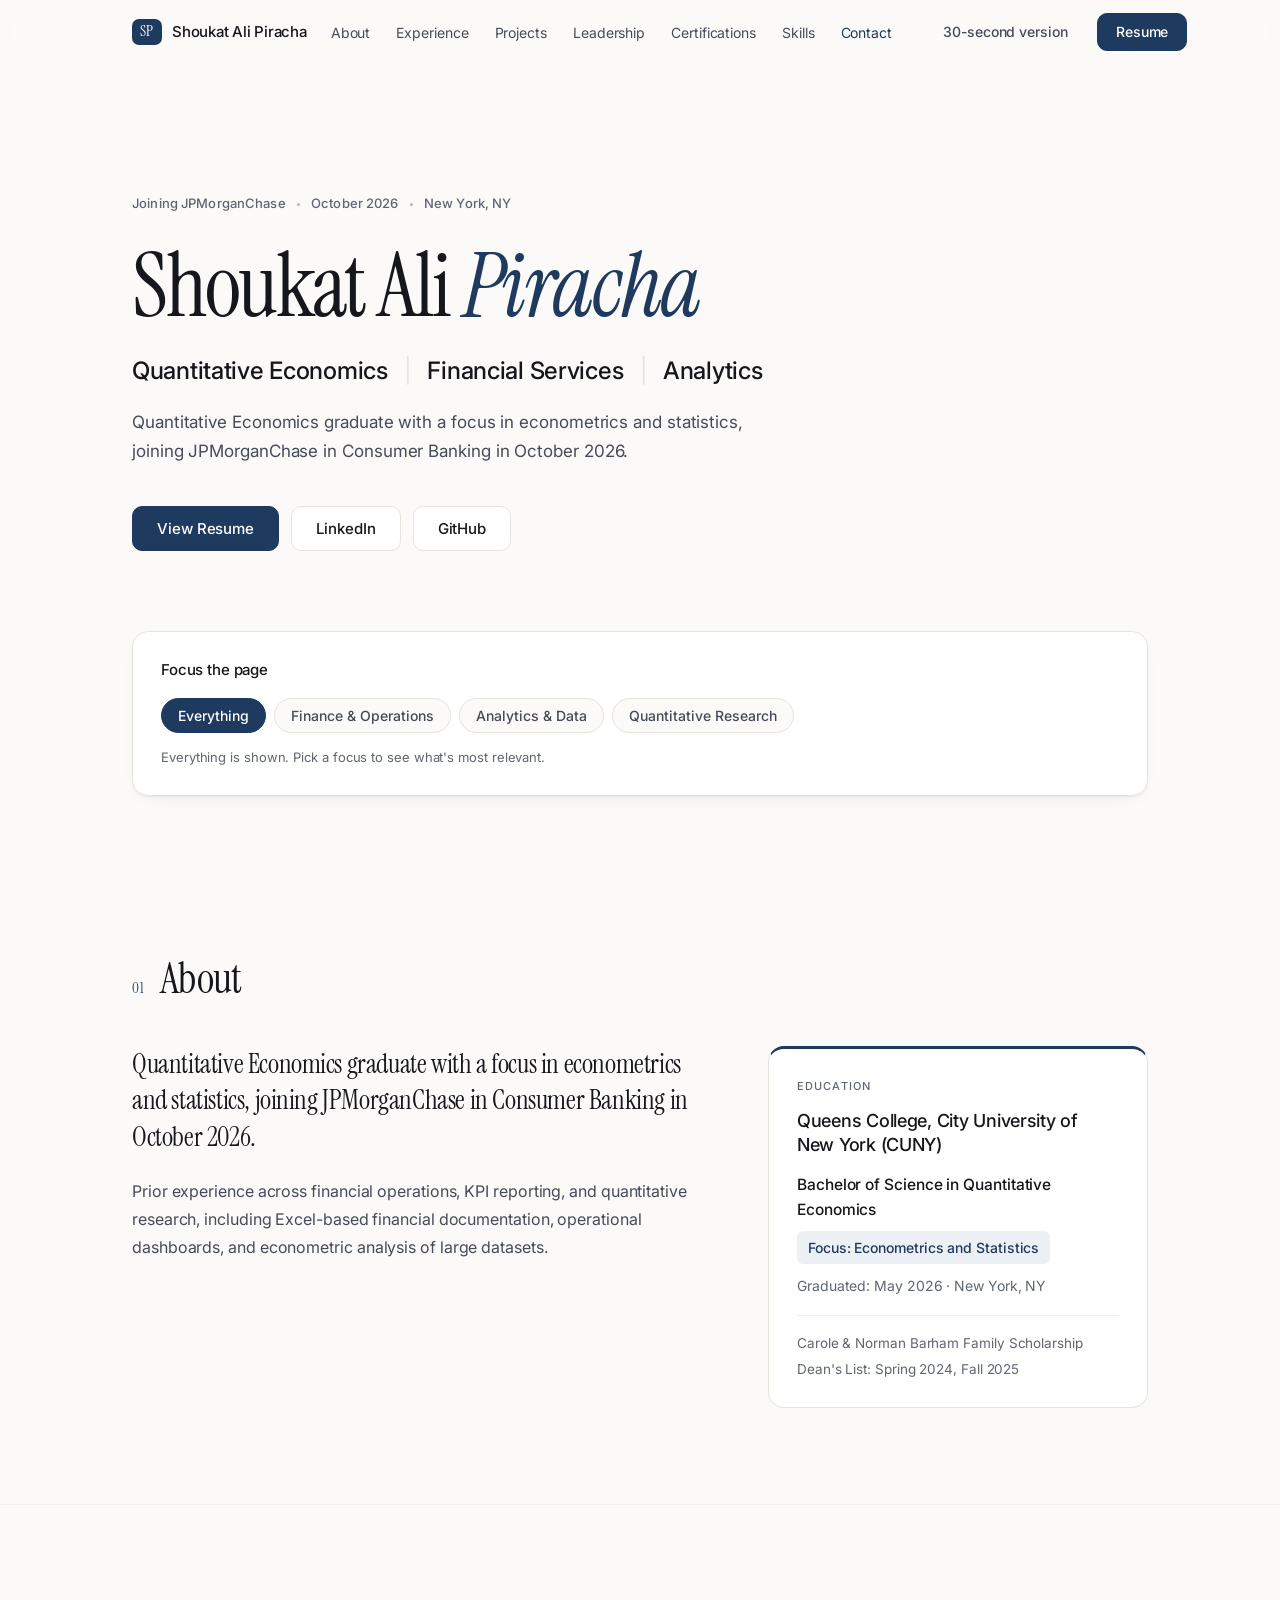
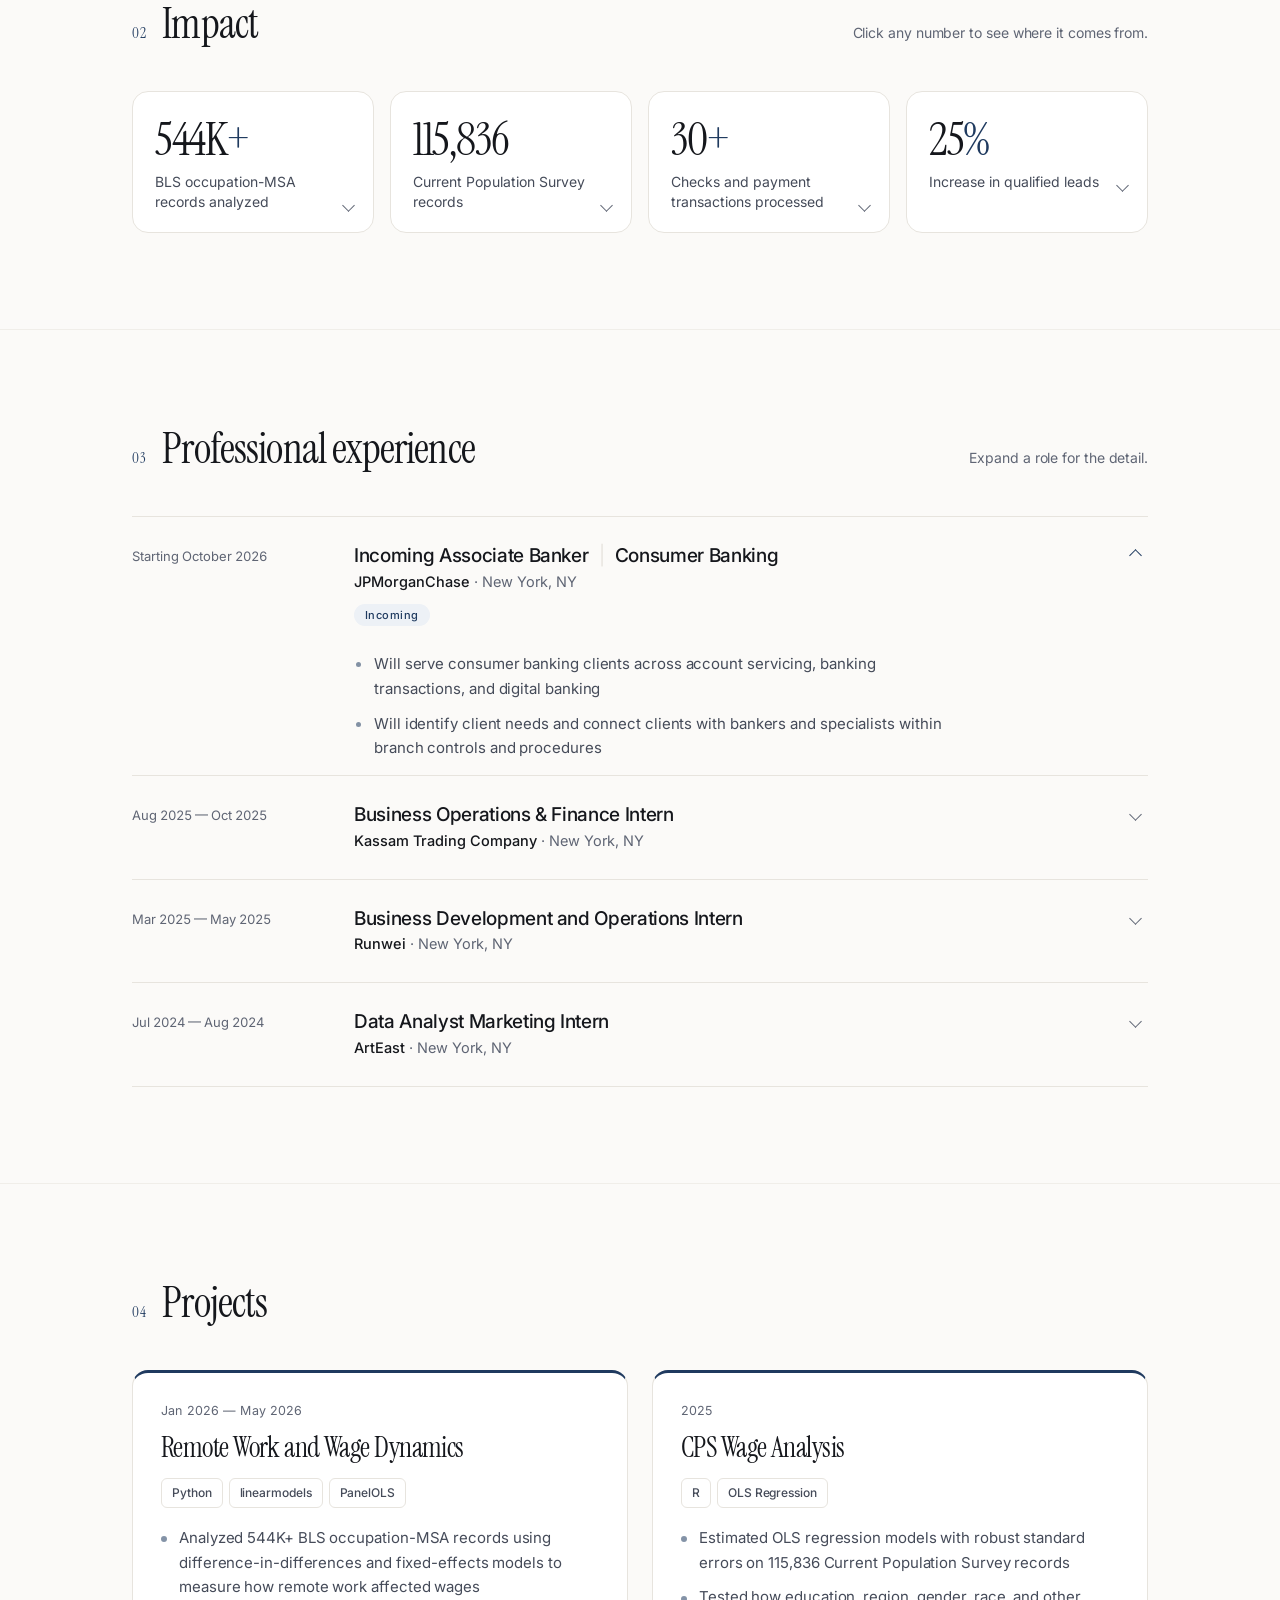
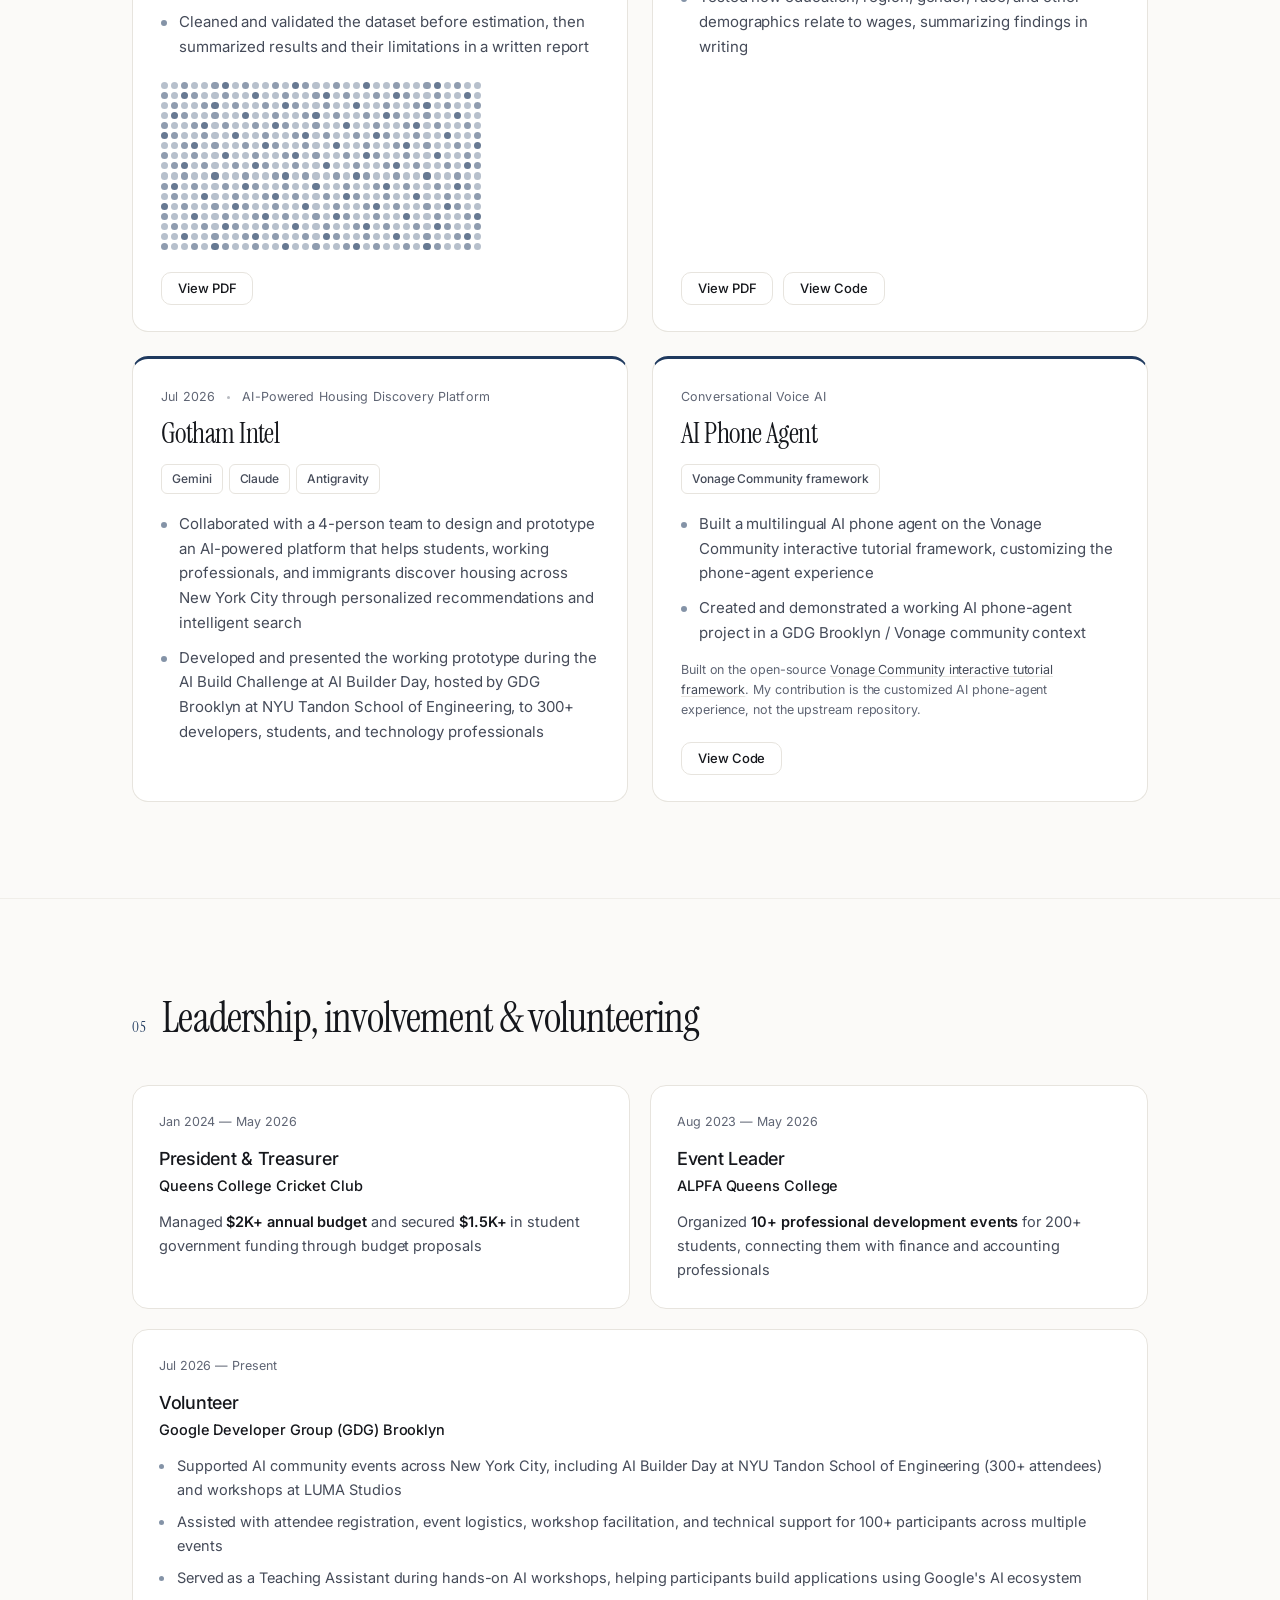
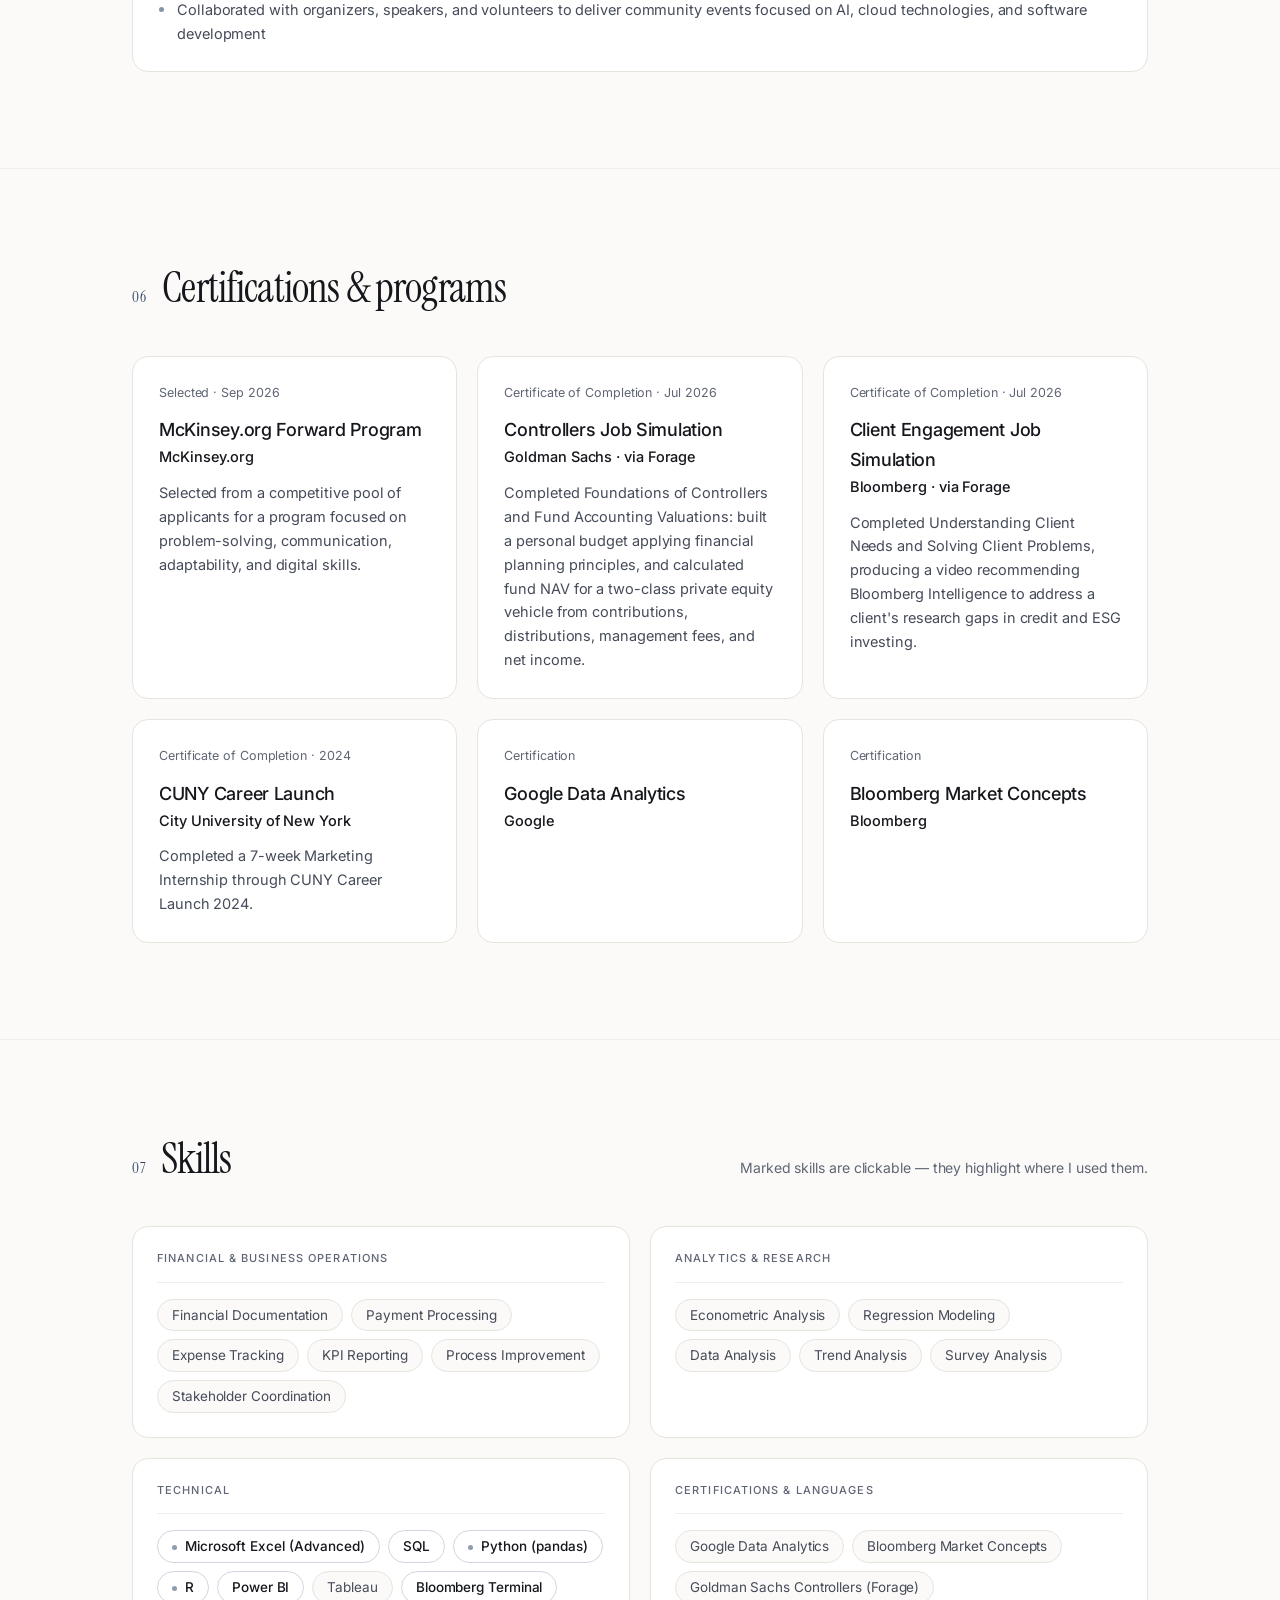
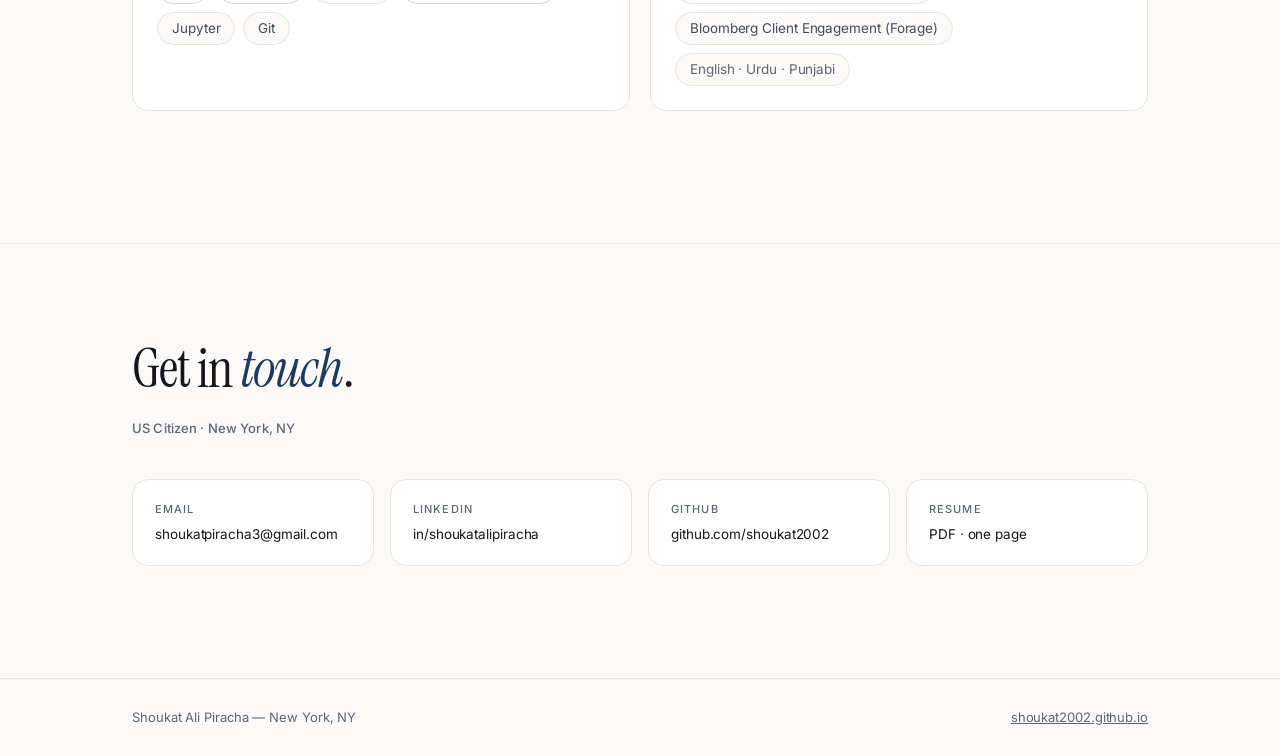
<file: index.html>
<!DOCTYPE html>
<html lang="en">
<head>
<meta charset="utf-8">
<meta name="viewport" content="width=device-width, initial-scale=1">

<title>Shoukat Ali Piracha | Quantitative Economics, Finance &amp; Analytics</title>
<meta name="description" content="Quantitative Economics graduate with a focus in econometrics and statistics, joining JPMorganChase in Consumer Banking in October 2026. Prior experience across financial operations, KPI reporting, and quantitative research.">
<meta name="author" content="Shoukat Ali Piracha">
<link rel="canonical" href="https://shoukat2002.github.io/">

<meta property="og:type" content="website">
<meta property="og:url" content="https://shoukat2002.github.io/">
<meta property="og:site_name" content="Shoukat Ali Piracha">
<meta property="og:title" content="Shoukat Ali Piracha | Quantitative Economics, Financial Services &amp; Analytics">
<meta property="og:description" content="Quantitative Economics graduate with a focus in econometrics and statistics, joining JPMorganChase in Consumer Banking in October 2026.">
<meta property="og:image" content="https://shoukat2002.github.io/og-image.png">
<meta property="og:image:width" content="1200">
<meta property="og:image:height" content="630">
<meta property="og:image:alt" content="Shoukat Ali Piracha — Quantitative Economics, Financial Services and Analytics">
<meta name="twitter:card" content="summary_large_image">
<meta name="twitter:title" content="Shoukat Ali Piracha | Quantitative Economics, Financial Services &amp; Analytics">
<meta name="twitter:description" content="Quantitative Economics graduate with a focus in econometrics and statistics, joining JPMorganChase in Consumer Banking in October 2026.">
<meta name="twitter:image" content="https://shoukat2002.github.io/og-image.png">

<meta name="theme-color" content="#FBFAF8">
<link rel="icon" href="data:image/svg+xml,%3Csvg xmlns='http://www.w3.org/2000/svg' viewBox='0 0 64 64'%3E%3Crect width='64' height='64' rx='14' fill='%231F3A5F'/%3E%3Ctext x='32' y='43' font-family='Georgia,serif' font-size='30' fill='white' text-anchor='middle'%3ESP%3C/text%3E%3C/svg%3E">

<link rel="preconnect" href="https://fonts.googleapis.com">
<link rel="preconnect" href="https://fonts.gstatic.com" crossorigin>
<link href="https://fonts.googleapis.com/css2?family=Instrument+Serif:ital@0;1&amp;family=Inter:wght@400;500;600&amp;display=swap" rel="stylesheet">
<link rel="stylesheet" href="styles.css">

<script type="application/ld+json">
{
  "@context": "https://schema.org",
  "@type": "Person",
  "name": "Shoukat Ali Piracha",
  "url": "https://shoukat2002.github.io/",
  "email": "mailto:shoukatpiracha3@gmail.com",
  "description": "Quantitative Economics graduate with a focus in econometrics and statistics, joining JPMorganChase in Consumer Banking in October 2026.",
  "alumniOf": { "@type": "CollegeOrUniversity", "name": "Queens College, City University of New York (CUNY)" },
  "address": { "@type": "PostalAddress", "addressLocality": "New York", "addressRegion": "NY", "addressCountry": "US" },
  "sameAs": [
    "https://www.linkedin.com/in/shoukatalipiracha",
    "https://github.com/shoukat2002"
  ]
}
</script>
</head>
<body>

<a class="skip-link" href="#main">Skip to content</a>

<header class="site-header" id="siteHeader">
  <div class="wrap header-inner">
    <a class="brand" href="#top">
      <span class="brand-mark" aria-hidden="true">SP</span>
      <span class="brand-name">Shoukat Ali Piracha</span>
    </a>

    <nav class="site-nav" id="siteNav" aria-label="Primary">
      <ul class="nav-list">
        <li><a href="#about">About</a></li>
        <li><a href="#experience">Experience</a></li>
        <li><a href="#projects">Projects</a></li>
        <li><a href="#leadership">Leadership</a></li>
        <li><a href="#certifications">Certifications</a></li>
        <li><a href="#skills">Skills</a></li>
        <li><a href="#contact">Contact</a></li>
      </ul>
      <div class="nav-actions">
        <button type="button" class="btn btn-quiet js-open-tldr">30-second version</button>
        <a class="btn btn-solid" href="Shoukat_Ali_Piracha_Resume.pdf" target="_blank" rel="noopener">Resume</a>
      </div>
    </nav>

    <button type="button" class="nav-toggle" id="navToggle" aria-expanded="false" aria-controls="siteNav" aria-label="Menu">
      <span class="nav-toggle-bars" aria-hidden="true"><i></i><i></i></span>
    </button>
  </div>
</header>

<main id="main">

<!-- ══ HERO ══════════════════════════════════════════════
     ON YOUR START DATE (October 12, 2026): change the eyebrow below to
     "JPMorganChase · Consumer Banking · New York City", then update the
     Experience entry and the resume PDF (see the comment in Experience). -->
<section class="hero" id="top">
  <div class="wrap">
    <p class="eyebrow reveal"><span class="nw">Joining JPMorganChase</span> <span class="dot" aria-hidden="true"></span> <span class="nw">October 2026</span> <span class="dot" aria-hidden="true"></span> <span class="nw">New York, NY</span></p>

    <h1 class="hero-name reveal">Shoukat Ali <em>Piracha</em></h1>

    <p class="hero-headline reveal">
      <span class="nw">Quantitative Economics</span> <span class="hero-sep" aria-hidden="true">|</span>
      <span class="nw">Financial Services</span> <span class="hero-sep" aria-hidden="true">|</span>
      <span class="nw">Analytics</span>
    </p>

    <p class="hero-sub reveal">
      Quantitative Economics graduate with a focus in econometrics and statistics, joining
      JPMorganChase in Consumer Banking in October 2026.
    </p>

    <div class="hero-ctas reveal">
      <a class="btn btn-solid btn-lg" href="Shoukat_Ali_Piracha_Resume.pdf" target="_blank" rel="noopener">View Resume</a>
      <a class="btn btn-outline btn-lg" href="https://www.linkedin.com/in/shoukatalipiracha" target="_blank" rel="noopener">LinkedIn</a>
      <a class="btn btn-outline btn-lg" href="https://github.com/shoukat2002" target="_blank" rel="noopener">GitHub</a>
    </div>
  </div>
</section>

<!-- ══ LENS ══════════════════════════════════════════════ -->
<section class="lens-section" id="lens" aria-labelledby="lens-title">
  <div class="wrap">
    <div class="lens-bar reveal">
      <h2 class="lens-title" id="lens-title">Focus the page</h2>
      <div class="lens-options" role="group" aria-label="Filter the page by focus area">
        <button type="button" class="lens-btn is-active" data-lens="all" aria-pressed="true">Everything</button>
        <button type="button" class="lens-btn" data-lens="finance" aria-pressed="false">Finance &amp; Operations</button>
        <button type="button" class="lens-btn" data-lens="analytics" aria-pressed="false">Analytics &amp; Data</button>
        <button type="button" class="lens-btn" data-lens="research" aria-pressed="false">Quantitative Research</button>
      </div>
      <p class="lens-hint" id="lensHint" role="status">Everything is shown. Pick a focus to see what's most relevant.</p>
    </div>
  </div>
</section>

<!-- ══ ABOUT + EDUCATION ═════════════════════════════════ -->
<section class="section" id="about" aria-labelledby="about-title">
  <div class="wrap">
    <div class="section-head reveal">
      <span class="section-num">01</span>
      <h2 class="section-title" id="about-title">About</h2>
    </div>

    <div class="about-grid">
      <div class="about-copy reveal">
        <p class="about-lede">
          Quantitative Economics graduate with a focus in econometrics and statistics,
          joining JPMorganChase in Consumer Banking in October 2026.
        </p>
        <p>
          Prior experience across financial operations, KPI reporting, and quantitative
          research, including Excel-based financial documentation, operational dashboards,
          and econometric analysis of large datasets.
        </p>
      </div>

      <div class="edu edu-feature reveal" data-tags="research analytics">
        <p class="edu-k">Education</p>
        <h3 class="edu-title">Queens College, City University of New York (CUNY)</h3>
        <p class="edu-degree">Bachelor of Science in Quantitative Economics</p>
        <p class="edu-focus">Focus: Econometrics and Statistics</p>
        <p class="edu-when">Graduated: May 2026 · New York, NY</p>
        <ul class="edu-honors">
          <li>Carole &amp; Norman Barham Family Scholarship</li>
          <li>Dean's List: Spring 2024, Fall 2025</li>
        </ul>
      </div>
    </div>
  </div>
</section>

<!-- ══ METRICS ═══════════════════════════════════════════ -->
<section class="section" id="impact" aria-labelledby="impact-title">
  <div class="wrap">
    <div class="section-head reveal">
      <span class="section-num">02</span>
      <h2 class="section-title" id="impact-title">Impact</h2>
      <p class="section-note">Click any number to see where it comes from.</p>
    </div>

    <div class="metrics">
      <article class="metric reveal" data-tags="research analytics">
        <button type="button" class="metric-btn" aria-expanded="false" aria-controls="m1">
          <span class="metric-num">544K<span class="metric-plus">+</span></span>
          <span class="metric-label">BLS occupation-MSA records analyzed</span>
          <span class="metric-cue" aria-hidden="true"></span>
        </button>
        <div class="metric-body" id="m1" hidden>
          <dl>
            <dt>Where</dt><dd>Remote Work and Wage Dynamics &mdash; Jan 2026 to May 2026</dd>
            <dt>What</dt><dd>Analyzed 544K+ BLS occupation-MSA records using difference-in-differences and fixed-effects models to measure how remote work affected wages.</dd>
          </dl>
        </div>
      </article>

      <article class="metric reveal" data-tags="research analytics">
        <button type="button" class="metric-btn" aria-expanded="false" aria-controls="m2">
          <span class="metric-num">115,836</span>
          <span class="metric-label">Current Population Survey records</span>
          <span class="metric-cue" aria-hidden="true"></span>
        </button>
        <div class="metric-body" id="m2" hidden>
          <dl>
            <dt>Where</dt><dd>CPS Wage Analysis &mdash; 2025</dd>
            <dt>What</dt><dd>Estimated OLS regression models with robust standard errors on 115,836 Current Population Survey records.</dd>
          </dl>
        </div>
      </article>

      <article class="metric reveal" data-tags="finance">
        <button type="button" class="metric-btn" aria-expanded="false" aria-controls="m3">
          <span class="metric-num">30<span class="metric-plus">+</span></span>
          <span class="metric-label">Checks and payment transactions processed</span>
          <span class="metric-cue" aria-hidden="true"></span>
        </button>
        <div class="metric-body" id="m3" hidden>
          <dl>
            <dt>Where</dt><dd>Kassam Trading Company &mdash; Business Operations &amp; Finance Intern</dd>
            <dt>What</dt><dd>Processed 30+ checks and payment transactions, maintaining Excel-based financial documentation and transaction records.</dd>
          </dl>
        </div>
      </article>

      <article class="metric reveal" data-tags="finance analytics">
        <button type="button" class="metric-btn" aria-expanded="false" aria-controls="m4">
          <span class="metric-num">25<span class="metric-plus">%</span></span>
          <span class="metric-label">Increase in qualified leads</span>
          <span class="metric-cue" aria-hidden="true"></span>
        </button>
        <div class="metric-body" id="m4" hidden>
          <dl>
            <dt>Where</dt><dd>Runwei &mdash; Business Development and Operations Intern</dd>
            <dt>What</dt><dd>Redesigned market research and outreach workflows using AI tooling, increasing qualified leads 25%.</dd>
          </dl>
        </div>
      </article>
    </div>
  </div>
</section>

<!-- ══ EXPERIENCE ════════════════════════════════════════ -->
<section class="section" id="experience" aria-labelledby="exp-title">
  <div class="wrap">
    <div class="section-head reveal">
      <span class="section-num">03</span>
      <h2 class="section-title" id="exp-title">Professional experience</h2>
      <p class="section-note">Expand a role for the detail.</p>
    </div>

    <div class="timeline">

      <!-- JPMorganChase — ON YOUR START DATE: change the title to
           "Associate Banker | Consumer Banking", the date to "Oct 2026 — Present",
           remove the "Incoming" tag, and change the bullets to past/present tense
           using only results you have actually achieved. Update the resume PDF too. -->
      <article class="role reveal is-open" data-tags="finance">
        <h3>
          <button type="button" class="role-btn" aria-expanded="true" aria-controls="r1">
            <span class="role-when">Starting October 2026</span>
            <span class="role-title">Incoming Associate Banker <span class="role-div" aria-hidden="true">|</span> Consumer Banking</span>
            <span class="role-co">JPMorganChase <span class="role-loc">· New York, NY</span></span>
            <span class="role-tags" aria-hidden="true"><span class="tag tag-status">Incoming</span></span>
            <span class="role-cue" aria-hidden="true"></span>
          </button>
        </h3>
        <div class="role-panel" id="r1">
          <div class="role-panel-inner">
            <ul>
              <li>Will serve consumer banking clients across account servicing, banking transactions, and digital banking</li>
              <li>Will identify client needs and connect clients with bankers and specialists within branch controls and procedures</li>
            </ul>
          </div>
        </div>
      </article>

      <article class="role reveal" data-tags="finance" data-skills="excel">
        <h3>
          <button type="button" class="role-btn" aria-expanded="false" aria-controls="r2">
            <span class="role-when">Aug 2025 — Oct 2025</span>
            <span class="role-title">Business Operations &amp; Finance Intern</span>
            <span class="role-co">Kassam Trading Company <span class="role-loc">· New York, NY</span></span>
            <span class="role-cue" aria-hidden="true"></span>
          </button>
        </h3>
        <div class="role-panel" id="r2">
          <div class="role-panel-inner">
            <ul>
              <li>Processed <strong>30+ checks and payment transactions</strong>, maintaining Excel-based financial documentation and transaction records</li>
              <li>Monitored company expenses and outstanding payments, flagging discrepancies and improving visibility into financial activity</li>
              <li>Coordinated requirements and follow-ups across 8+ client meetings with domestic and international buyers</li>
            </ul>
          </div>
        </div>
      </article>

      <article class="role reveal" data-tags="finance analytics" data-skills="excel">
        <h3>
          <button type="button" class="role-btn" aria-expanded="false" aria-controls="r3">
            <span class="role-when">Mar 2025 — May 2025</span>
            <span class="role-title">Business Development and Operations Intern</span>
            <span class="role-co">Runwei <span class="role-loc">· New York, NY</span></span>
            <span class="role-cue" aria-hidden="true"></span>
          </button>
        </h3>
        <div class="role-panel" id="r3">
          <div class="role-panel-inner">
            <ul>
              <li>Built Excel KPI dashboards used for operational reporting and pipeline monitoring across the team</li>
              <li>Redesigned market research and outreach workflows using AI tooling, increasing qualified leads <strong>25%</strong></li>
              <li>Evaluated partnership fit and supported outreach that generated engagement from 15+ organizations</li>
            </ul>
          </div>
        </div>
      </article>

      <article class="role reveal" data-tags="analytics" data-skills="excel">
        <h3>
          <button type="button" class="role-btn" aria-expanded="false" aria-controls="r4">
            <span class="role-when">Jul 2024 — Aug 2024</span>
            <span class="role-title">Data Analyst Marketing Intern</span>
            <span class="role-co">ArtEast <span class="role-loc">· New York, NY</span></span>
            <span class="role-cue" aria-hidden="true"></span>
          </button>
        </h3>
        <div class="role-panel" id="r4">
          <div class="role-panel-inner">
            <ul>
              <li>Consolidated 3 years of fragmented survey data into structured Excel datasets for trend and cohort analysis</li>
              <li>Analyzed <strong>1,000+ survey responses</strong> to identify engagement drivers and reported findings to stakeholders</li>
            </ul>
          </div>
        </div>
      </article>

    </div>
  </div>
</section>

<!-- ══ PROJECTS ══════════════════════════════════════════ -->
<section class="section" id="projects" aria-labelledby="proj-title">
  <div class="wrap">
    <div class="section-head reveal">
      <span class="section-num">04</span>
      <h2 class="section-title" id="proj-title">Projects</h2>
    </div>

    <div class="proj-grid">
      <article class="proj-card reveal" data-tags="research analytics" data-skills="python">
        <p class="project-meta">Jan 2026 — May 2026</p>
        <h3 class="project-title">Remote Work and Wage Dynamics</h3>
        <ul class="method-tags" aria-label="Tools">
          <li>Python</li>
          <li>linearmodels</li>
          <li>PanelOLS</li>
        </ul>
        <ul class="proj-points">
          <li>Analyzed 544K+ BLS occupation-MSA records using difference-in-differences and fixed-effects models to measure how remote work affected wages</li>
          <li>Cleaned and validated the dataset before estimation, then summarized results and their limitations in a written report</li>
        </ul>
        <div class="dotgrid proj-dots" id="dotgrid" aria-hidden="true"></div>
        <div class="project-links">
          <a class="btn btn-outline" href="Remote_Work_and_Wage_Dynamics_Piracha.pdf" target="_blank" rel="noopener">View PDF</a>
        </div>
      </article>

      <article class="proj-card reveal" data-tags="research analytics" data-skills="r">
        <p class="project-meta">2025</p>
        <h3 class="project-title">CPS Wage Analysis</h3>
        <ul class="method-tags" aria-label="Tools">
          <li>R</li>
          <li>OLS Regression</li>
        </ul>
        <ul class="proj-points">
          <li>Estimated OLS regression models with robust standard errors on 115,836 Current Population Survey records</li>
          <li>Tested how education, region, gender, race, and other demographics relate to wages, summarizing findings in writing</li>
        </ul>
        <div class="project-links">
          <a class="btn btn-outline" href="CPS_Wage_Analysis_Piracha.pdf" target="_blank" rel="noopener">View PDF</a>
          <a class="btn btn-outline" href="CPS_Wage_Analysis_Piracha.qmd" target="_blank" rel="noopener">View Code</a>
        </div>
      </article>

      <article class="proj-card reveal" data-tags="analytics">
        <p class="project-meta">Jul 2026 <span class="dot" aria-hidden="true"></span> AI-Powered Housing Discovery Platform</p>
        <h3 class="project-title">Gotham Intel</h3>
        <ul class="method-tags" aria-label="Built with">
          <li>Gemini</li>
          <li>Claude</li>
          <li>Antigravity</li>
        </ul>
        <ul class="proj-points">
          <li>Collaborated with a 4-person team to design and prototype an AI-powered platform that helps students, working professionals, and immigrants discover housing across New York City through personalized recommendations and intelligent search</li>
          <li>Developed and presented the working prototype during the AI Build Challenge at AI Builder Day, hosted by GDG Brooklyn at NYU Tandon School of Engineering, to 300+ developers, students, and technology professionals</li>
        </ul>
      </article>

      <article class="proj-card reveal" data-tags="analytics">
        <p class="project-meta">Conversational Voice AI</p>
        <h3 class="project-title">AI Phone Agent</h3>
        <ul class="method-tags" aria-label="Framework">
          <li>Vonage Community framework</li>
        </ul>
        <ul class="proj-points">
          <li>Built a multilingual AI phone agent on the Vonage Community interactive tutorial framework, customizing the phone-agent experience</li>
          <li>Created and demonstrated a working AI phone-agent project in a GDG Brooklyn / Vonage community context</li>
        </ul>
        <p class="project-attrib">Built on the open-source <a href="https://github.com/Vonage-Community/tutorial-interactive_tutorials" target="_blank" rel="noopener">Vonage Community interactive tutorial framework</a>. My contribution is the customized AI phone-agent experience, not the upstream repository.</p>
        <div class="project-links">
          <a class="btn btn-outline" href="https://github.com/shoukat2002/tutorial-interactive_tutorials" target="_blank" rel="noopener">View Code</a>
        </div>
      </article>
    </div>
  </div>
</section>

<!-- ══ LEADERSHIP ════════════════════════════════════════ -->
<section class="section" id="leadership" aria-labelledby="lead-title">
  <div class="wrap">
    <div class="section-head reveal">
      <span class="section-num">05</span>
      <h2 class="section-title" id="lead-title">Leadership, involvement &amp; volunteering</h2>
    </div>

    <div class="lead-grid">
      <article class="lead-card reveal" data-tags="finance">
        <p class="lead-when">Jan 2024 — May 2026</p>
        <h3>President &amp; Treasurer</h3>
        <p class="lead-org">Queens College Cricket Club</p>
        <p class="lead-desc">Managed <strong>$2K+ annual budget</strong> and secured <strong>$1.5K+</strong> in student government funding through budget proposals</p>
      </article>

      <article class="lead-card reveal" data-tags="finance">
        <p class="lead-when">Aug 2023 — May 2026</p>
        <h3>Event Leader</h3>
        <p class="lead-org">ALPFA Queens College</p>
        <p class="lead-desc">Organized <strong>10+ professional development events</strong> for 200+ students, connecting them with finance and accounting professionals</p>
      </article>

      <article class="lead-card lead-card-wide reveal" data-tags="analytics">
        <p class="lead-when">Jul 2026 — Present</p>
        <h3>Volunteer</h3>
        <p class="lead-org">Google Developer Group (GDG) Brooklyn</p>
        <ul class="lead-list">
          <li>Supported AI community events across New York City, including AI Builder Day at NYU Tandon School of Engineering (300+ attendees) and workshops at LUMA Studios</li>
          <li>Assisted with attendee registration, event logistics, workshop facilitation, and technical support for 100+ participants across multiple events</li>
          <li>Served as a Teaching Assistant during hands-on AI workshops, helping participants build applications using Google's AI ecosystem</li>
          <li>Collaborated with organizers, speakers, and volunteers to deliver community events focused on AI, cloud technologies, and software development</li>
        </ul>
      </article>
    </div>
  </div>
</section>

<!-- ══ CERTIFICATIONS & PROGRAMS ═════════════════════════ -->
<section class="section" id="certifications" aria-labelledby="cert-title">
  <div class="wrap">
    <div class="section-head reveal">
      <span class="section-num">06</span>
      <h2 class="section-title" id="cert-title">Certifications &amp; programs</h2>
    </div>

    <div class="cert-grid">
      <article class="lead-card reveal" data-tags="finance">
        <p class="lead-when">Selected · Sep 2026</p>
        <h3>McKinsey.org Forward Program</h3>
        <p class="lead-org">McKinsey.org</p>
        <p class="lead-desc">Selected from a competitive pool of applicants for a program focused on problem-solving, communication, adaptability, and digital skills.</p>
      </article>

      <article class="lead-card reveal" data-tags="finance">
        <p class="lead-when">Certificate of Completion · Jul 2026</p>
        <h3>Controllers Job Simulation</h3>
        <p class="lead-org">Goldman Sachs · via Forage</p>
        <p class="lead-desc">Completed Foundations of Controllers and Fund Accounting Valuations: built a personal budget applying financial planning principles, and calculated fund NAV for a two-class private equity vehicle from contributions, distributions, management fees, and net income.</p>
      </article>

      <article class="lead-card reveal" data-tags="finance">
        <p class="lead-when">Certificate of Completion · Jul 2026</p>
        <h3>Client Engagement Job Simulation</h3>
        <p class="lead-org">Bloomberg · via Forage</p>
        <p class="lead-desc">Completed Understanding Client Needs and Solving Client Problems, producing a video recommending Bloomberg Intelligence to address a client's research gaps in credit and ESG investing.</p>
      </article>

      <article class="lead-card reveal" data-tags="analytics">
        <p class="lead-when">Certificate of Completion · 2024</p>
        <h3>CUNY Career Launch</h3>
        <p class="lead-org">City University of New York</p>
        <p class="lead-desc">Completed a 7-week Marketing Internship through CUNY Career Launch 2024.</p>
      </article>

      <article class="lead-card reveal" data-tags="analytics">
        <p class="lead-when">Certification</p>
        <h3>Google Data Analytics</h3>
        <p class="lead-org">Google</p>
      </article>

      <article class="lead-card reveal" data-tags="finance">
        <p class="lead-when">Certification</p>
        <h3>Bloomberg Market Concepts</h3>
        <p class="lead-org">Bloomberg</p>
      </article>
    </div>
  </div>
</section>

<!-- ══ SKILLS ════════════════════════════════════════════ -->
<section class="section" id="skills" aria-labelledby="skills-title">
  <div class="wrap">
    <div class="section-head reveal">
      <span class="section-num">07</span>
      <h2 class="section-title" id="skills-title">Skills</h2>
      <p class="section-note">Marked skills are clickable — they highlight where I used them.</p>
    </div>

    <div class="skills reveal">
      <div class="skill-group">
        <h3>Financial &amp; Business Operations</h3>
        <div class="chips">
          <span class="chip" data-tags="finance">Financial Documentation</span>
          <span class="chip" data-tags="finance">Payment Processing</span>
          <span class="chip" data-tags="finance">Expense Tracking</span>
          <span class="chip" data-tags="finance analytics">KPI Reporting</span>
          <span class="chip" data-tags="finance">Process Improvement</span>
          <span class="chip" data-tags="finance">Stakeholder Coordination</span>
        </div>
      </div>

      <div class="skill-group">
        <h3>Analytics &amp; Research</h3>
        <div class="chips">
          <span class="chip" data-tags="research">Econometric Analysis</span>
          <span class="chip" data-tags="research">Regression Modeling</span>
          <span class="chip" data-tags="analytics">Data Analysis</span>
          <span class="chip" data-tags="analytics">Trend Analysis</span>
          <span class="chip" data-tags="analytics">Survey Analysis</span>
        </div>
      </div>

      <div class="skill-group">
        <h3>Technical</h3>
        <div class="chips">
          <button type="button" class="chip chip-core is-linked" data-skill="excel" data-tags="finance analytics" aria-pressed="false">Microsoft Excel (Advanced)</button>
          <span class="chip chip-core" data-tags="analytics">SQL</span>
          <button type="button" class="chip chip-core is-linked" data-skill="python" data-tags="analytics research" aria-pressed="false">Python (pandas)</button>
          <button type="button" class="chip chip-core is-linked" data-skill="r" data-tags="analytics research" aria-pressed="false">R</button>
          <span class="chip chip-core" data-tags="analytics">Power BI</span>
          <span class="chip" data-tags="analytics">Tableau</span>
          <span class="chip chip-core" data-tags="finance analytics">Bloomberg Terminal</span>
          <span class="chip" data-tags="analytics research">Jupyter</span>
          <span class="chip" data-tags="research">Git</span>
        </div>
      </div>

      <div class="skill-group">
        <h3>Certifications &amp; Languages</h3>
        <div class="chips">
          <span class="chip" data-tags="analytics">Google Data Analytics</span>
          <span class="chip" data-tags="finance">Bloomberg Market Concepts</span>
          <span class="chip" data-tags="finance">Goldman Sachs Controllers (Forage)</span>
          <span class="chip" data-tags="finance">Bloomberg Client Engagement (Forage)</span>
          <span class="chip chip-lang">English · Urdu · Punjabi</span>
        </div>
      </div>
    </div>

    <p class="skill-status" id="skillStatus" role="status"></p>
  </div>
</section>

<!-- ══ CONTACT ═══════════════════════════════════════════ -->
<section class="section section-contact" id="contact" aria-labelledby="contact-title">
  <div class="wrap">
    <h2 class="contact-head reveal" id="contact-title">Get in <em>touch</em>.</h2>
    <p class="contact-status reveal">US Citizen · New York, NY</p>

    <div class="contact-grid contact-grid-4 reveal">
      <a class="contact-card" href="mailto:shoukatpiracha3@gmail.com">
        <span class="contact-k">Email</span>
        <span class="contact-v">shoukatpiracha3@gmail.com</span>
      </a>
      <a class="contact-card" href="https://www.linkedin.com/in/shoukatalipiracha" target="_blank" rel="noopener">
        <span class="contact-k">LinkedIn</span>
        <span class="contact-v">in/shoukatalipiracha</span>
      </a>
      <a class="contact-card" href="https://github.com/shoukat2002" target="_blank" rel="noopener">
        <span class="contact-k">GitHub</span>
        <span class="contact-v">github.com/shoukat2002</span>
      </a>
      <a class="contact-card" href="Shoukat_Ali_Piracha_Resume.pdf" target="_blank" rel="noopener">
        <span class="contact-k">Resume</span>
        <span class="contact-v">PDF · one page</span>
      </a>
    </div>
  </div>
</section>

</main>

<footer class="site-footer">
  <div class="wrap footer-inner">
    <p>Shoukat Ali Piracha — New York, NY</p>
    <p><a href="https://shoukat2002.github.io/">shoukat2002.github.io</a></p>
  </div>
</footer>

<!-- ══ 30-SECOND VERSION ═════════════════════════════════ -->
<dialog class="tldr" id="tldr" aria-labelledby="tldr-title">
  <div class="tldr-inner">
    <div class="tldr-head">
      <h2 id="tldr-title">The 30-second version</h2>
      <button type="button" class="tldr-close" id="tldrClose" aria-label="Close">&times;</button>
    </div>
    <ul class="tldr-list">
      <li><strong>B.S. Quantitative Economics</strong>, Queens College (CUNY), May 2026 &mdash; Focus: Econometrics and Statistics.</li>
      <li><strong>Incoming Associate Banker</strong>, JPMorganChase, Consumer Banking &mdash; starting October 2026.</li>
      <li><strong>Financial operations</strong> &mdash; processed 30+ checks and payment transactions with Excel-based financial documentation.</li>
      <li><strong>Quantitative research</strong> &mdash; 544K+ BLS occupation-MSA records and 115,836 Current Population Survey records.</li>
      <li><strong>Programs</strong> &mdash; selected for the McKinsey.org Forward Program; Goldman Sachs and Bloomberg job simulations via Forage.</li>
      <li><strong>Technical</strong> &mdash; Microsoft Excel (Advanced), SQL, Python (pandas), R, Power BI, Tableau, Bloomberg Terminal.</li>
    </ul>
    <div class="tldr-actions">
      <a class="btn btn-solid" href="Shoukat_Ali_Piracha_Resume.pdf" target="_blank" rel="noopener">View Resume</a>
      <button type="button" class="btn btn-outline" id="tldrBack">Back to the full site</button>
    </div>
  </div>
</dialog>

<script src="script.js"></script>
</body>
</html>
</file>
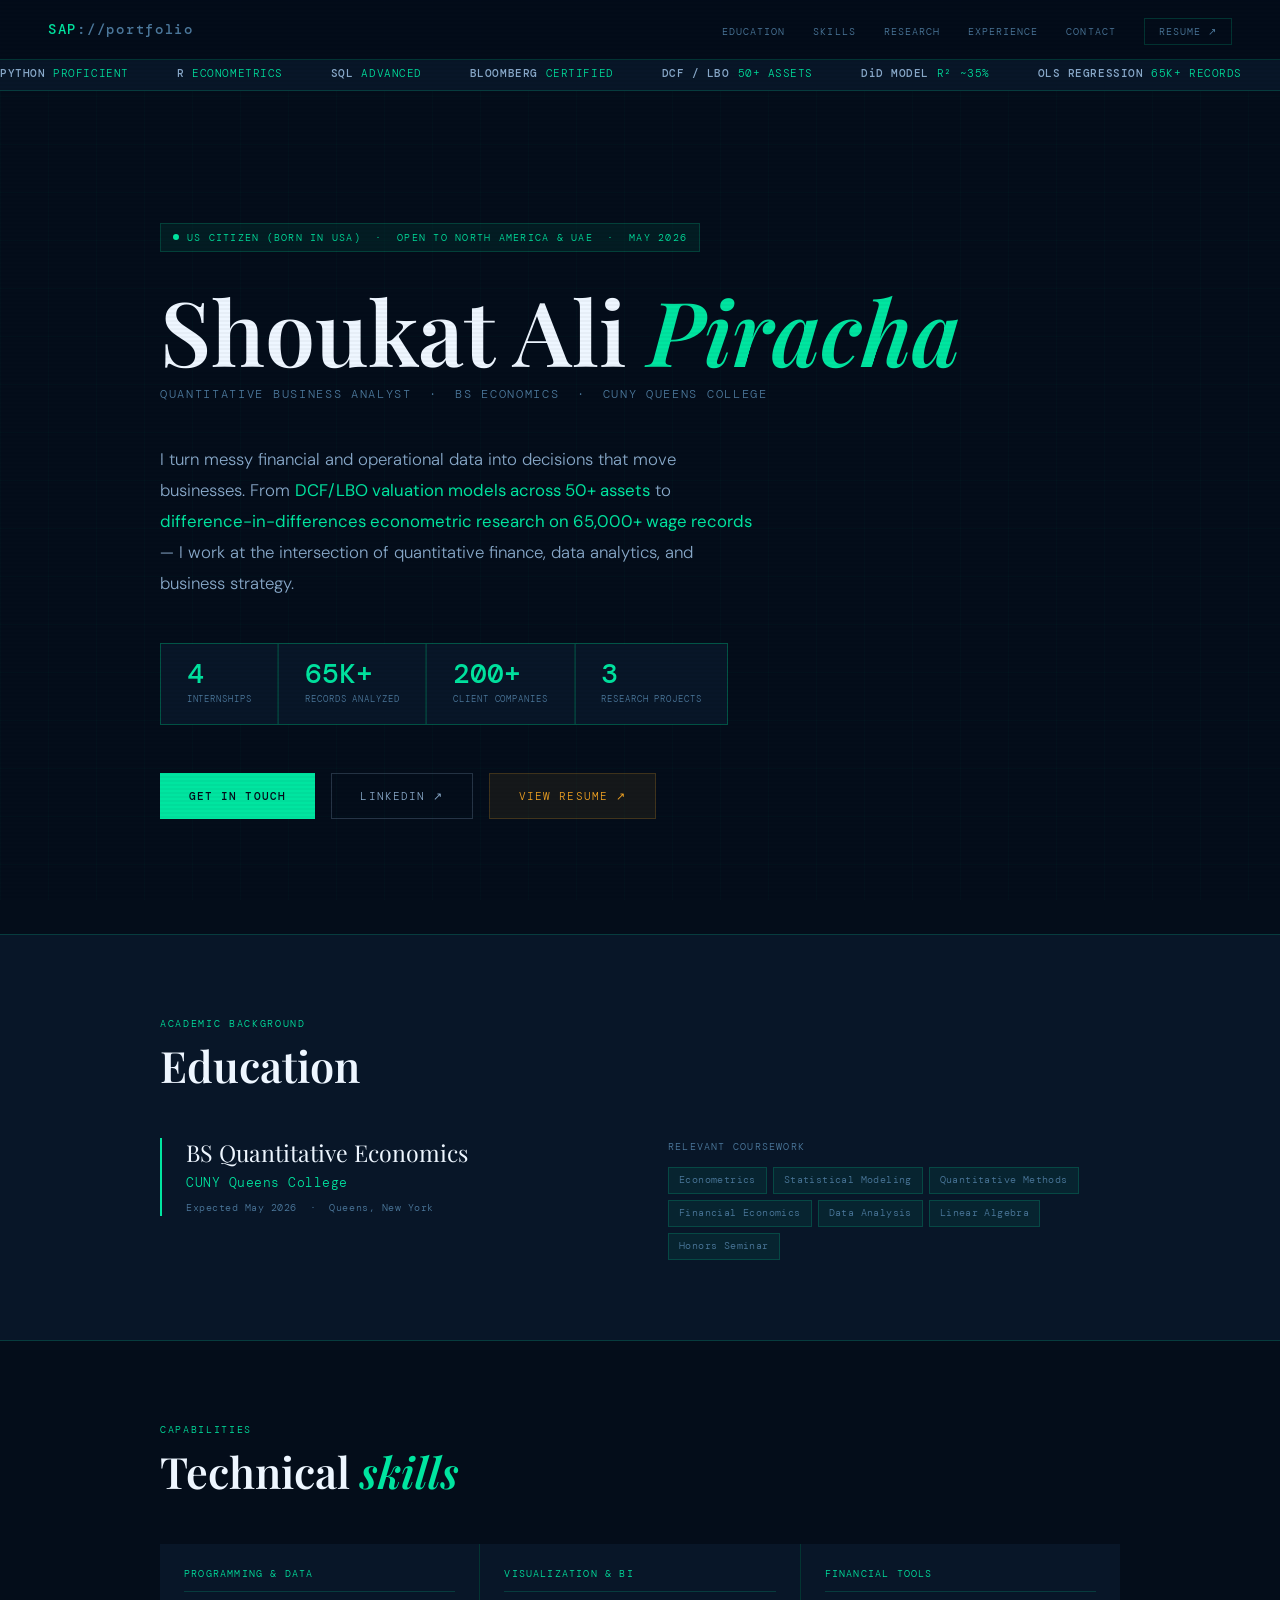
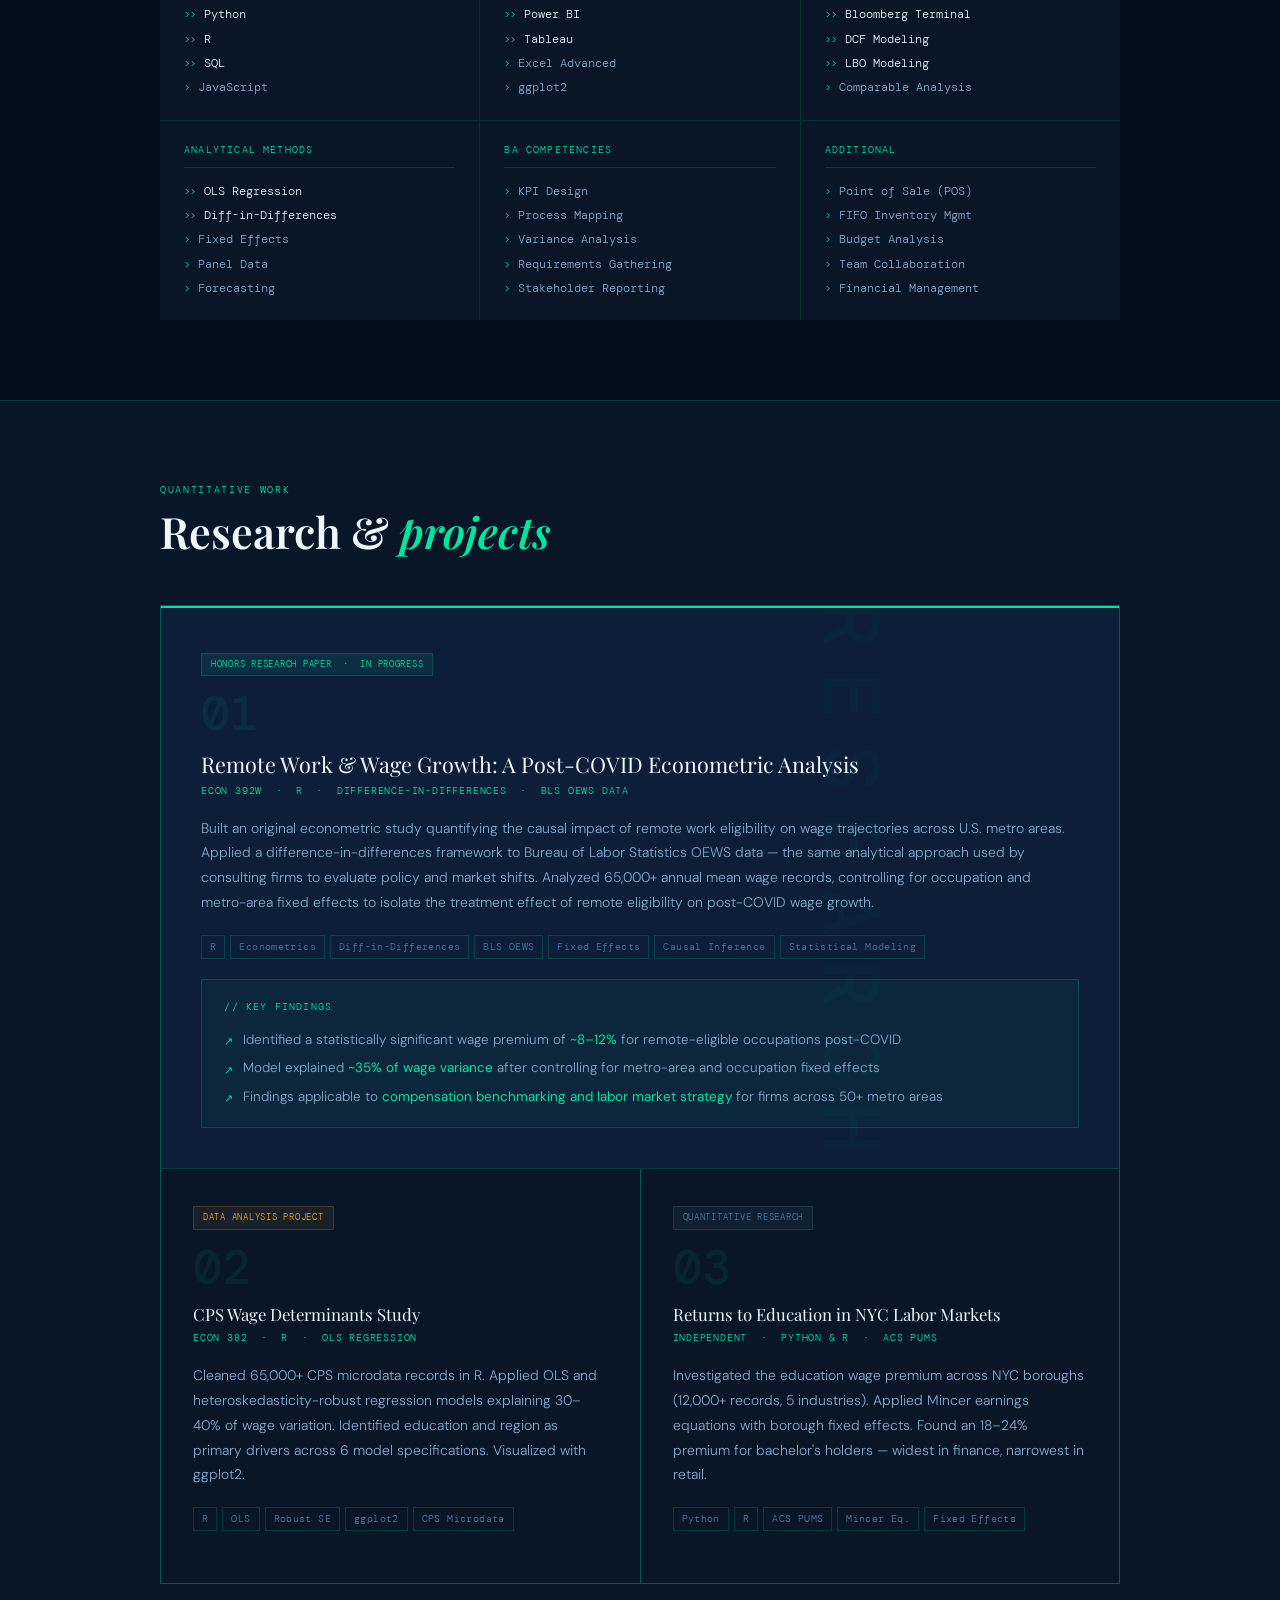
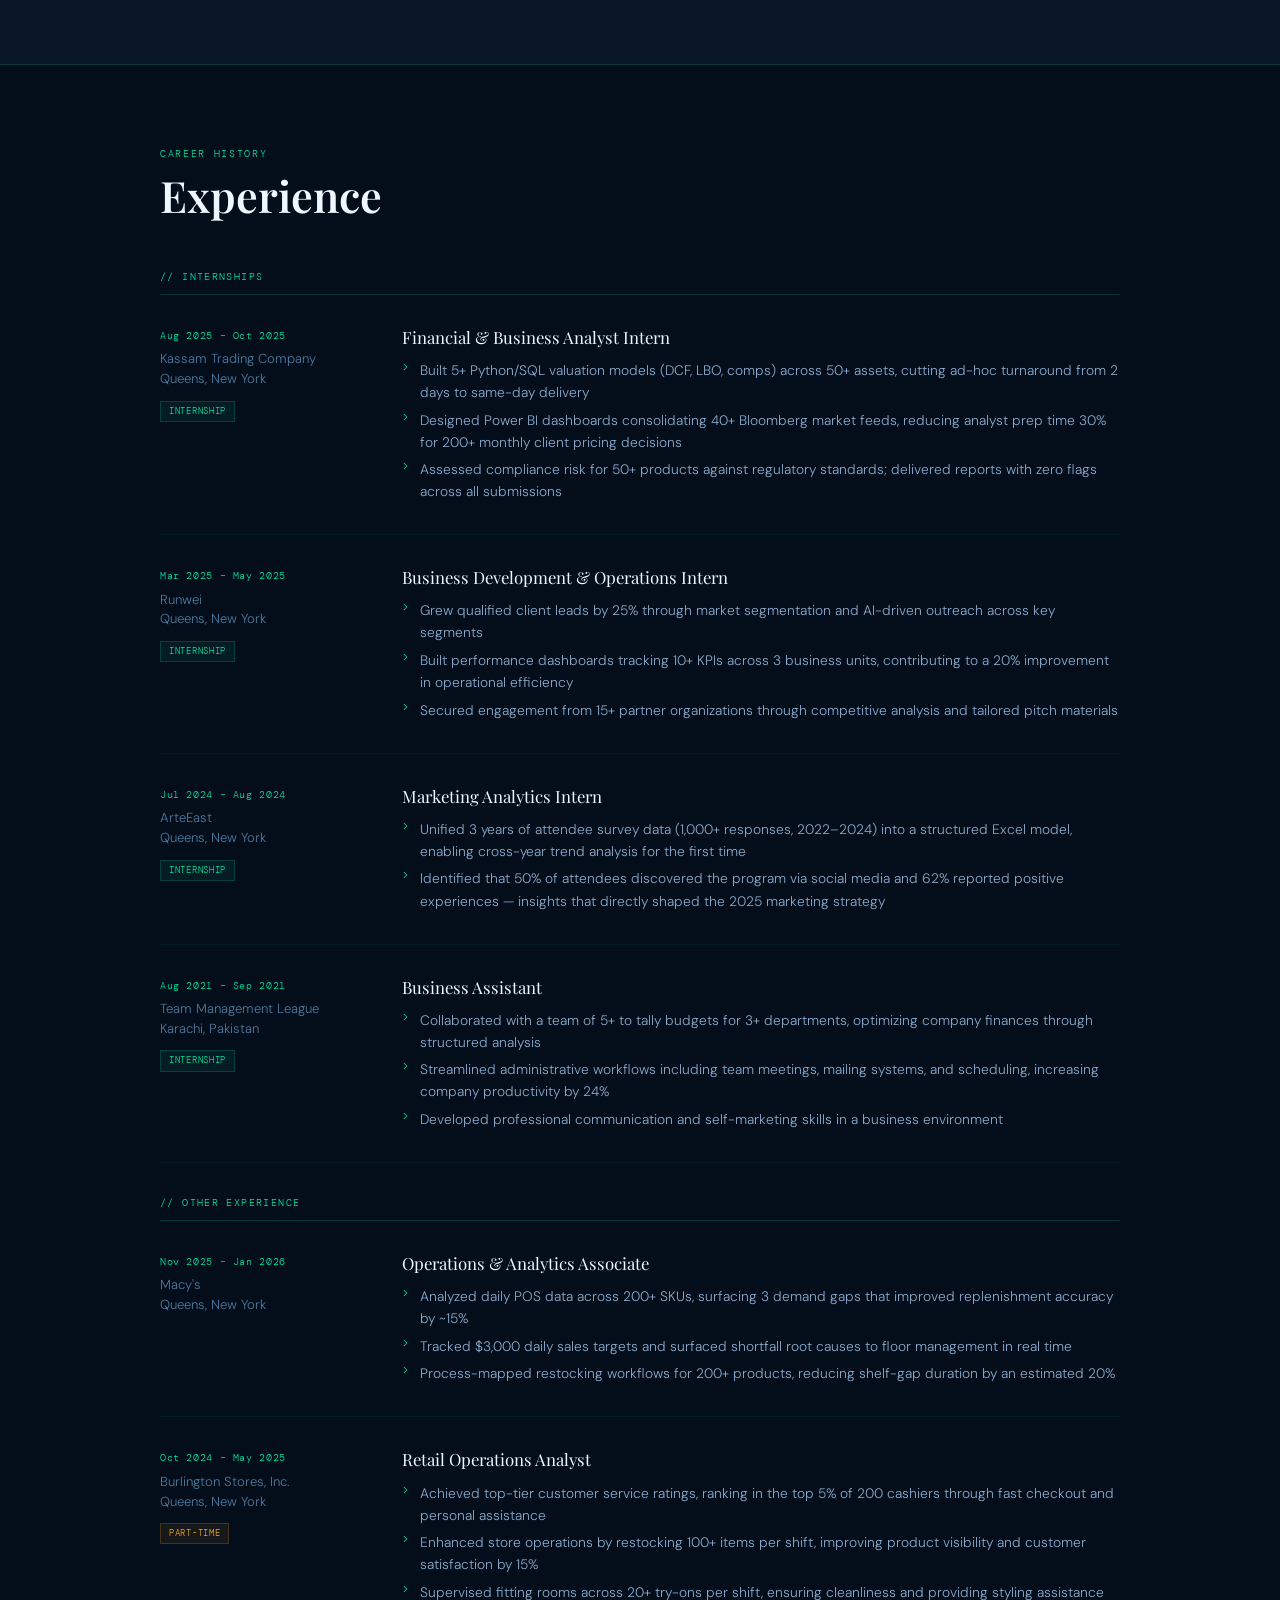
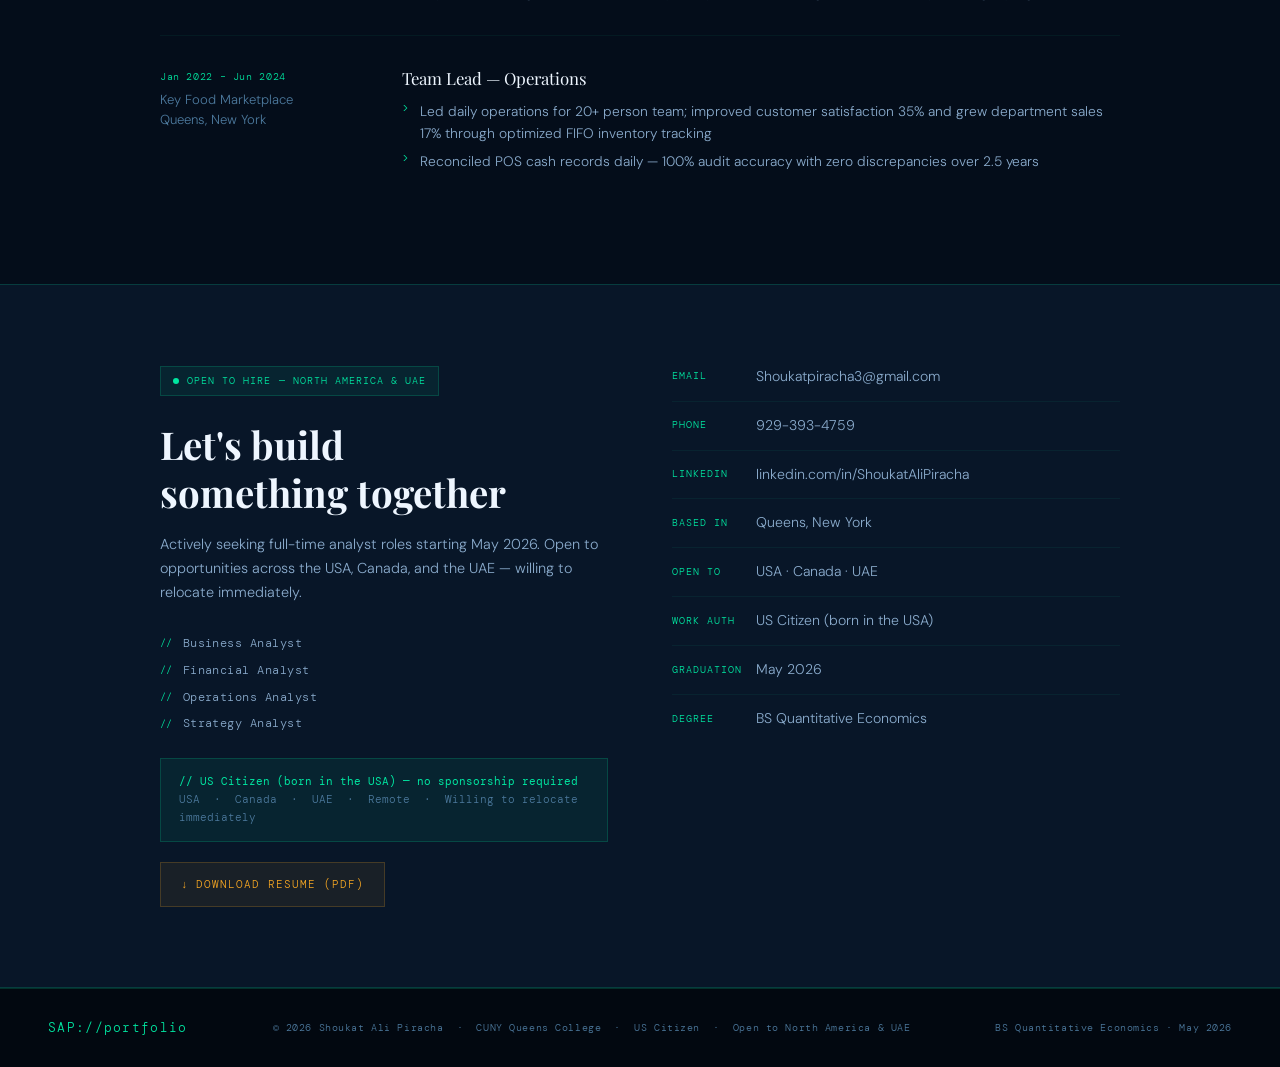
<file: index (1).html>
<!DOCTYPE html>
<html lang="en">
<head>
<meta charset="UTF-8">
<meta name="viewport" content="width=device-width, initial-scale=1.0">
<title>Shoukat Ali Piracha — Quantitative Business Analyst</title>
<meta property="og:title" content="Shoukat Ali Piracha — Quantitative Business Analyst">
<meta property="og:description" content="May 2026 graduate. US Citizen (born in the USA). Python · R · SQL · Bloomberg Terminal. Econometric research · DCF/LBO models · Open to North America & UAE.">
<meta property="og:type" content="website">
<meta name="description" content="Quantitative Business Analyst candidate, May 2026. US Citizen (born in the USA). CUNY Queens College. Python, R, SQL, Bloomberg. Open to roles across North America and UAE.">
<link rel="preconnect" href="https://fonts.googleapis.com">
<link rel="preconnect" href="https://fonts.gstatic.com" crossorigin>
<link href="https://fonts.googleapis.com/css2?family=Playfair+Display:ital,wght@0,400;0,600;1,400&family=DM+Mono:wght@300;400;500&family=DM+Sans:wght@300;400;500&display=swap" rel="stylesheet">
<style>
:root{
  --bg:#040d1a;
  --bg2:#081628;
  --bg3:#0c1e38;
  --bg4:#102548;
  --green:#00e5a0;
  --green-dim:#00b87d;
  --green-bg:rgba(0,229,160,0.07);
  --green-border:rgba(0,229,160,0.18);
  --amber:#f5a623;
  --amber-dim:#c88419;
  --amber-bg:rgba(245,166,35,0.07);
  --amber-border:rgba(245,166,35,0.2);
  --text:#cce0f5;
  --text2:#8aabcc;
  --text3:#4d7a9e;
  --white:#eef6ff;
  --red:#ff4d6d;
}
*,*::before,*::after{box-sizing:border-box;margin:0;padding:0}
html{scroll-behavior:smooth}
body{background:var(--bg);color:var(--text);font-family:'DM Sans',sans-serif;font-weight:300;line-height:1.7;overflow-x:hidden}

/* GRID BACKGROUND */
body::before{
  content:'';position:fixed;inset:0;z-index:0;pointer-events:none;
  background-image:
    linear-gradient(rgba(0,229,160,0.025) 1px,transparent 1px),
    linear-gradient(90deg,rgba(0,229,160,0.025) 1px,transparent 1px);
  background-size:48px 48px;
}

/* SCANLINE */
body::after{
  content:'';position:fixed;inset:0;z-index:998;pointer-events:none;
  background:repeating-linear-gradient(0deg,transparent,transparent 2px,rgba(0,0,0,0.03) 2px,rgba(0,0,0,0.03) 4px);
}

/* NAV */
nav{
  position:fixed;top:0;left:0;right:0;z-index:100;
  display:flex;align-items:center;justify-content:space-between;
  padding:1rem 3rem;
  background:rgba(4,13,26,0.97);
  border-bottom:1px solid var(--green-border);
}
.logo{
  font-family:'DM Mono',monospace;font-size:0.9rem;
  color:var(--green);text-decoration:none;letter-spacing:0.12em;font-weight:500;
}
.logo span{color:var(--text3)}
.nav-links{display:flex;gap:1.75rem;list-style:none;align-items:center}
.nav-links a{
  font-family:'DM Mono',monospace;font-size:0.65rem;color:var(--text3);
  text-decoration:none;letter-spacing:0.1em;text-transform:uppercase;transition:color 0.2s;
}
.nav-links a:hover{color:var(--green)}
.nav-resume{
  font-family:'DM Mono',monospace;font-size:0.65rem;
  padding:6px 14px;background:transparent;
  color:var(--green);border:1px solid var(--green-border);
  text-decoration:none;letter-spacing:0.1em;text-transform:uppercase;
  transition:background 0.2s;
}
.nav-resume:hover{background:var(--green-bg)}

/* TICKER */
.ticker{
  background:var(--bg2);border-bottom:1px solid var(--green-border);
  padding:0.45rem 0;overflow:hidden;position:relative;z-index:99;margin-top:57px;
}
.ticker-inner{
  display:flex;gap:3rem;white-space:nowrap;
  animation:ticker 28s linear infinite;
}
@keyframes ticker{0%{transform:translateX(0)}100%{transform:translateX(-50%)}}
.tick-item{
  font-family:'DM Mono',monospace;font-size:0.68rem;color:var(--text3);
  display:flex;align-items:center;gap:0.5rem;letter-spacing:0.05em;flex-shrink:0;
}
.tick-item .up{color:var(--green)}
.tick-item .down{color:var(--red)}
.tick-label{color:var(--text2);font-weight:500}

/* HERO */
.hero{
  min-height:calc(100vh - 57px);display:flex;align-items:center;
  padding:6rem 3rem 5rem;position:relative;overflow:hidden;z-index:1;
}
.hero-inner{max-width:960px;margin:0 auto;width:100%;position:relative}
.hero-badge{
  display:inline-flex;align-items:center;gap:8px;
  font-family:'DM Mono',monospace;font-size:0.65rem;letter-spacing:0.12em;
  color:var(--green);text-transform:uppercase;margin-bottom:2rem;
  border:1px solid var(--green-border);padding:5px 12px;background:var(--green-bg);
  opacity:0;animation:fu 0.7s 0.1s forwards;
}
.live-dot{
  width:6px;height:6px;border-radius:50%;background:var(--green);
  animation:blink 1.2s ease-in-out infinite;
}
@keyframes blink{0%,100%{opacity:1}50%{opacity:0.2}}
.hero-name{
  font-family:'Playfair Display',serif;
  font-size:clamp(3rem,7vw,5.8rem);font-weight:600;
  line-height:1.02;color:var(--white);margin-bottom:0.5rem;
  opacity:0;animation:fu 0.7s 0.2s forwards;
}
.hero-name em{font-style:italic;color:var(--green)}
.hero-tagline{
  font-family:'DM Mono',monospace;font-size:0.75rem;letter-spacing:0.14em;
  text-transform:uppercase;color:var(--text3);margin-bottom:2.5rem;margin-top:0.4rem;
  opacity:0;animation:fu 0.7s 0.3s forwards;
}
.hero-bio{
  font-size:1.05rem;color:var(--text2);max-width:600px;
  line-height:1.85;margin-bottom:2.75rem;
  opacity:0;animation:fu 0.7s 0.4s forwards;
}
.hero-bio strong{color:var(--green);font-weight:400}

/* DATA CARDS ROW */
.data-row{
  display:flex;gap:1px;margin-bottom:3rem;
  background:var(--green-border);border:1px solid var(--green-border);
  width:fit-content;
  opacity:0;animation:fu 0.7s 0.5s forwards;
}
.data-card{background:var(--bg2);padding:1rem 1.6rem}
.data-card+.data-card{border-left:1px solid var(--green-border)}
.dc-val{
  font-family:'DM Mono',monospace;font-size:1.75rem;
  color:var(--green);line-height:1;font-weight:500;
}
.dc-label{
  font-family:'DM Mono',monospace;font-size:0.58rem;
  color:var(--text3);letter-spacing:0.1em;text-transform:uppercase;margin-top:4px;
}

/* HERO BTNS */
.hero-btns{display:flex;gap:1rem;flex-wrap:wrap;opacity:0;animation:fu 0.7s 0.6s forwards}
.btn-primary{
  display:inline-flex;align-items:center;gap:8px;padding:0.8rem 1.8rem;
  background:var(--green);color:var(--bg);
  font-family:'DM Mono',monospace;font-size:0.68rem;letter-spacing:0.1em;
  text-transform:uppercase;text-decoration:none;font-weight:500;
  transition:background 0.2s,transform 0.15s;
}
.btn-primary:hover{background:#00c887;transform:translateY(-2px)}
.btn-sec{
  display:inline-flex;align-items:center;gap:8px;padding:0.8rem 1.8rem;
  background:transparent;color:var(--text2);
  font-family:'DM Mono',monospace;font-size:0.68rem;letter-spacing:0.1em;
  text-transform:uppercase;text-decoration:none;
  border:1px solid rgba(138,171,204,0.25);transition:border-color 0.2s,color 0.2s;
}
.btn-sec:hover{border-color:var(--green);color:var(--green)}
.btn-amber{
  display:inline-flex;align-items:center;gap:8px;padding:0.8rem 1.8rem;
  background:var(--amber-bg);color:var(--amber);
  font-family:'DM Mono',monospace;font-size:0.68rem;letter-spacing:0.1em;
  text-transform:uppercase;text-decoration:none;
  border:1px solid var(--amber-border);transition:background 0.2s;
}
.btn-amber:hover{background:rgba(245,166,35,0.14)}

/* SECTIONS */
.sec{padding:5rem 3rem;position:relative;z-index:1}
.sec-dark{background:var(--bg)}
.sec-mid{background:var(--bg2);border-top:1px solid var(--green-border);border-bottom:1px solid var(--green-border)}
.si{max-width:960px;margin:0 auto}
.sec-ey{
  font-family:'DM Mono',monospace;font-size:0.65rem;letter-spacing:0.16em;
  text-transform:uppercase;color:var(--green);margin-bottom:0.5rem;
}
.sec-heading{
  font-family:'Playfair Display',serif;font-size:clamp(1.8rem,3.5vw,2.7rem);
  font-weight:600;line-height:1.15;color:var(--white);margin-bottom:3rem;
}
.sec-heading span{font-style:italic;color:var(--green)}

/* EDUCATION */
.edu-wrap{display:grid;grid-template-columns:1fr 1fr;gap:3.5rem;align-items:start}
.edu-school-block{
  border-left:2px solid var(--green);padding-left:1.5rem;
}
.edu-deg{
  font-family:'Playfair Display',serif;font-size:1.45rem;
  color:var(--white);margin-bottom:0.3rem;line-height:1.25;
}
.edu-school{font-family:'DM Mono',monospace;font-size:0.8rem;color:var(--green);letter-spacing:0.04em;margin-bottom:0.3rem}
.edu-meta{font-family:'DM Mono',monospace;font-size:0.65rem;color:var(--text3);letter-spacing:0.05em}
.course-head{
  font-family:'DM Mono',monospace;font-size:0.63rem;letter-spacing:0.12em;
  text-transform:uppercase;color:var(--text3);margin-bottom:0.75rem;
}
.courses{display:flex;flex-wrap:wrap;gap:6px}
.course-tag{
  font-family:'DM Mono',monospace;font-size:0.62rem;padding:4px 10px;
  border:1px solid var(--green-border);color:var(--text3);
  background:var(--green-bg);letter-spacing:0.04em;
}

/* SKILLS - FIXED */
.skills-table{display:grid;grid-template-columns:repeat(3,1fr);gap:1px;background:var(--green-border)}
.sk-cell{
  background:var(--bg2);padding:1.35rem 1.5rem;
  transition:background 0.2s;
}
.sk-cell:hover{background:var(--bg3)}
.sk-cell-title{
  font-family:'DM Mono',monospace;font-size:0.62rem;letter-spacing:0.12em;
  text-transform:uppercase;color:var(--green);margin-bottom:0.85rem;
  padding-bottom:0.5rem;border-bottom:1px solid var(--green-border);
}
.sk-items{display:flex;flex-direction:column;gap:0.3rem}
.sk-item{
  font-family:'DM Mono',monospace;font-size:0.72rem;
  color:var(--text2);display:flex;align-items:center;gap:0.5rem;
}
.sk-item::before{content:'>';color:var(--green);font-size:0.65rem}
.sk-item.core{color:var(--white)}
.sk-item.core::before{color:var(--green);content:'>>'}

/* RESEARCH */
.research-grid{display:grid;grid-template-columns:1fr;gap:1px;background:var(--green-border);border:1px solid var(--green-border)}
.r-featured{
  background:var(--bg3);padding:2.5rem;
  border-top:2px solid var(--green);position:relative;overflow:hidden;
}
.r-featured::before{
  content:'RESEARCH';position:absolute;right:-20px;top:50%;transform:translateY(-50%) rotate(90deg);
  font-family:'DM Mono',monospace;font-size:5rem;color:rgba(0,229,160,0.03);
  font-weight:500;letter-spacing:0.3em;white-space:nowrap;
}
.r-small-grid{display:grid;grid-template-columns:1fr 1fr;gap:1px;background:var(--green-border)}
.r-card{background:var(--bg2);padding:2rem;position:relative;overflow:hidden;transition:background 0.2s}
.r-card:hover{background:var(--bg3)}
.r-card::before{content:'';position:absolute;top:0;left:0;width:0;height:2px;background:var(--green);transition:width 0.35s}
.r-card:hover::before{width:100%}
.r-badge{
  display:inline-block;font-family:'DM Mono',monospace;font-size:0.58rem;
  padding:3px 9px;letter-spacing:0.08em;text-transform:uppercase;margin-bottom:0.85rem;
}
.r-badge.live{background:rgba(0,229,160,0.08);color:var(--green);border:1px solid var(--green-border)}
.r-badge.proj{background:var(--amber-bg);color:var(--amber);border:1px solid var(--amber-border)}
.r-badge.ind{background:rgba(138,171,204,0.06);color:var(--text3);border:1px solid rgba(138,171,204,0.15)}
.r-num{
  font-family:'DM Mono',monospace;font-size:3rem;
  color:rgba(0,229,160,0.08);line-height:1;margin-bottom:0.75rem;font-weight:500;
}
.r-title{
  font-family:'Playfair Display',serif;font-size:1.35rem;
  color:var(--white);margin-bottom:0.3rem;line-height:1.3;
}
.r-card .r-title{font-size:1.05rem}
.r-ctx{
  font-family:'DM Mono',monospace;font-size:0.62rem;color:var(--green);
  letter-spacing:0.08em;text-transform:uppercase;margin-bottom:1rem;
}
.r-body{font-size:0.87rem;color:var(--text2);line-height:1.78;margin-bottom:1.25rem}
.r-tags{display:flex;flex-wrap:wrap;gap:5px;margin-bottom:1.25rem}
.r-tag{
  font-family:'DM Mono',monospace;font-size:0.6rem;padding:3px 8px;
  border:1px solid var(--green-border);color:var(--text3);letter-spacing:0.04em;
}
.insights-box{
  border:1px solid var(--green-border);background:rgba(0,229,160,0.04);
  padding:1.2rem 1.4rem;
}
.insights-head{
  font-family:'DM Mono',monospace;font-size:0.62rem;letter-spacing:0.12em;
  text-transform:uppercase;color:var(--green);margin-bottom:0.85rem;
}
.insight{display:flex;gap:0.6rem;margin-bottom:0.45rem}
.insight:last-child{margin-bottom:0}
.i-icon{color:var(--green);font-size:0.7rem;margin-top:0.15rem;flex-shrink:0;font-family:'DM Mono',monospace}
.i-txt{font-size:0.84rem;color:var(--text2);line-height:1.55}
.i-txt strong{color:var(--green);font-weight:400}

/* EXPERIENCE */
.exp-group-label{
  font-family:'DM Mono',monospace;font-size:0.62rem;letter-spacing:0.14em;
  text-transform:uppercase;color:var(--green);padding-bottom:0.5rem;
  border-bottom:1px solid var(--green-border);margin-bottom:0;margin-top:2rem;
}
.exp-group-label:first-child{margin-top:0}
.exp-item{
  display:grid;grid-template-columns:210px 1fr;gap:2rem;
  padding:2rem 0;border-bottom:1px solid rgba(0,229,160,0.06);
}
.exp-item:last-child{border-bottom:none}
.exp-meta-date{
  font-family:'DM Mono',monospace;font-size:0.65rem;
  color:var(--green);letter-spacing:0.06em;margin-bottom:0.3rem;
}
.exp-meta-co{
  font-size:0.82rem;color:var(--text3);line-height:1.5;margin-bottom:6px;
}
.exp-tag{
  display:inline-block;font-family:'DM Mono',monospace;font-size:0.56rem;
  padding:2px 8px;letter-spacing:0.08em;text-transform:uppercase;
}
.exp-tag.intern{background:var(--green-bg);color:var(--green);border:1px solid var(--green-border)}
.exp-tag.part{background:var(--amber-bg);color:var(--amber);border:1px solid var(--amber-border)}
.exp-role{
  font-family:'Playfair Display',serif;font-size:1.05rem;
  color:var(--white);margin-bottom:0.65rem;line-height:1.3;
}
.exp-bul{list-style:none;display:flex;flex-direction:column;gap:0.35rem}
.exp-bul li{
  font-size:0.86rem;color:var(--text2);line-height:1.6;
  padding-left:1.1rem;position:relative;
}
.exp-bul li::before{
  content:'>';position:absolute;left:0;
  color:var(--green);font-family:'DM Mono',monospace;font-size:0.7rem;
}

/* CONTACT */
.contact-grid{display:grid;grid-template-columns:1fr 1fr;gap:4rem;align-items:start}
.contact-status{
  display:inline-flex;align-items:center;gap:8px;
  font-family:'DM Mono',monospace;font-size:0.65rem;letter-spacing:0.1em;
  text-transform:uppercase;color:var(--green);
  border:1px solid var(--green-border);padding:5px 12px;background:var(--green-bg);
  margin-bottom:1.5rem;
}
.contact-headline{
  font-family:'Playfair Display',serif;
  font-size:clamp(1.6rem,3.5vw,2.4rem);color:var(--white);
  line-height:1.25;margin-bottom:1rem;
}
.contact-sub{font-size:0.9rem;color:var(--text2);margin-bottom:1.75rem;line-height:1.7}
.roles{display:flex;flex-direction:column;gap:0.4rem;margin-bottom:1.5rem}
.role-line{
  font-family:'DM Mono',monospace;font-size:0.75rem;color:var(--text2);
  display:flex;align-items:center;gap:0.6rem;letter-spacing:0.04em;
}
.role-line::before{content:'//';color:var(--green);font-size:0.65rem}
.na-box{
  font-family:'DM Mono',monospace;font-size:0.7rem;color:var(--text3);
  line-height:1.6;padding:0.9rem 1.1rem;
  border:1px solid var(--green-border);background:var(--green-bg);
}
.na-box strong{color:var(--green);font-weight:400}
.clinks{display:flex;flex-direction:column;gap:0.75rem}
.clink{
  display:flex;align-items:center;gap:0.75rem;
  text-decoration:none;color:var(--text2);font-size:0.88rem;
  transition:color 0.2s;border-bottom:1px solid rgba(0,229,160,0.06);
  padding-bottom:0.75rem;
}
.clink:last-child{border-bottom:none}
.clink:hover{color:var(--green)}
.cl{
  font-family:'DM Mono',monospace;font-size:0.6rem;color:var(--green);
  letter-spacing:0.1em;text-transform:uppercase;min-width:72px;
}
.resume-link{
  display:inline-flex;align-items:center;gap:8px;
  margin-top:1.25rem;padding:0.75rem 1.25rem;
  background:var(--amber-bg);color:var(--amber);
  font-family:'DM Mono',monospace;font-size:0.68rem;
  letter-spacing:0.09em;text-transform:uppercase;text-decoration:none;
  border:1px solid var(--amber-border);transition:background 0.2s;
}
.resume-link:hover{background:rgba(245,166,35,0.14)}

footer{
  background:#020810;padding:1.75rem 3rem;
  display:flex;justify-content:space-between;align-items:center;
  flex-wrap:wrap;gap:1rem;
  border-top:1px solid var(--green-border);
  position:relative;z-index:1;
}
.footer-logo{font-family:'DM Mono',monospace;color:var(--green);font-size:0.82rem;letter-spacing:0.1em}
.footer-text{font-family:'DM Mono',monospace;font-size:0.6rem;color:var(--text3);letter-spacing:0.06em}

@keyframes fu{from{opacity:0;transform:translateY(20px)}to{opacity:1;transform:translateY(0)}}
.rv{opacity:0;transform:translateY(20px);transition:opacity 0.65s ease,transform 0.65s ease}
.rv.on{opacity:1;transform:none}

@media(max-width:720px){
  nav{padding:1rem 1.5rem}.nav-links{display:none}
  .hero{padding:5rem 1.5rem 4rem}
  .sec{padding:4rem 1.5rem}
  .skills-table{grid-template-columns:1fr 1fr}
  .edu-wrap,.r-small-grid,.contact-grid{grid-template-columns:1fr}
  .exp-item{grid-template-columns:1fr;gap:0.4rem}
  .data-row{flex-wrap:wrap}
}
</style>
</head>
<body>

<!-- NAV -->
<nav>
  <a href="#" class="logo">SAP<span>://portfolio</span></a>
  <ul class="nav-links">
    <li><a href="#education">Education</a></li>
    <li><a href="#skills">Skills</a></li>
    <li><a href="#research">Research</a></li>
    <li><a href="#experience">Experience</a></li>
    <li><a href="#contact">Contact</a></li>
    <li><a href="Shoukat_Ali_Piracha_Resume.pdf" target="_blank" class="nav-resume">Resume ↗</a></li>
  </ul>
</nav>

<!-- TICKER -->
<div class="ticker">
  <div class="ticker-inner">
    <span class="tick-item"><span class="tick-label">PYTHON</span> <span class="up">PROFICIENT</span></span>
    <span class="tick-item"><span class="tick-label">R</span> <span class="up">ECONOMETRICS</span></span>
    <span class="tick-item"><span class="tick-label">SQL</span> <span class="up">ADVANCED</span></span>
    <span class="tick-item"><span class="tick-label">BLOOMBERG</span> <span class="up">CERTIFIED</span></span>
    <span class="tick-item"><span class="tick-label">DCF / LBO</span> <span class="up">50+ ASSETS</span></span>
    <span class="tick-item"><span class="tick-label">DiD MODEL</span> <span class="up">R² ~35%</span></span>
    <span class="tick-item"><span class="tick-label">OLS REGRESSION</span> <span class="up">65K+ RECORDS</span></span>
    <span class="tick-item"><span class="tick-label">POWER BI</span> <span class="up">30% EFFICIENCY GAIN</span></span>
    <span class="tick-item"><span class="tick-label">WAGE PREMIUM</span> <span class="up">~8–12% FINDING</span></span>
    <span class="tick-item"><span class="tick-label">WORK AUTH</span> <span class="up">US CITIZEN — BORN IN USA</span></span>
    <span class="tick-item"><span class="tick-label">OPEN TO</span> <span class="up">NORTH AMERICA &amp; UAE</span></span>
    <span class="tick-item"><span class="tick-label">START DATE</span> <span class="up">MAY 2026</span></span>
    <!-- duplicate for seamless loop -->
    <span class="tick-item"><span class="tick-label">PYTHON</span> <span class="up">PROFICIENT</span></span>
    <span class="tick-item"><span class="tick-label">R</span> <span class="up">ECONOMETRICS</span></span>
    <span class="tick-item"><span class="tick-label">SQL</span> <span class="up">ADVANCED</span></span>
    <span class="tick-item"><span class="tick-label">BLOOMBERG</span> <span class="up">CERTIFIED</span></span>
    <span class="tick-item"><span class="tick-label">DCF / LBO</span> <span class="up">50+ ASSETS</span></span>
    <span class="tick-item"><span class="tick-label">DiD MODEL</span> <span class="up">R² ~35%</span></span>
    <span class="tick-item"><span class="tick-label">OLS REGRESSION</span> <span class="up">65K+ RECORDS</span></span>
    <span class="tick-item"><span class="tick-label">POWER BI</span> <span class="up">30% EFFICIENCY GAIN</span></span>
    <span class="tick-item"><span class="tick-label">WAGE PREMIUM</span> <span class="up">~8–12% FINDING</span></span>
    <span class="tick-item"><span class="tick-label">WORK AUTH</span> <span class="up">US CITIZEN — BORN IN USA</span></span>
    <span class="tick-item"><span class="tick-label">OPEN TO</span> <span class="up">NORTH AMERICA &amp; UAE</span></span>
    <span class="tick-item"><span class="tick-label">START DATE</span> <span class="up">MAY 2026</span></span>
  </div>
</div>

<!-- HERO -->
<section class="hero" id="home">
  <div class="hero-inner">
    <div class="hero-badge"><span class="live-dot"></span>US Citizen (born in USA) &nbsp;·&nbsp; Open to North America & UAE &nbsp;·&nbsp; May 2026</div>
    <h1 class="hero-name">Shoukat Ali <em>Piracha</em></h1>
    <div class="hero-tagline">Quantitative Business Analyst &nbsp;·&nbsp; BS Economics &nbsp;·&nbsp; CUNY Queens College</div>
    <p class="hero-bio">I turn messy financial and operational data into decisions that move businesses. From <strong>DCF/LBO valuation models across 50+ assets</strong> to <strong>difference-in-differences econometric research on 65,000+ wage records</strong> — I work at the intersection of quantitative finance, data analytics, and business strategy.</p>
    <div class="data-row">
      <div class="data-card"><div class="dc-val">4</div><div class="dc-label">Internships</div></div>
      <div class="data-card"><div class="dc-val">65K+</div><div class="dc-label">Records Analyzed</div></div>
      <div class="data-card"><div class="dc-val">200+</div><div class="dc-label">Client Companies</div></div>
      <div class="data-card"><div class="dc-val">3</div><div class="dc-label">Research Projects</div></div>
    </div>
    <div class="hero-btns">
      <a href="mailto:Shoukatpiracha3@gmail.com" class="btn-primary">Get in touch</a>
      <a href="https://linkedin.com/in/ShoukatAliPiracha" target="_blank" class="btn-sec">LinkedIn ↗</a>
      <a href="Shoukat_Ali_Piracha_Resume.pdf" target="_blank" class="btn-amber">View Resume ↗</a>
    </div>
  </div>
</section>

<!-- EDUCATION -->
<section class="sec sec-mid" id="education">
  <div class="si">
    <div class="sec-ey rv">Academic Background</div>
    <h2 class="sec-heading rv">Education</h2>
    <div class="edu-wrap rv">
      <div class="edu-school-block">
        <div class="edu-deg">BS Quantitative Economics</div>
        <div class="edu-school">CUNY Queens College</div>
        <div class="edu-meta">Expected May 2026 &nbsp;·&nbsp; Queens, New York</div>
      </div>
      <div>
        <div class="course-head">Relevant Coursework</div>
        <div class="courses">
          <span class="course-tag">Econometrics</span>
          <span class="course-tag">Statistical Modeling</span>
          <span class="course-tag">Quantitative Methods</span>
          <span class="course-tag">Financial Economics</span>
          <span class="course-tag">Data Analysis</span>
          <span class="course-tag">Linear Algebra</span>
          <span class="course-tag">Honors Seminar</span>
        </div>
      </div>
    </div>
  </div>
</section>

<!-- SKILLS -->
<section class="sec sec-dark" id="skills">
  <div class="si">
    <div class="sec-ey rv">Capabilities</div>
    <h2 class="sec-heading rv">Technical <span>skills</span></h2>
    <div class="skills-table rv">

      <div class="sk-cell">
        <div class="sk-cell-title">Programming & Data</div>
        <div class="sk-items">
          <span class="sk-item core">Python</span>
          <span class="sk-item core">R</span>
          <span class="sk-item core">SQL</span>
          <span class="sk-item">JavaScript</span>
        </div>
      </div>

      <div class="sk-cell">
        <div class="sk-cell-title">Visualization & BI</div>
        <div class="sk-items">
          <span class="sk-item core">Power BI</span>
          <span class="sk-item core">Tableau</span>
          <span class="sk-item">Excel Advanced</span>
          <span class="sk-item">ggplot2</span>
        </div>
      </div>

      <div class="sk-cell">
        <div class="sk-cell-title">Financial Tools</div>
        <div class="sk-items">
          <span class="sk-item core">Bloomberg Terminal</span>
          <span class="sk-item core">DCF Modeling</span>
          <span class="sk-item core">LBO Modeling</span>
          <span class="sk-item">Comparable Analysis</span>
        </div>
      </div>

      <div class="sk-cell">
        <div class="sk-cell-title">Analytical Methods</div>
        <div class="sk-items">
          <span class="sk-item core">OLS Regression</span>
          <span class="sk-item core">Diff-in-Differences</span>
          <span class="sk-item">Fixed Effects</span>
          <span class="sk-item">Panel Data</span>
          <span class="sk-item">Forecasting</span>
        </div>
      </div>

      <div class="sk-cell">
        <div class="sk-cell-title">BA Competencies</div>
        <div class="sk-items">
          <span class="sk-item">KPI Design</span>
          <span class="sk-item">Process Mapping</span>
          <span class="sk-item">Variance Analysis</span>
          <span class="sk-item">Requirements Gathering</span>
          <span class="sk-item">Stakeholder Reporting</span>
        </div>
      </div>

      <div class="sk-cell">
        <div class="sk-cell-title">Additional</div>
        <div class="sk-items">
          <span class="sk-item">Point of Sale (POS)</span>
          <span class="sk-item">FIFO Inventory Mgmt</span>
          <span class="sk-item">Budget Analysis</span>
          <span class="sk-item">Team Collaboration</span>
          <span class="sk-item">Financial Management</span>
        </div>
      </div>

    </div>
  </div>
</section>

<!-- RESEARCH -->
<section class="sec sec-mid" id="research">
  <div class="si">
    <div class="sec-ey rv">Quantitative Work</div>
    <h2 class="sec-heading rv">Research & <span>projects</span></h2>
    <div class="research-grid rv">

      <!-- Flagship -->
      <div class="r-featured">
        <div class="r-badge live">Honors Research Paper &nbsp;·&nbsp; In Progress</div>
        <div class="r-num">01</div>
        <div class="r-title">Remote Work &amp; Wage Growth: A Post-COVID Econometric Analysis</div>
        <div class="r-ctx">ECON 392W &nbsp;·&nbsp; R &nbsp;·&nbsp; Difference-in-Differences &nbsp;·&nbsp; BLS OEWS Data</div>
        <div class="r-body">Built an original econometric study quantifying the causal impact of remote work eligibility on wage trajectories across U.S. metro areas. Applied a difference-in-differences framework to Bureau of Labor Statistics OEWS data — the same analytical approach used by consulting firms to evaluate policy and market shifts. Analyzed 65,000+ annual mean wage records, controlling for occupation and metro-area fixed effects to isolate the treatment effect of remote eligibility on post-COVID wage growth.</div>
        <div class="r-tags">
          <span class="r-tag">R</span><span class="r-tag">Econometrics</span><span class="r-tag">Diff-in-Differences</span><span class="r-tag">BLS OEWS</span><span class="r-tag">Fixed Effects</span><span class="r-tag">Causal Inference</span><span class="r-tag">Statistical Modeling</span>
        </div>
        <div class="insights-box">
          <div class="insights-head">// Key findings</div>
          <div class="insight"><span class="i-icon">&#8599;</span><span class="i-txt">Identified a statistically significant wage premium of <strong>~8–12%</strong> for remote-eligible occupations post-COVID</span></div>
          <div class="insight"><span class="i-icon">&#8599;</span><span class="i-txt">Model explained <strong>~35% of wage variance</strong> after controlling for metro-area and occupation fixed effects</span></div>
          <div class="insight"><span class="i-icon">&#8599;</span><span class="i-txt">Findings applicable to <strong>compensation benchmarking and labor market strategy</strong> for firms across 50+ metro areas</span></div>
        </div>
      </div>

      <div class="r-small-grid">
        <div class="r-card">
          <div class="r-badge proj">Data Analysis Project</div>
          <div class="r-num">02</div>
          <div class="r-title">CPS Wage Determinants Study</div>
          <div class="r-ctx">ECON 382 &nbsp;·&nbsp; R &nbsp;·&nbsp; OLS Regression</div>
          <div class="r-body">Cleaned 65,000+ CPS microdata records in R. Applied OLS and heteroskedasticity-robust regression models explaining 30–40% of wage variation. Identified education and region as primary drivers across 6 model specifications. Visualized with ggplot2.</div>
          <div class="r-tags"><span class="r-tag">R</span><span class="r-tag">OLS</span><span class="r-tag">Robust SE</span><span class="r-tag">ggplot2</span><span class="r-tag">CPS Microdata</span></div>
        </div>

        <div class="r-card">
          <div class="r-badge ind">Quantitative Research</div>
          <div class="r-num">03</div>
          <div class="r-title">Returns to Education in NYC Labor Markets</div>
          <div class="r-ctx">Independent &nbsp;·&nbsp; Python & R &nbsp;·&nbsp; ACS PUMS</div>
          <div class="r-body">Investigated the education wage premium across NYC boroughs (12,000+ records, 5 industries). Applied Mincer earnings equations with borough fixed effects. Found an 18–24% premium for bachelor's holders — widest in finance, narrowest in retail.</div>
          <div class="r-tags"><span class="r-tag">Python</span><span class="r-tag">R</span><span class="r-tag">ACS PUMS</span><span class="r-tag">Mincer Eq.</span><span class="r-tag">Fixed Effects</span></div>
        </div>
      </div>

    </div>
  </div>
</section>

<!-- EXPERIENCE -->
<section class="sec sec-dark" id="experience">
  <div class="si">
    <div class="sec-ey rv">Career History</div>
    <h2 class="sec-heading rv">Experience</h2>
    <div class="rv">

      <div class="exp-group-label">// Internships</div>

      <div class="exp-item">
        <div>
          <div class="exp-meta-date">Aug 2025 – Oct 2025</div>
          <div class="exp-meta-co">Kassam Trading Company<br>Queens, New York</div>
          <span class="exp-tag intern">Internship</span>
        </div>
        <div>
          <div class="exp-role">Financial &amp; Business Analyst Intern</div>
          <ul class="exp-bul">
            <li>Built 5+ Python/SQL valuation models (DCF, LBO, comps) across 50+ assets, cutting ad-hoc turnaround from 2 days to same-day delivery</li>
            <li>Designed Power BI dashboards consolidating 40+ Bloomberg market feeds, reducing analyst prep time 30% for 200+ monthly client pricing decisions</li>
            <li>Assessed compliance risk for 50+ products against regulatory standards; delivered reports with zero flags across all submissions</li>
          </ul>
        </div>
      </div>

      <div class="exp-item">
        <div>
          <div class="exp-meta-date">Mar 2025 – May 2025</div>
          <div class="exp-meta-co">Runwei<br>Queens, New York</div>
          <span class="exp-tag intern">Internship</span>
        </div>
        <div>
          <div class="exp-role">Business Development &amp; Operations Intern</div>
          <ul class="exp-bul">
            <li>Grew qualified client leads by 25% through market segmentation and AI-driven outreach across key segments</li>
            <li>Built performance dashboards tracking 10+ KPIs across 3 business units, contributing to a 20% improvement in operational efficiency</li>
            <li>Secured engagement from 15+ partner organizations through competitive analysis and tailored pitch materials</li>
          </ul>
        </div>
      </div>

      <div class="exp-item">
        <div>
          <div class="exp-meta-date">Jul 2024 – Aug 2024</div>
          <div class="exp-meta-co">ArteEast<br>Queens, New York</div>
          <span class="exp-tag intern">Internship</span>
        </div>
        <div>
          <div class="exp-role">Marketing Analytics Intern</div>
          <ul class="exp-bul">
            <li>Unified 3 years of attendee survey data (1,000+ responses, 2022–2024) into a structured Excel model, enabling cross-year trend analysis for the first time</li>
            <li>Identified that 50% of attendees discovered the program via social media and 62% reported positive experiences — insights that directly shaped the 2025 marketing strategy</li>
          </ul>
        </div>
      </div>

      <div class="exp-item">
        <div>
          <div class="exp-meta-date">Aug 2021 – Sep 2021</div>
          <div class="exp-meta-co">Team Management League<br>Karachi, Pakistan</div>
          <span class="exp-tag intern">Internship</span>
        </div>
        <div>
          <div class="exp-role">Business Assistant</div>
          <ul class="exp-bul">
            <li>Collaborated with a team of 5+ to tally budgets for 3+ departments, optimizing company finances through structured analysis</li>
            <li>Streamlined administrative workflows including team meetings, mailing systems, and scheduling, increasing company productivity by 24%</li>
            <li>Developed professional communication and self-marketing skills in a business environment</li>
          </ul>
        </div>
      </div>

      <div class="exp-group-label">// Other Experience</div>

      <div class="exp-item">
        <div>
          <div class="exp-meta-date">Nov 2025 – Jan 2026</div>
          <div class="exp-meta-co">Macy's<br>Queens, New York</div>
        </div>
        <div>
          <div class="exp-role">Operations &amp; Analytics Associate</div>
          <ul class="exp-bul">
            <li>Analyzed daily POS data across 200+ SKUs, surfacing 3 demand gaps that improved replenishment accuracy by ~15%</li>
            <li>Tracked $3,000 daily sales targets and surfaced shortfall root causes to floor management in real time</li>
            <li>Process-mapped restocking workflows for 200+ products, reducing shelf-gap duration by an estimated 20%</li>
          </ul>
        </div>
      </div>

      <div class="exp-item">
        <div>
          <div class="exp-meta-date">Oct 2024 – May 2025</div>
          <div class="exp-meta-co">Burlington Stores, Inc.<br>Queens, New York</div>
          <span class="exp-tag part">Part-time</span>
        </div>
        <div>
          <div class="exp-role">Retail Operations Analyst</div>
          <ul class="exp-bul">
            <li>Achieved top-tier customer service ratings, ranking in the top 5% of 200 cashiers through fast checkout and personal assistance</li>
            <li>Enhanced store operations by restocking 100+ items per shift, improving product visibility and customer satisfaction by 15%</li>
            <li>Supervised fitting rooms across 20+ try-ons per shift, ensuring cleanliness and providing styling assistance</li>
          </ul>
        </div>
      </div>

      <div class="exp-item">
        <div>
          <div class="exp-meta-date">Jan 2022 – Jun 2024</div>
          <div class="exp-meta-co">Key Food Marketplace<br>Queens, New York</div>
        </div>
        <div>
          <div class="exp-role">Team Lead — Operations</div>
          <ul class="exp-bul">
            <li>Led daily operations for 20+ person team; improved customer satisfaction 35% and grew department sales 17% through optimized FIFO inventory tracking</li>
            <li>Reconciled POS cash records daily — 100% audit accuracy with zero discrepancies over 2.5 years</li>
          </ul>
        </div>
      </div>

    </div>
  </div>
</section>

<!-- CONTACT -->
<section class="sec sec-mid" id="contact">
  <div class="si">
    <div class="contact-grid">
      <div>
        <div class="contact-status rv"><span class="live-dot"></span>Open to hire — North America & UAE</div>
        <h2 class="contact-headline rv">Let's build<br>something together</h2>
        <p class="contact-sub rv">Actively seeking full-time analyst roles starting May 2026. Open to opportunities across the USA, Canada, and the UAE — willing to relocate immediately.</p>
        <div class="roles rv">
          <div class="role-line">Business Analyst</div>
          <div class="role-line">Financial Analyst</div>
          <div class="role-line">Operations Analyst</div>
          <div class="role-line">Strategy Analyst</div>
        </div>
        <div class="na-box rv"><strong>// US Citizen (born in the USA) — no sponsorship required</strong><br>USA &nbsp;·&nbsp; Canada &nbsp;·&nbsp; UAE &nbsp;·&nbsp; Remote &nbsp;·&nbsp; Willing to relocate immediately</div>
        <a href="Shoukat_Ali_Piracha_Resume.pdf" target="_blank" class="resume-link rv">&#8595; Download Resume (PDF)</a>
      </div>
      <div class="clinks rv">
        <a href="mailto:Shoukatpiracha3@gmail.com" class="clink"><span class="cl">Email</span>Shoukatpiracha3@gmail.com</a>
        <a href="tel:9293934759" class="clink"><span class="cl">Phone</span>929-393-4759</a>
        <a href="https://linkedin.com/in/ShoukatAliPiracha" target="_blank" class="clink"><span class="cl">LinkedIn</span>linkedin.com/in/ShoukatAliPiracha</a>
        <div class="clink"><span class="cl">Based In</span>Queens, New York</div>
        <div class="clink"><span class="cl">Open To</span>USA · Canada · UAE</div>
        <div class="clink"><span class="cl">Work Auth</span>US Citizen (born in the USA)</div>
        <div class="clink"><span class="cl">Graduation</span>May 2026</div>
        <div class="clink"><span class="cl">Degree</span>BS Quantitative Economics</div>
      </div>
    </div>
  </div>
</section>

<footer>
  <span class="footer-logo">SAP://portfolio</span>
  <span class="footer-text">&copy; 2026 Shoukat Ali Piracha &nbsp;·&nbsp; CUNY Queens College &nbsp;·&nbsp; US Citizen &nbsp;·&nbsp; Open to North America & UAE</span>
  <span class="footer-text">BS Quantitative Economics · May 2026</span>
</footer>

<script>
const obs=new IntersectionObserver(entries=>{
  entries.forEach(e=>{if(e.isIntersecting){e.target.classList.add('on');obs.unobserve(e.target)}});
},{threshold:0.07,rootMargin:'0px 0px -28px 0px'});
document.querySelectorAll('.rv').forEach((el,i)=>{
  el.style.transitionDelay=(i%4)*0.08+'s';
  obs.observe(el);
});
</script>
</body>
</html>
</file>
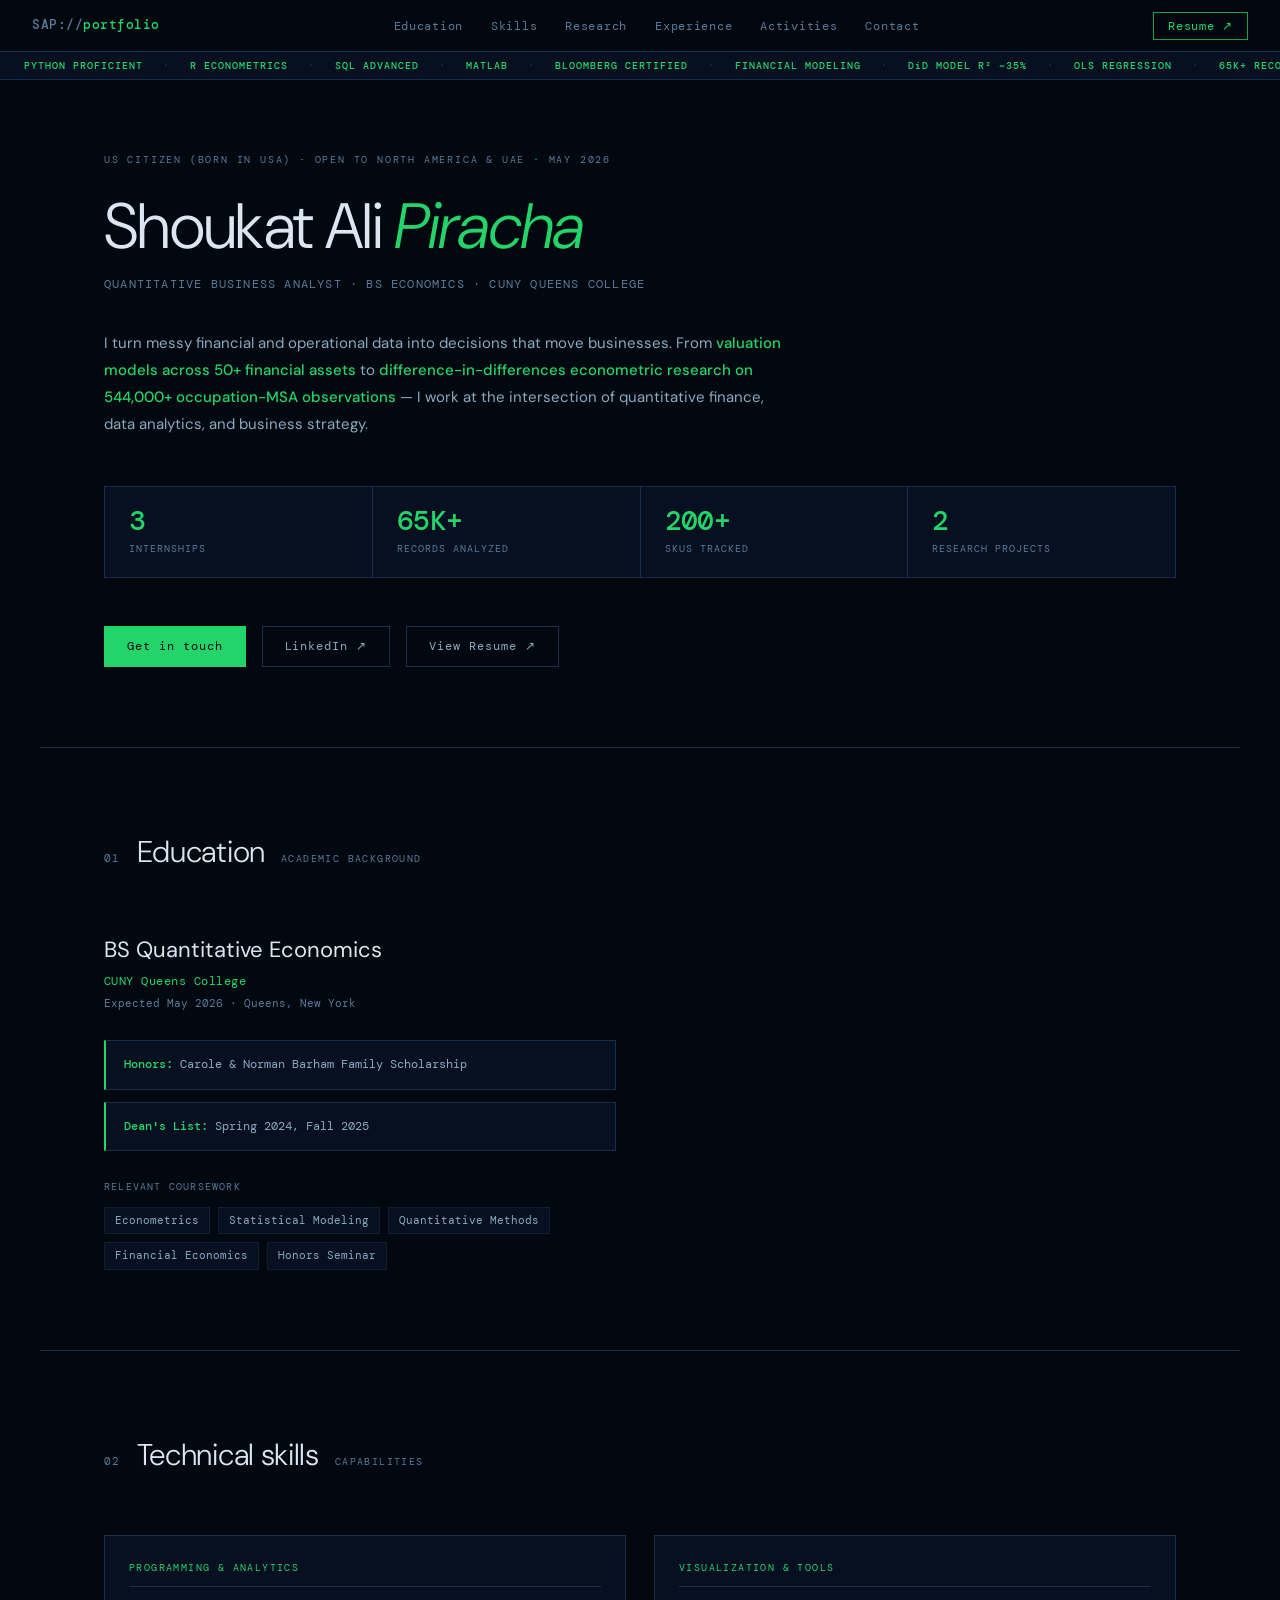
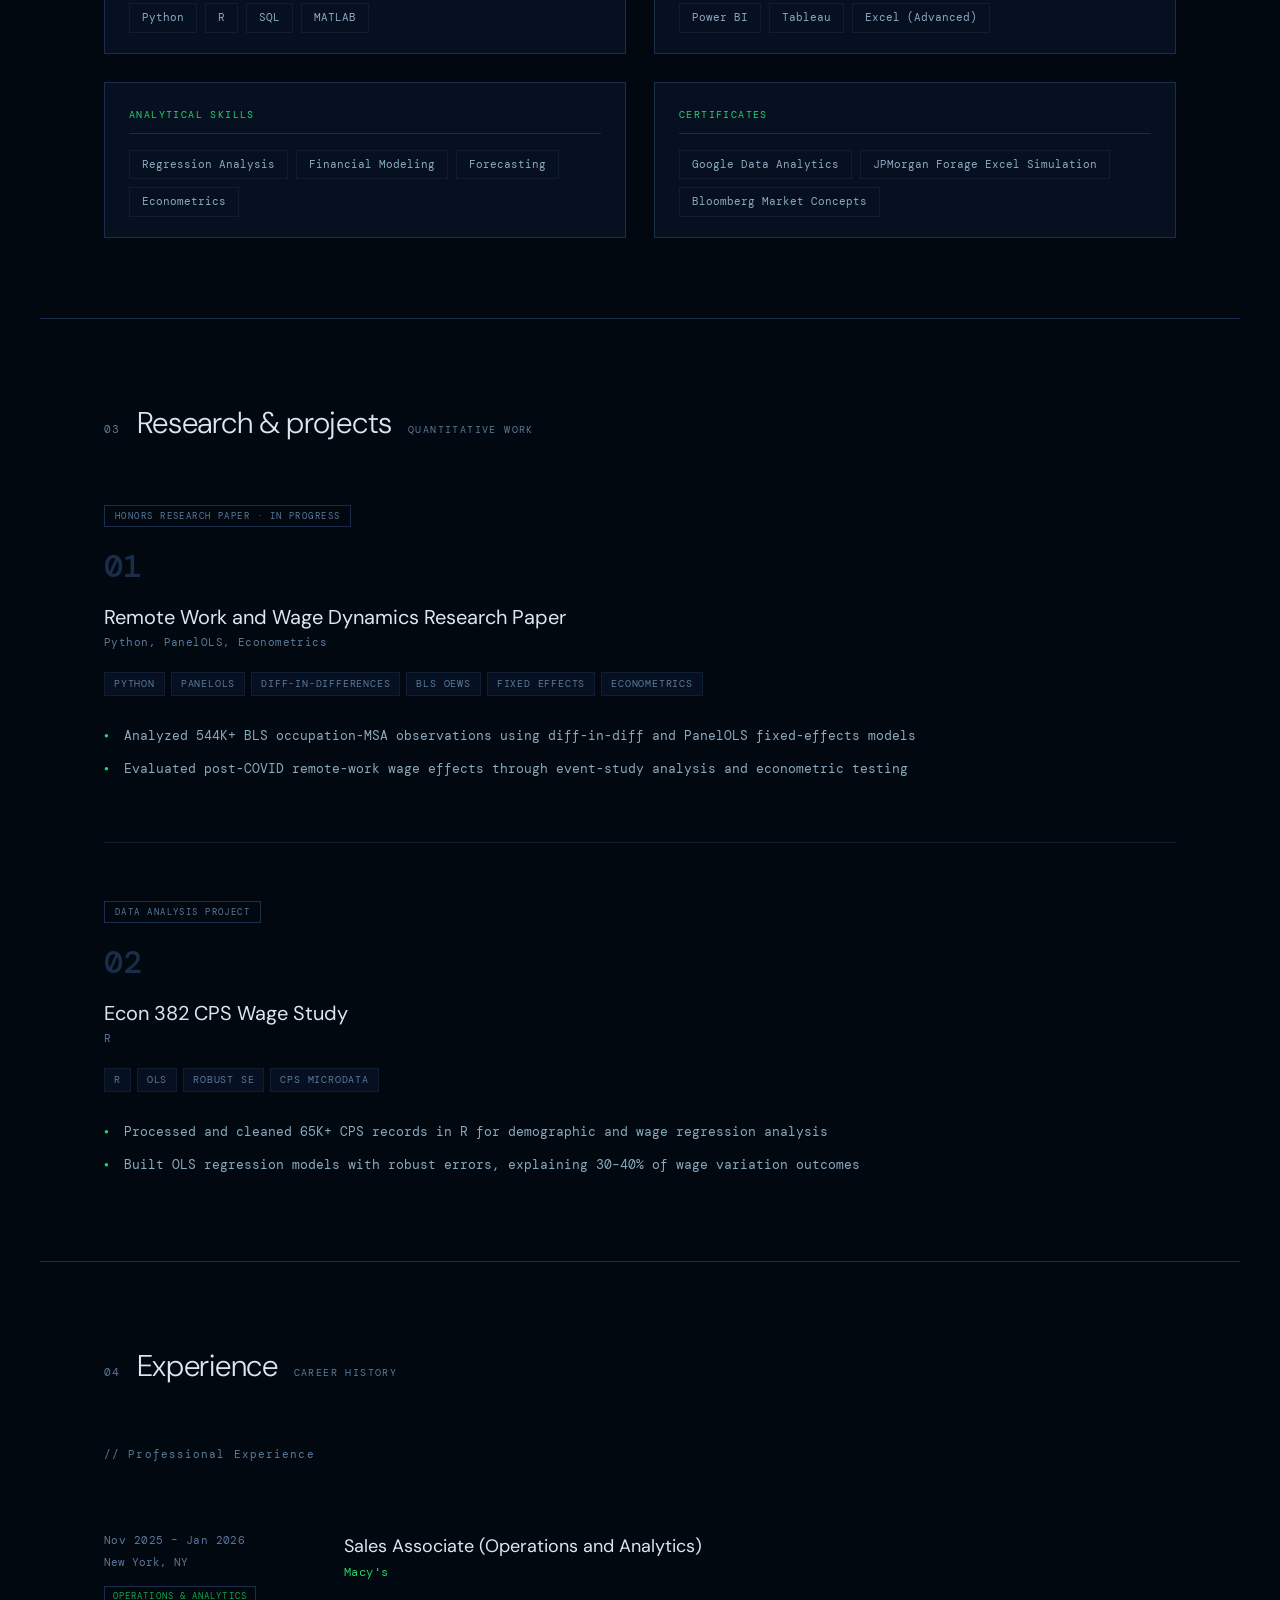
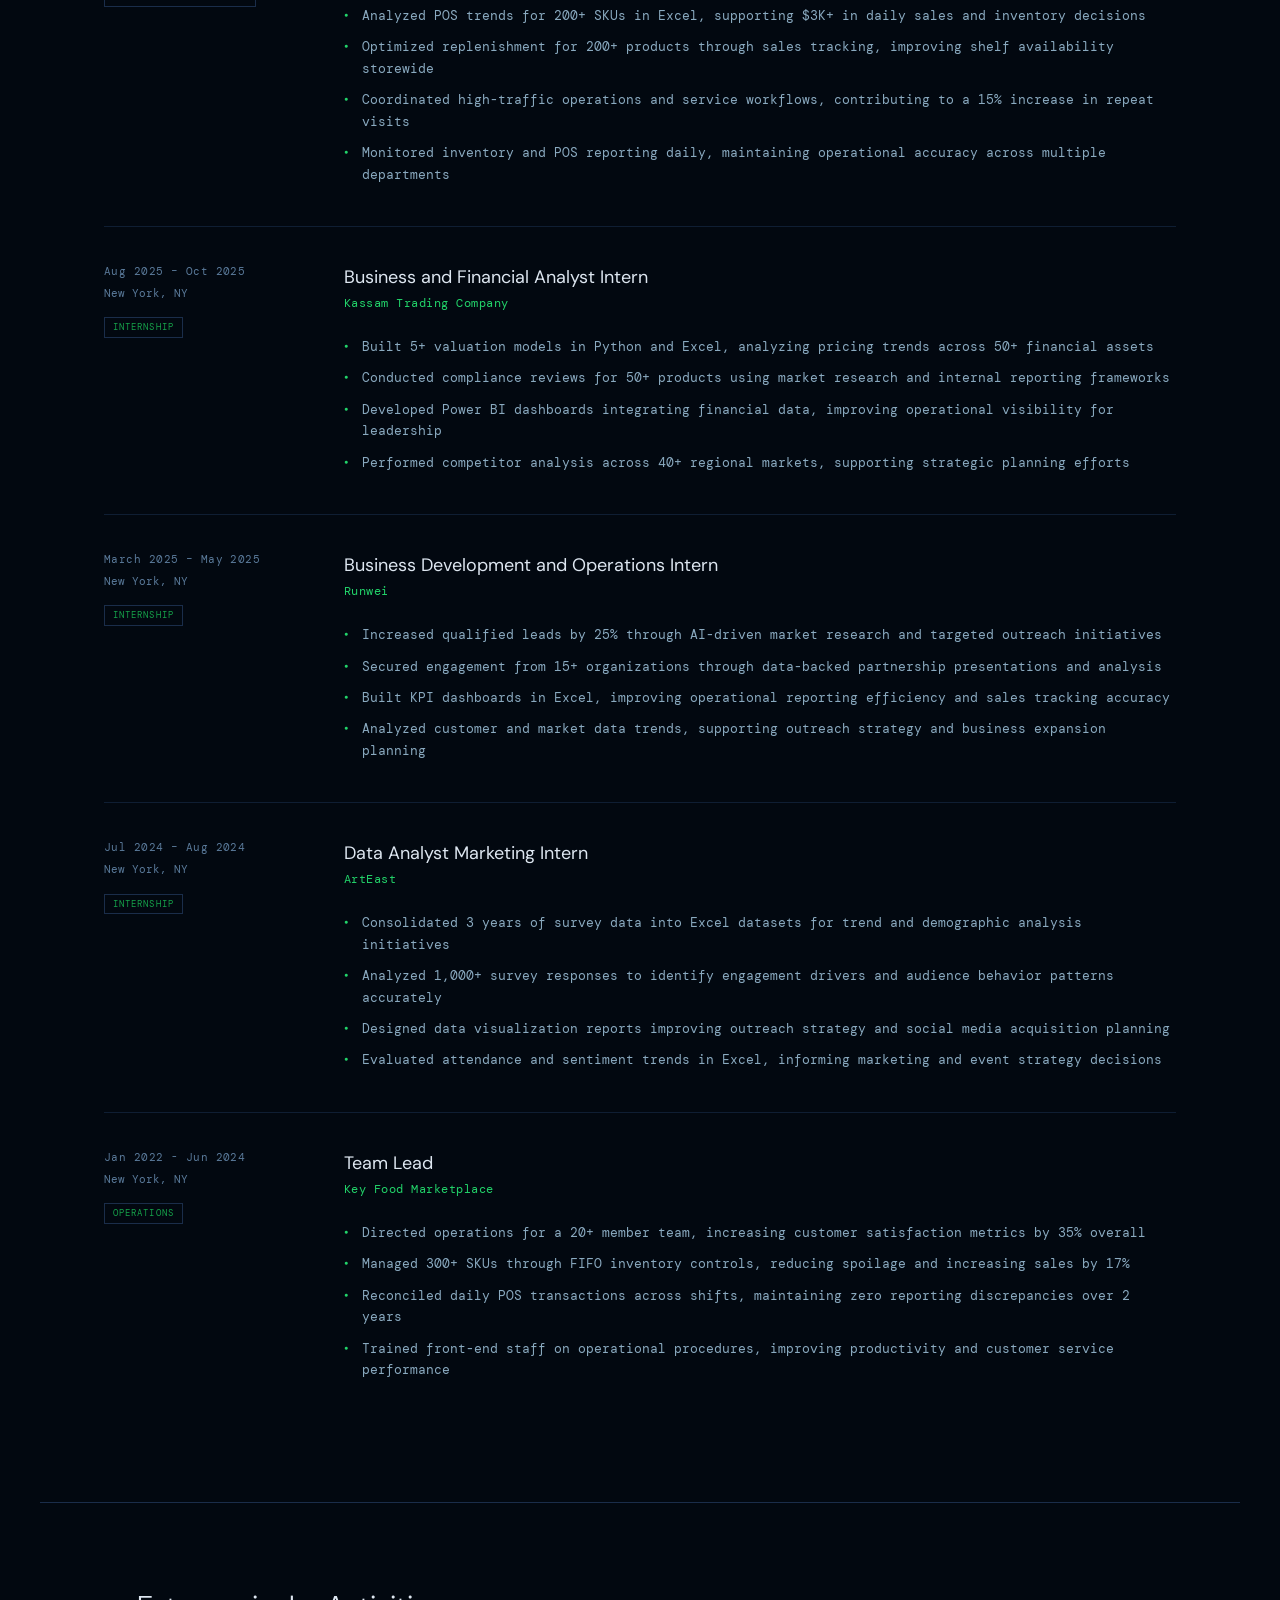
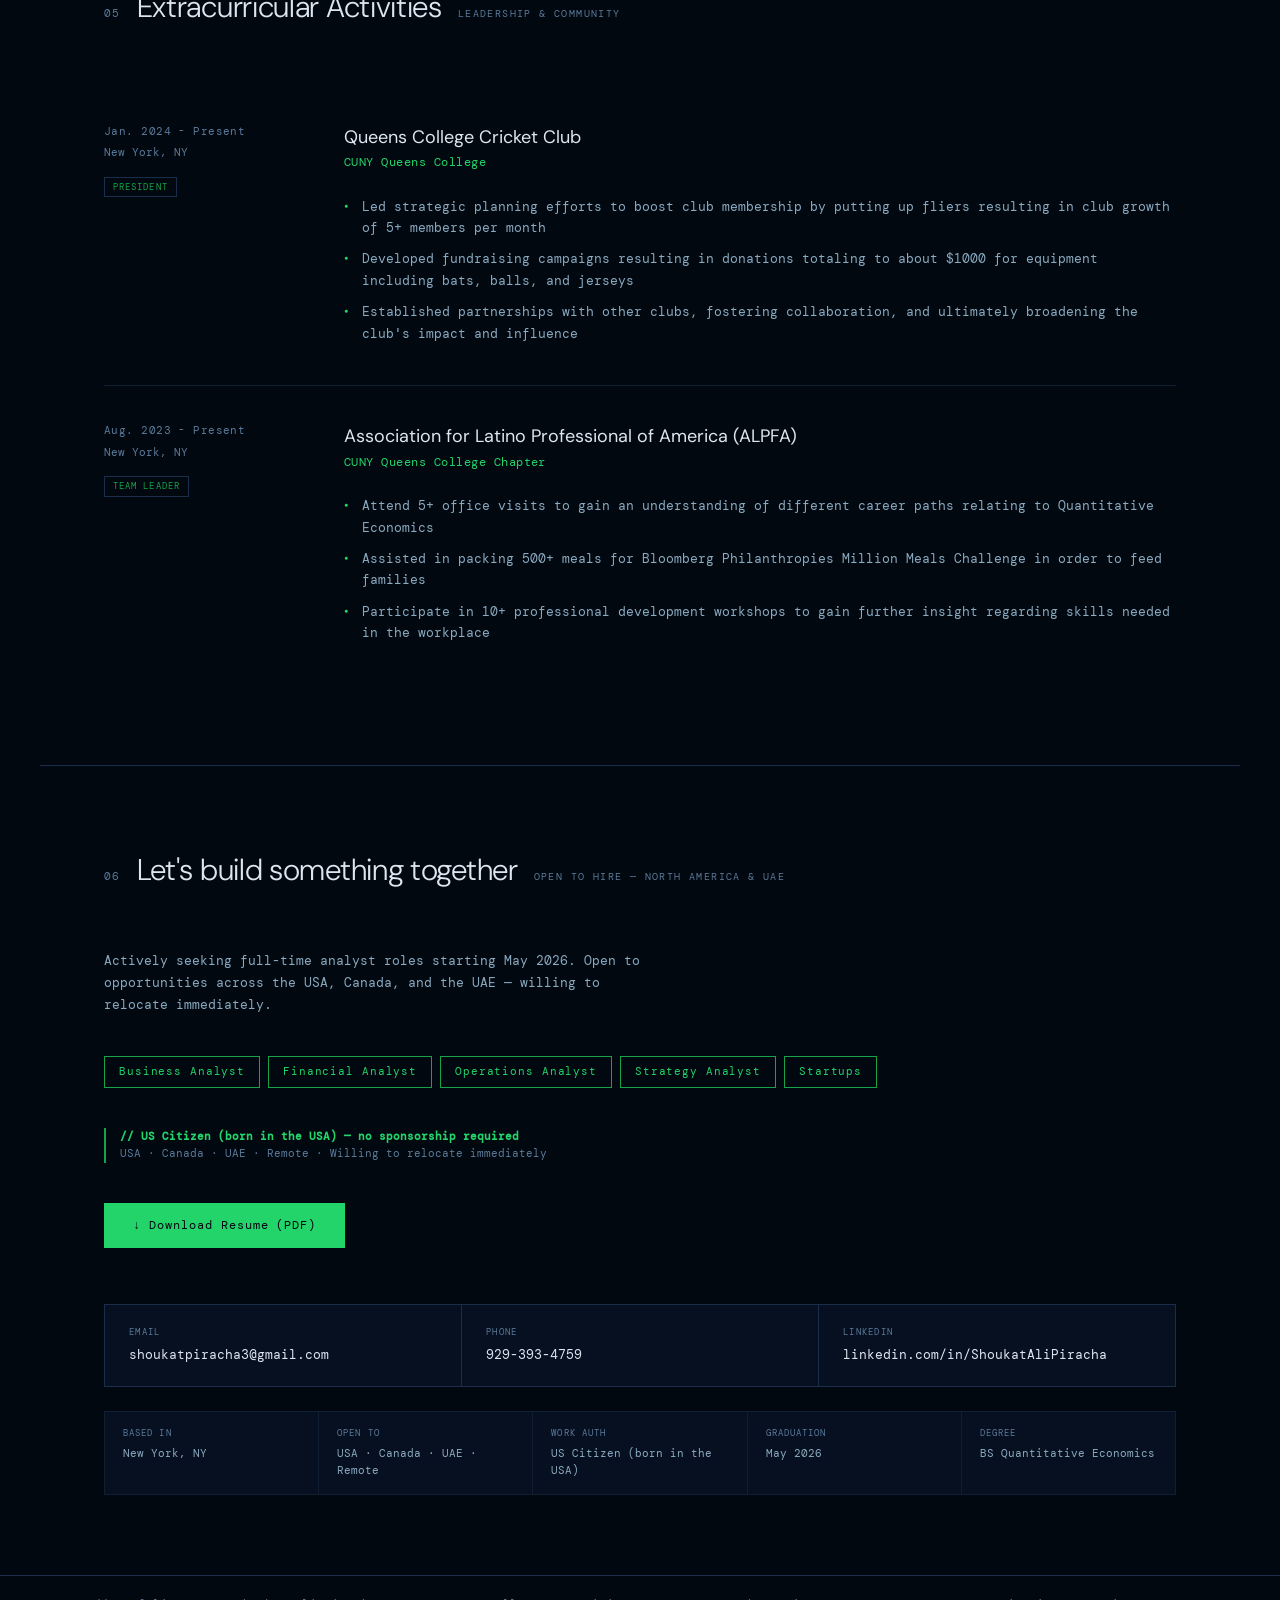
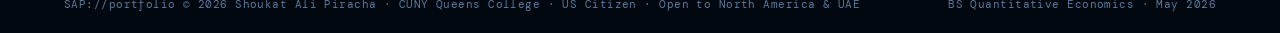
<file: index (2).html>
<!DOCTYPE html>
<html lang="en">
<head>
  <meta charset="UTF-8">
  <meta name="viewport" content="width=device-width, initial-scale=1.0">
  <meta name="description" content="Quantitative Business Analyst candidate, May 2026. US Citizen (born in the USA). CUNY Queens College. Python, R, SQL, MATLAB. Open to roles across North America.">
  <meta property="og:title" content="Shoukat Ali Piracha — Quantitative Business Analyst">
  <meta property="og:description" content="May 2026 graduate. US Citizen (born in the USA). Python · R · SQL · MATLAB · Bloomberg Terminal. Econometric research · Financial Modeling · Open to North America.">
  <meta property="og:type" content="website">
  <title>Shoukat Ali Piracha — Quantitative Business Analyst</title>
  <link rel="preconnect" href="https://fonts.googleapis.com">
  <link rel="preconnect" href="https://fonts.gstatic.com" crossorigin>
  <link href="https://fonts.googleapis.com/css2?family=DM+Mono:ital,wght@0,300;0,400;0,500;1,300;1,400&family=DM+Sans:opsz,wght@9..40,300;9..40,400;9..40,500&display=swap" rel="stylesheet">
  <style>
    :root {
      --bg:          #020810;
      --surface:     #071020;
      --surface2:    #0c1a2e;
      --border:      #1a2d4a;
      --border2:     #0f1e33;
      --green:       #22d46a;
      --green-dim:   #16a34a;
      --green-glow:  rgba(34,212,106,0.12);
      --text:        #dde6f0;
      --text-muted:  #5a7a9a;
      --text-dim:    #8aaac0;
      --red:         #f87171;
      --mono: "DM Mono", "Courier New", monospace;
      --sans: "DM Sans", sans-serif;
    }
    *, *::before, *::after { box-sizing: border-box; margin: 0; padding: 0; }
    html { scroll-behavior: smooth; }
    body {
      background: var(--bg);
      color: var(--text);
      font-family: var(--mono);
      font-size: 14px;
      line-height: 1.6;
      -webkit-font-smoothing: antialiased;
      overflow-x: hidden;
    }

    /* ── SCROLLBAR ─────────────────────────── */
    ::-webkit-scrollbar { width: 4px; }
    ::-webkit-scrollbar-track { background: var(--bg); }
    ::-webkit-scrollbar-thumb { background: var(--border); border-radius: 2px; }

    /* ── NAV ───────────────────────────────── */
    nav {
      position: fixed; top: 0; left: 0; right: 0; z-index: 200;
      background: rgba(2,8,16,0.96);
      border-bottom: 1px solid var(--border);
      backdrop-filter: blur(12px);
      display: flex; align-items: center;
      justify-content: space-between;
      padding: 0 32px; height: 52px;
    }
    .nav-logo {
      font-family: var(--mono); font-weight: 500; font-size: 13px;
      color: var(--green); letter-spacing: .04em; text-decoration: none;
    }
    .nav-logo span { color: var(--text-muted); }
    .nav-links { display: flex; gap: 28px; list-style: none; }
    .nav-links a {
      font-size: 12px; color: var(--text-muted); text-decoration: none;
      letter-spacing: .06em; transition: color .18s; font-weight: 400;
    }
    .nav-links a:hover { color: var(--green); }
    .nav-resume a {
      font-size: 12px; color: var(--green); text-decoration: none;
      border: 1px solid var(--green-dim); padding: 5px 14px;
      letter-spacing: .06em; transition: background .18s;
    }
    .nav-resume a:hover { background: var(--green-glow); }

    /* ── TICKER ────────────────────────────── */
    .ticker-wrap {
      position: fixed; top: 52px; left: 0; right: 0; z-index: 190;
      background: var(--surface); border-bottom: 1px solid var(--border);
      overflow: hidden; height: 28px; display: flex; align-items: center;
    }
    .ticker-track {
      display: flex; gap: 0; white-space: nowrap;
      animation: ticker 60s linear infinite;
    }
    .ticker-track:hover { animation-play-state: paused; }
    @keyframes ticker { from { transform: translateX(0); } to { transform: translateX(-50%); } }
    .ticker-item {
      display: inline-flex; align-items: center; gap: 20px;
      padding: 0 24px; font-size: 10px; letter-spacing: .1em;
      color: var(--green); font-weight: 500;
    }
    .ticker-item .sep { color: var(--border); }

    /* ── MAIN ──────────────────────────────── */
    main { padding-top: 80px; }

    /* ── HERO ──────────────────────────────── */
    .hero {
      padding: 72px 64px 80px;
      border-bottom: 1px solid var(--border);
      max-width: 1200px; margin: 0 auto;
    }
    .hero-label {
      font-size: 10px; letter-spacing: .18em; color: var(--text-muted);
      margin-bottom: 24px; text-transform: uppercase;
    }
    .hero-label span { color: var(--green); }
    .hero-name {
      font-family: var(--sans); font-size: clamp(40px, 5vw, 64px);
      font-weight: 300; line-height: 1.08; letter-spacing: -.01em;
      color: var(--text); margin-bottom: 14px;
    }
    .hero-name em { font-style: italic; color: var(--green); }
    .hero-sub {
      font-size: 12px; letter-spacing: .1em; color: var(--text-muted);
      margin-bottom: 36px; text-transform: uppercase;
    }
    .hero-desc {
      font-family: var(--sans); font-size: 15px; line-height: 1.8;
      color: var(--text-dim); max-width: 680px; margin-bottom: 48px;
    }
    .hero-desc strong { color: var(--green); font-weight: 500; }

    /* STATS */
    .stats-grid {
      display: grid; grid-template-columns: repeat(4, 1fr);
      gap: 1px; background: var(--border);
      border: 1px solid var(--border); margin-bottom: 48px;
    }
    .stat-cell {
      background: var(--surface); padding: 20px 24px;
    }
    .stat-num {
      font-family: var(--mono); font-size: 28px; font-weight: 500;
      color: var(--green); line-height: 1; margin-bottom: 6px;
      letter-spacing: -.02em;
    }
    .stat-label { font-size: 10px; color: var(--text-muted); letter-spacing: .1em; text-transform: uppercase; }

    /* CTA BUTTONS */
    .hero-ctas { display: flex; gap: 16px; flex-wrap: wrap; }
    .btn {
      font-family: var(--mono); font-size: 12px; letter-spacing: .08em;
      padding: 10px 22px; text-decoration: none; cursor: pointer;
      transition: all .18s; border: 1px solid; display: inline-block;
    }
    .btn-primary { color: var(--bg); background: var(--green); border-color: var(--green); }
    .btn-primary:hover { background: transparent; color: var(--green); }
    .btn-ghost { color: var(--text-dim); background: transparent; border-color: var(--border); }
    .btn-ghost:hover { border-color: var(--green); color: var(--green); }

    /* ── SECTIONS ──────────────────────────── */
    section {
      max-width: 1200px; margin: 0 auto;
      padding: 80px 64px; border-bottom: 1px solid var(--border);
    }
    section:last-of-type { border-bottom: none; }

    .section-header {
      display: flex; align-items: baseline; gap: 16px; margin-bottom: 56px;
    }
    .section-num { font-size: 11px; color: var(--text-muted); letter-spacing: .12em; }
    .section-title {
      font-family: var(--sans); font-size: clamp(22px, 3vw, 30px);
      font-weight: 300; color: var(--text); letter-spacing: -.01em;
    }
    .section-label {
      font-size: 10px; letter-spacing: .14em; color: var(--text-muted);
      text-transform: uppercase; margin-bottom: 8px;
    }

    /* ── EDUCATION ─────────────────────────── */
    .edu-grid { display: grid; grid-template-columns: 1fr 1fr; gap: 48px; }
    .edu-main {}
    .edu-degree {
      font-family: var(--sans); font-size: 22px; font-weight: 400;
      color: var(--text); margin-bottom: 4px;
    }
    .edu-school { font-size: 12px; color: var(--green); margin-bottom: 4px; letter-spacing: .04em; }
    .edu-meta { font-size: 11px; color: var(--text-muted); margin-bottom: 28px; }
    .edu-honors {
      background: var(--surface); border: 1px solid var(--border);
      border-left: 2px solid var(--green); padding: 14px 18px;
      font-size: 12px; color: var(--text-dim); margin-bottom: 12px;
    }
    .edu-honors strong { color: var(--green); font-weight: 500; }
    .coursework-label { font-size: 10px; letter-spacing: .12em; color: var(--text-muted); text-transform: uppercase; margin-bottom: 12px; margin-top: 28px; }
    .course-tags { display: flex; flex-wrap: wrap; gap: 8px; }
    .course-tag {
      font-size: 11px; color: var(--text-dim); border: 1px solid var(--border2);
      padding: 4px 10px; background: var(--surface);
    }

    /* ── SKILLS ────────────────────────────── */
    .skills-grid { display: grid; grid-template-columns: repeat(2, 1fr); gap: 28px; }
    .skill-block {
      background: var(--surface); border: 1px solid var(--border);
      padding: 24px 24px 20px;
    }
    .skill-block-title {
      font-size: 10px; letter-spacing: .14em; color: var(--green);
      text-transform: uppercase; margin-bottom: 16px; padding-bottom: 10px;
      border-bottom: 1px solid var(--border);
    }
    .skill-tags { display: flex; flex-wrap: wrap; gap: 8px; }
    .skill-tag {
      font-size: 11px; color: var(--text-dim);
      border: 1px solid var(--border2); padding: 5px 12px;
      transition: all .18s;
    }
    .skill-tag:hover { border-color: var(--green-dim); color: var(--green); }

    /* ── RESEARCH ──────────────────────────── */
    .research-item {
      margin-bottom: 56px; padding-bottom: 56px;
      border-bottom: 1px solid var(--border2);
    }
    .research-item:last-child { border-bottom: none; margin-bottom: 0; padding-bottom: 0; }
    .research-badge {
      font-size: 9px; letter-spacing: .16em; text-transform: uppercase;
      color: var(--text-muted); border: 1px solid var(--border);
      padding: 3px 10px; display: inline-block; margin-bottom: 14px;
    }
    .research-num { font-size: 32px; color: var(--border); font-weight: 500; margin-bottom: 12px; }
    .research-title {
      font-family: var(--sans); font-size: 20px; font-weight: 400;
      color: var(--text); margin-bottom: 4px; line-height: 1.3;
    }
    .research-meta { font-size: 11px; color: var(--text-muted); margin-bottom: 20px; letter-spacing: .04em; }
    .research-desc { font-size: 13px; line-height: 1.8; color: var(--text-dim); max-width: 700px; margin-bottom: 20px; }
    .research-tags { display: flex; flex-wrap: wrap; gap: 6px; margin-bottom: 24px; }
    .research-tag {
      font-size: 10px; letter-spacing: .08em; text-transform: uppercase;
      color: var(--text-muted); background: var(--surface);
      border: 1px solid var(--border2); padding: 3px 9px;
    }
    .research-bullets { list-style: none; }
    .research-bullets li {
      font-size: 13px; color: var(--text-dim); padding: 6px 0;
      padding-left: 20px; position: relative; line-height: 1.6;
    }
    .research-bullets li::before { content: "●"; position: absolute; left: 0; color: var(--green); font-size: 8px; top: 9px; }

    /* ── EXPERIENCE ────────────────────────── */
    .exp-group-label {
      font-size: 11px; letter-spacing: .1em; color: var(--text-muted);
      margin-bottom: 32px; margin-top: 48px;
    }
    .exp-group-label:first-of-type { margin-top: 0; }
    .exp-item {
      padding: 36px 0; border-bottom: 1px solid var(--border2);
      display: grid; grid-template-columns: 200px 1fr; gap: 40px;
    }
    .exp-item:last-child { border-bottom: none; }
    .exp-left { }
    .exp-date { font-size: 11px; color: var(--text-muted); margin-bottom: 4px; letter-spacing: .04em; }
    .exp-loc { font-size: 11px; color: var(--text-muted); margin-bottom: 12px; }
    .exp-badge-small {
      font-size: 9px; letter-spacing: .12em; text-transform: uppercase;
      color: var(--green-dim); border: 1px solid var(--border);
      padding: 2px 8px; display: inline-block;
    }
    .exp-right { }
    .exp-title {
      font-family: var(--sans); font-size: 18px; font-weight: 400;
      color: var(--text); margin-bottom: 2px;
    }
    .exp-co { font-size: 12px; color: var(--green); margin-bottom: 18px; letter-spacing: .04em; }
    .exp-bullets { list-style: none; }
    .exp-bullets li {
      font-size: 13px; color: var(--text-dim); padding: 5px 0;
      padding-left: 18px; position: relative; line-height: 1.65;
    }
    .exp-bullets li::before { content: "●"; position: absolute; left: 0; color: var(--green); font-size: 7px; top: 9px; }

    /* ── CONTACT ───────────────────────────── */
    .contact-header {
      font-family: var(--sans); font-size: clamp(28px, 4vw, 44px);
      font-weight: 300; color: var(--text); line-height: 1.15;
      margin-bottom: 16px; letter-spacing: -.01em;
    }
    .contact-header em { font-style: italic; color: var(--green); }
    .contact-sub { font-size: 13px; color: var(--text-dim); max-width: 560px; margin-bottom: 40px; line-height: 1.7; }
    .role-tags { display: flex; flex-wrap: wrap; gap: 8px; margin-bottom: 40px; }
    .role-tag {
      font-size: 11px; letter-spacing: .08em; color: var(--green);
      border: 1px solid var(--green-dim); padding: 6px 14px;
    }
    .contact-note {
      font-size: 11px; color: var(--text-muted); margin-bottom: 40px;
      border-left: 2px solid var(--green-dim); padding-left: 14px;
    }
    .contact-note strong { color: var(--green); }
    .resume-cta {
      display: inline-block; font-size: 12px; color: var(--bg);
      background: var(--green); border: 1px solid var(--green);
      padding: 12px 28px; text-decoration: none; letter-spacing: .08em;
      margin-bottom: 56px; transition: all .18s;
    }
    .resume-cta:hover { background: transparent; color: var(--green); }
    .contact-grid {
      display: grid; grid-template-columns: repeat(3, 1fr);
      gap: 1px; background: var(--border); border: 1px solid var(--border);
      margin-bottom: 24px;
    }
    .contact-cell { background: var(--surface); padding: 20px 24px; }
    .contact-cell-label { font-size: 9px; letter-spacing: .14em; text-transform: uppercase; color: var(--text-muted); margin-bottom: 6px; }
    .contact-cell-val { font-size: 13px; color: var(--text); }
    .contact-cell-val a { color: var(--text); text-decoration: none; transition: color .18s; }
    .contact-cell-val a:hover { color: var(--green); }
    .contact-meta-grid {
      display: grid; grid-template-columns: repeat(5, 1fr);
      gap: 1px; background: var(--border2); border: 1px solid var(--border2);
    }
    .contact-meta-cell { background: var(--surface); padding: 14px 18px; }
    .contact-meta-label { font-size: 9px; letter-spacing: .12em; text-transform: uppercase; color: var(--text-muted); margin-bottom: 4px; }
    .contact-meta-val { font-size: 11px; color: var(--text-dim); }

    /* ── FOOTER ────────────────────────────── */
    footer {
      border-top: 1px solid var(--border);
      padding: 20px 64px;
      display: flex; justify-content: space-between; align-items: center;
      font-size: 11px; color: var(--text-muted); letter-spacing: .04em;
    }
    footer a { color: var(--text-muted); text-decoration: none; transition: color .18s; }
    footer a:hover { color: var(--green); }

    /* ── RESPONSIVE ────────────────────────── */
    @media (max-width: 900px) {
      nav { padding: 0 20px; }
      .nav-links { gap: 16px; display: none; }
      .hero, section { padding: 48px 24px; }
      .stats-grid { grid-template-columns: repeat(2, 1fr); }
      .edu-grid { grid-template-columns: 1fr; }
      .skills-grid { grid-template-columns: 1fr; }
      .exp-item { grid-template-columns: 1fr; gap: 8px; }
      .contact-grid { grid-template-columns: 1fr; }
      .contact-meta-grid { grid-template-columns: repeat(2, 1fr); }
      footer { flex-direction: column; gap: 8px; padding: 20px 24px; text-align: center; }
    }
  </style>
</head>
<body>

<!-- NAV -->
<nav>
  <a class="nav-logo" href="#"><span>SAP://</span>portfolio</a>
  <ul class="nav-links">
    <li><a href="#education">Education</a></li>
    <li><a href="#skills">Skills</a></li>
    <li><a href="#research">Research</a></li>
    <li><a href="#experience">Experience</a></li>
    <li><a href="#activities">Activities</a></li>
    <li><a href="#contact">Contact</a></li>
  </ul>
  <div class="nav-resume"><a href="Shoukat_Ali_Piracha_Resume.pdf" target="_blank">Resume ↗</a></div>
</nav>

<!-- TICKER -->
<div class="ticker-wrap">
  <div class="ticker-track">
    <span class="ticker-item">PYTHON PROFICIENT <span class="sep">·</span> R ECONOMETRICS <span class="sep">·</span> SQL ADVANCED <span class="sep">·</span> MATLAB <span class="sep">·</span> BLOOMBERG CERTIFIED <span class="sep">·</span> FINANCIAL MODELING <span class="sep">·</span> DiD MODEL R² ~35% <span class="sep">·</span> OLS REGRESSION <span class="sep">·</span> 65K+ RECORDS <span class="sep">·</span> POWER BI <span class="sep">·</span> REGRESSION ANALYSIS <span class="sep">·</span> FORECASTING <span class="sep">·</span> WORK AUTH US CITIZEN — BORN IN USA <span class="sep">·</span> OPEN TO NORTH AMERICA &amp; UAE <span class="sep">·</span> START DATE MAY 2026</span>
    <span class="ticker-item">PYTHON PROFICIENT <span class="sep">·</span> R ECONOMETRICS <span class="sep">·</span> SQL ADVANCED <span class="sep">·</span> MATLAB <span class="sep">·</span> BLOOMBERG CERTIFIED <span class="sep">·</span> FINANCIAL MODELING <span class="sep">·</span> DiD MODEL R² ~35% <span class="sep">·</span> OLS REGRESSION <span class="sep">·</span> 65K+ RECORDS <span class="sep">·</span> POWER BI <span class="sep">·</span> REGRESSION ANALYSIS <span class="sep">·</span> FORECASTING <span class="sep">·</span> WORK AUTH US CITIZEN — BORN IN USA <span class="sep">·</span> OPEN TO NORTH AMERICA &amp; UAE <span class="sep">·</span> START DATE MAY 2026</span>
  </div>
</div>

<!-- MAIN -->
<main>

<!-- HERO -->
<div class="hero">
  <p class="hero-label">US Citizen (born in USA) <span>·</span> Open to North America &amp; UAE <span>·</span> May 2026</p>
  <h1 class="hero-name">Shoukat Ali <em>Piracha</em></h1>
  <p class="hero-sub">Quantitative Business Analyst · BS Economics · CUNY Queens College</p>
  <p class="hero-desc">
    I turn messy financial and operational data into decisions that move businesses. From <strong>valuation models across 50+ financial assets</strong> to <strong>difference-in-differences econometric research on 544,000+ occupation-MSA observations</strong> — I work at the intersection of quantitative finance, data analytics, and business strategy.
  </p>
  <div class="stats-grid">
    <div class="stat-cell">
      <div class="stat-num">3</div>
      <div class="stat-label">Internships</div>
    </div>
    <div class="stat-cell">
      <div class="stat-num">65K+</div>
      <div class="stat-label">Records Analyzed</div>
    </div>
    <div class="stat-cell">
      <div class="stat-num">200+</div>
      <div class="stat-label">SKUs Tracked</div>
    </div>
    <div class="stat-cell">
      <div class="stat-num">2</div>
      <div class="stat-label">Research Projects</div>
    </div>
  </div>
  <div class="hero-ctas">
    <a href="mailto:shoukatpiracha3@gmail.com" class="btn btn-primary">Get in touch</a>
    <a href="https://linkedin.com/in/ShoukatAliPiracha" target="_blank" class="btn btn-ghost">LinkedIn ↗</a>
    <a href="Shoukat_Ali_Piracha_Resume.pdf" target="_blank" class="btn btn-ghost">View Resume ↗</a>
  </div>
</div>

<!-- EDUCATION -->
<section id="education">
  <div class="section-header">
    <span class="section-num">01</span>
    <h2 class="section-title">Education</h2>
    <span class="section-label">Academic Background</span>
  </div>
  <div class="edu-grid">
    <div class="edu-main">
      <div class="edu-degree">BS Quantitative Economics</div>
      <div class="edu-school">CUNY Queens College</div>
      <div class="edu-meta">Expected May 2026 · Queens, New York</div>
      <div class="edu-honors"><strong>Honors:</strong> Carole &amp; Norman Barham Family Scholarship</div>
      <div class="edu-honors"><strong>Dean's List:</strong> Spring 2024, Fall 2025</div>
      <div class="coursework-label">Relevant Coursework</div>
      <div class="course-tags">
        <span class="course-tag">Econometrics</span>
        <span class="course-tag">Statistical Modeling</span>
        <span class="course-tag">Quantitative Methods</span>
        <span class="course-tag">Financial Economics</span>
        <span class="course-tag">Honors Seminar</span>
      </div>
    </div>
  </div>
</section>

<!-- SKILLS -->
<section id="skills">
  <div class="section-header">
    <span class="section-num">02</span>
    <h2 class="section-title">Technical skills</h2>
    <span class="section-label">Capabilities</span>
  </div>
  <div class="skills-grid">
    <div class="skill-block">
      <div class="skill-block-title">Programming &amp; Analytics</div>
      <div class="skill-tags">
        <span class="skill-tag">Python</span>
        <span class="skill-tag">R</span>
        <span class="skill-tag">SQL</span>
        <span class="skill-tag">MATLAB</span>
      </div>
    </div>
    <div class="skill-block">
      <div class="skill-block-title">Visualization &amp; Tools</div>
      <div class="skill-tags">
        <span class="skill-tag">Power BI</span>
        <span class="skill-tag">Tableau</span>
        <span class="skill-tag">Excel (Advanced)</span>
      </div>
    </div>
    <div class="skill-block">
      <div class="skill-block-title">Analytical Skills</div>
      <div class="skill-tags">
        <span class="skill-tag">Regression Analysis</span>
        <span class="skill-tag">Financial Modeling</span>
        <span class="skill-tag">Forecasting</span>
        <span class="skill-tag">Econometrics</span>
      </div>
    </div>
    <div class="skill-block">
      <div class="skill-block-title">Certificates</div>
      <div class="skill-tags">
        <span class="skill-tag">Google Data Analytics</span>
        <span class="skill-tag">JPMorgan Forage Excel Simulation</span>
        <span class="skill-tag">Bloomberg Market Concepts</span>
      </div>
    </div>
  </div>
</section>

<!-- RESEARCH -->
<section id="research">
  <div class="section-header">
    <span class="section-num">03</span>
    <h2 class="section-title">Research &amp; projects</h2>
    <span class="section-label">Quantitative Work</span>
  </div>

  <div class="research-item">
    <div class="research-badge">Honors Research Paper · In Progress</div>
    <div class="research-num">01</div>
    <div class="research-title">Remote Work and Wage Dynamics Research Paper</div>
    <div class="research-meta">Python, PanelOLS, Econometrics</div>
    <div class="research-tags">
      <span class="research-tag">Python</span>
      <span class="research-tag">PanelOLS</span>
      <span class="research-tag">Diff-in-Differences</span>
      <span class="research-tag">BLS OEWS</span>
      <span class="research-tag">Fixed Effects</span>
      <span class="research-tag">Econometrics</span>
    </div>
    <ul class="research-bullets">
      <li>Analyzed 544K+ BLS occupation-MSA observations using diff-in-diff and PanelOLS fixed-effects models</li>
      <li>Evaluated post-COVID remote-work wage effects through event-study analysis and econometric testing</li>
    </ul>
  </div>

  <div class="research-item">
    <div class="research-badge">Data Analysis Project</div>
    <div class="research-num">02</div>
    <div class="research-title">Econ 382 CPS Wage Study</div>
    <div class="research-meta">R</div>
    <div class="research-tags">
      <span class="research-tag">R</span>
      <span class="research-tag">OLS</span>
      <span class="research-tag">Robust SE</span>
      <span class="research-tag">CPS Microdata</span>
    </div>
    <ul class="research-bullets">
      <li>Processed and cleaned 65K+ CPS records in R for demographic and wage regression analysis</li>
      <li>Built OLS regression models with robust errors, explaining 30–40% of wage variation outcomes</li>
    </ul>
  </div>
</section>

<!-- EXPERIENCE -->
<section id="experience">
  <div class="section-header">
    <span class="section-num">04</span>
    <h2 class="section-title">Experience</h2>
    <span class="section-label">Career History</span>
  </div>

  <div class="exp-group-label">// Professional Experience</div>

  <!-- Macy's -->
  <div class="exp-item">
    <div class="exp-left">
      <div class="exp-date">Nov 2025 – Jan 2026</div>
      <div class="exp-loc">New York, NY</div>
      <div class="exp-badge-small">Operations &amp; Analytics</div>
    </div>
    <div class="exp-right">
      <div class="exp-title">Sales Associate (Operations and Analytics)</div>
      <div class="exp-co">Macy's</div>
      <ul class="exp-bullets">
        <li>Analyzed POS trends for 200+ SKUs in Excel, supporting $3K+ in daily sales and inventory decisions</li>
        <li>Optimized replenishment for 200+ products through sales tracking, improving shelf availability storewide</li>
        <li>Coordinated high-traffic operations and service workflows, contributing to a 15% increase in repeat visits</li>
        <li>Monitored inventory and POS reporting daily, maintaining operational accuracy across multiple departments</li>
      </ul>
    </div>
  </div>

  <!-- Kassam -->
  <div class="exp-item">
    <div class="exp-left">
      <div class="exp-date">Aug 2025 – Oct 2025</div>
      <div class="exp-loc">New York, NY</div>
      <div class="exp-badge-small">Internship</div>
    </div>
    <div class="exp-right">
      <div class="exp-title">Business and Financial Analyst Intern</div>
      <div class="exp-co">Kassam Trading Company</div>
      <ul class="exp-bullets">
        <li>Built 5+ valuation models in Python and Excel, analyzing pricing trends across 50+ financial assets</li>
        <li>Conducted compliance reviews for 50+ products using market research and internal reporting frameworks</li>
        <li>Developed Power BI dashboards integrating financial data, improving operational visibility for leadership</li>
        <li>Performed competitor analysis across 40+ regional markets, supporting strategic planning efforts</li>
      </ul>
    </div>
  </div>

  <!-- Runwei -->
  <div class="exp-item">
    <div class="exp-left">
      <div class="exp-date">March 2025 – May 2025</div>
      <div class="exp-loc">New York, NY</div>
      <div class="exp-badge-small">Internship</div>
    </div>
    <div class="exp-right">
      <div class="exp-title">Business Development and Operations Intern</div>
      <div class="exp-co">Runwei</div>
      <ul class="exp-bullets">
        <li>Increased qualified leads by 25% through AI-driven market research and targeted outreach initiatives</li>
        <li>Secured engagement from 15+ organizations through data-backed partnership presentations and analysis</li>
        <li>Built KPI dashboards in Excel, improving operational reporting efficiency and sales tracking accuracy</li>
        <li>Analyzed customer and market data trends, supporting outreach strategy and business expansion planning</li>
      </ul>
    </div>
  </div>

  <!-- ArtEast -->
  <div class="exp-item">
    <div class="exp-left">
      <div class="exp-date">Jul 2024 – Aug 2024</div>
      <div class="exp-loc">New York, NY</div>
      <div class="exp-badge-small">Internship</div>
    </div>
    <div class="exp-right">
      <div class="exp-title">Data Analyst Marketing Intern</div>
      <div class="exp-co">ArtEast</div>
      <ul class="exp-bullets">
        <li>Consolidated 3 years of survey data into Excel datasets for trend and demographic analysis initiatives</li>
        <li>Analyzed 1,000+ survey responses to identify engagement drivers and audience behavior patterns accurately</li>
        <li>Designed data visualization reports improving outreach strategy and social media acquisition planning</li>
        <li>Evaluated attendance and sentiment trends in Excel, informing marketing and event strategy decisions</li>
      </ul>
    </div>
  </div>

  <!-- Key Food -->
  <div class="exp-item">
    <div class="exp-left">
      <div class="exp-date">Jan 2022 - Jun 2024</div>
      <div class="exp-loc">New York, NY</div>
      <div class="exp-badge-small">Operations</div>
    </div>
    <div class="exp-right">
      <div class="exp-title">Team Lead</div>
      <div class="exp-co">Key Food Marketplace</div>
      <ul class="exp-bullets">
        <li>Directed operations for a 20+ member team, increasing customer satisfaction metrics by 35% overall</li>
        <li>Managed 300+ SKUs through FIFO inventory controls, reducing spoilage and increasing sales by 17%</li>
        <li>Reconciled daily POS transactions across shifts, maintaining zero reporting discrepancies over 2 years</li>
        <li>Trained front-end staff on operational procedures, improving productivity and customer service performance</li>
      </ul>
    </div>
  </div>

</section>


<!-- EXTRACURRICULAR -->
<section id="activities">
  <div class="section-header">
    <span class="section-num">05</span>
    <h2 class="section-title">Extracurricular Activities</h2>
    <span class="section-label">Leadership &amp; Community</span>
  </div>

  <!-- Cricket Club -->
  <div class="exp-item">
    <div class="exp-left">
      <div class="exp-date">Jan. 2024 - Present</div>
      <div class="exp-loc">New York, NY</div>
      <div class="exp-badge-small">President</div>
    </div>
    <div class="exp-right">
      <div class="exp-title">Queens College Cricket Club</div>
      <div class="exp-co">CUNY Queens College</div>
      <ul class="exp-bullets">
        <li>Led strategic planning efforts to boost club membership by putting up fliers resulting in club growth of 5+ members per month</li>
        <li>Developed fundraising campaigns resulting in donations totaling to about $1000 for equipment including bats, balls, and jerseys</li>
        <li>Established partnerships with other clubs, fostering collaboration, and ultimately broadening the club's impact and influence</li>
      </ul>
    </div>
  </div>

  <!-- ALPFA -->
  <div class="exp-item">
    <div class="exp-left">
      <div class="exp-date">Aug. 2023 - Present</div>
      <div class="exp-loc">New York, NY</div>
      <div class="exp-badge-small">Team Leader</div>
    </div>
    <div class="exp-right">
      <div class="exp-title">Association for Latino Professional of America (ALPFA)</div>
      <div class="exp-co">CUNY Queens College Chapter</div>
      <ul class="exp-bullets">
        <li>Attend 5+ office visits to gain an understanding of different career paths relating to Quantitative Economics</li>
        <li>Assisted in packing 500+ meals for Bloomberg Philanthropies Million Meals Challenge in order to feed families</li>
        <li>Participate in 10+ professional development workshops to gain further insight regarding skills needed in the workplace</li>
      </ul>
    </div>
  </div>

</section>

<!-- CONTACT -->
<section id="contact">
  <div class="section-header">
    <span class="section-num">06</span>
    <h2 class="section-title">Let's build something together</h2>
    <span class="section-label">Open to hire — North America &amp; UAE</span>
  </div>
  <p class="contact-sub">Actively seeking full-time analyst roles starting May 2026. Open to opportunities across the USA, Canada, and the UAE — willing to relocate immediately.</p>
  <div class="role-tags">
    <span class="role-tag">Business Analyst</span>
    <span class="role-tag">Financial Analyst</span>
    <span class="role-tag">Operations Analyst</span>
    <span class="role-tag">Strategy Analyst</span>
    <span class="role-tag">Startups</span>
  </div>
  <p class="contact-note"><strong>// US Citizen (born in the USA) — no sponsorship required</strong><br>USA · Canada · UAE · Remote · Willing to relocate immediately</p>
  <a href="Shoukat_Ali_Piracha_Resume.pdf" target="_blank" class="resume-cta">↓ Download Resume (PDF)</a>
  <div class="contact-grid">
    <div class="contact-cell">
      <div class="contact-cell-label">Email</div>
      <div class="contact-cell-val"><a href="mailto:shoukatpiracha3@gmail.com">shoukatpiracha3@gmail.com</a></div>
    </div>
    <div class="contact-cell">
      <div class="contact-cell-label">Phone</div>
      <div class="contact-cell-val"><a href="tel:9293934759">929-393-4759</a></div>
    </div>
    <div class="contact-cell">
      <div class="contact-cell-label">LinkedIn</div>
      <div class="contact-cell-val"><a href="https://linkedin.com/in/ShoukatAliPiracha" target="_blank">linkedin.com/in/ShoukatAliPiracha</a></div>
    </div>
  </div>
  <div class="contact-meta-grid">
    <div class="contact-meta-cell">
      <div class="contact-meta-label">Based In</div>
      <div class="contact-meta-val">New York, NY</div>
    </div>
    <div class="contact-meta-cell">
      <div class="contact-meta-label">Open To</div>
      <div class="contact-meta-val">USA · Canada · UAE · Remote</div>
    </div>
    <div class="contact-meta-cell">
      <div class="contact-meta-label">Work Auth</div>
      <div class="contact-meta-val">US Citizen (born in the USA)</div>
    </div>
    <div class="contact-meta-cell">
      <div class="contact-meta-label">Graduation</div>
      <div class="contact-meta-val">May 2026</div>
    </div>
    <div class="contact-meta-cell">
      <div class="contact-meta-label">Degree</div>
      <div class="contact-meta-val">BS Quantitative Economics</div>
    </div>
  </div>
</section>

</main>

<footer>
  <span>SAP://portfolio © 2026 Shoukat Ali Piracha · CUNY Queens College · US Citizen · Open to North America &amp; UAE</span>
  <span>BS Quantitative Economics · May 2026</span>
</footer>

</body>
</html>
</file>
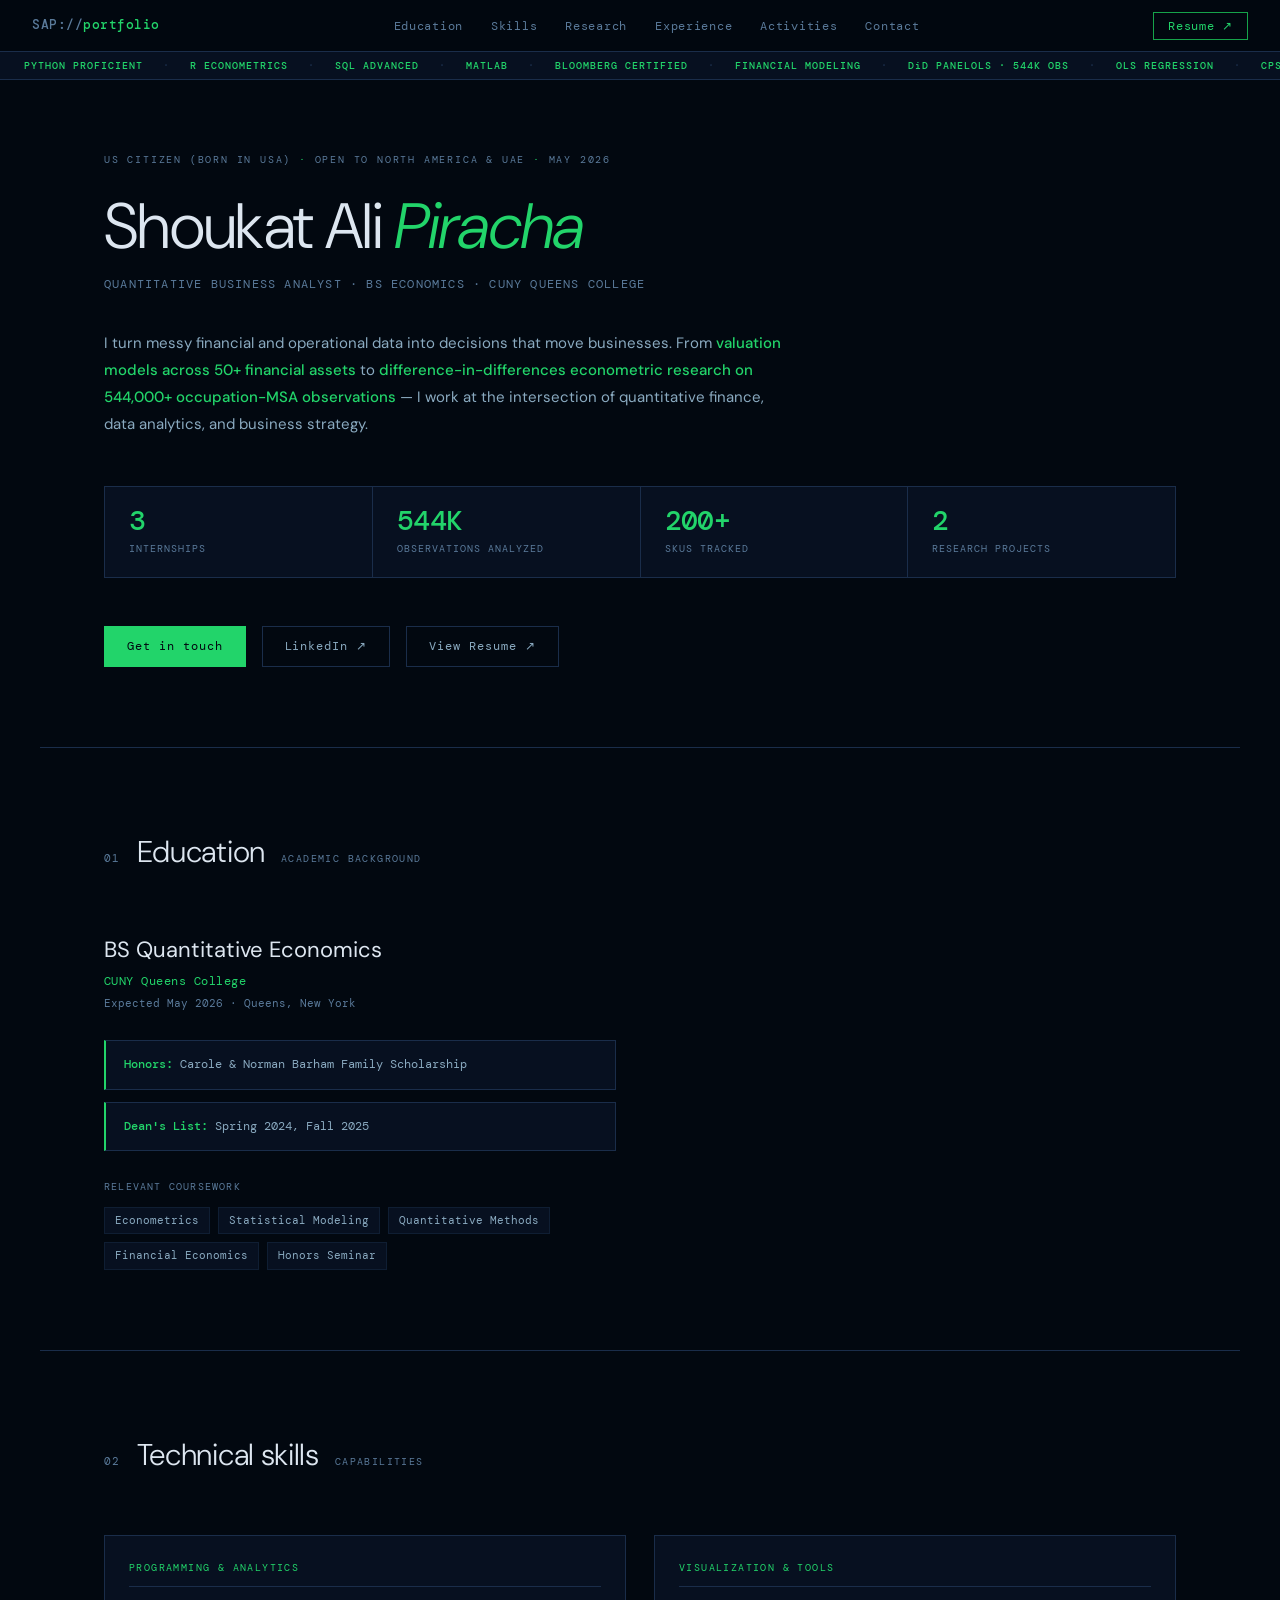
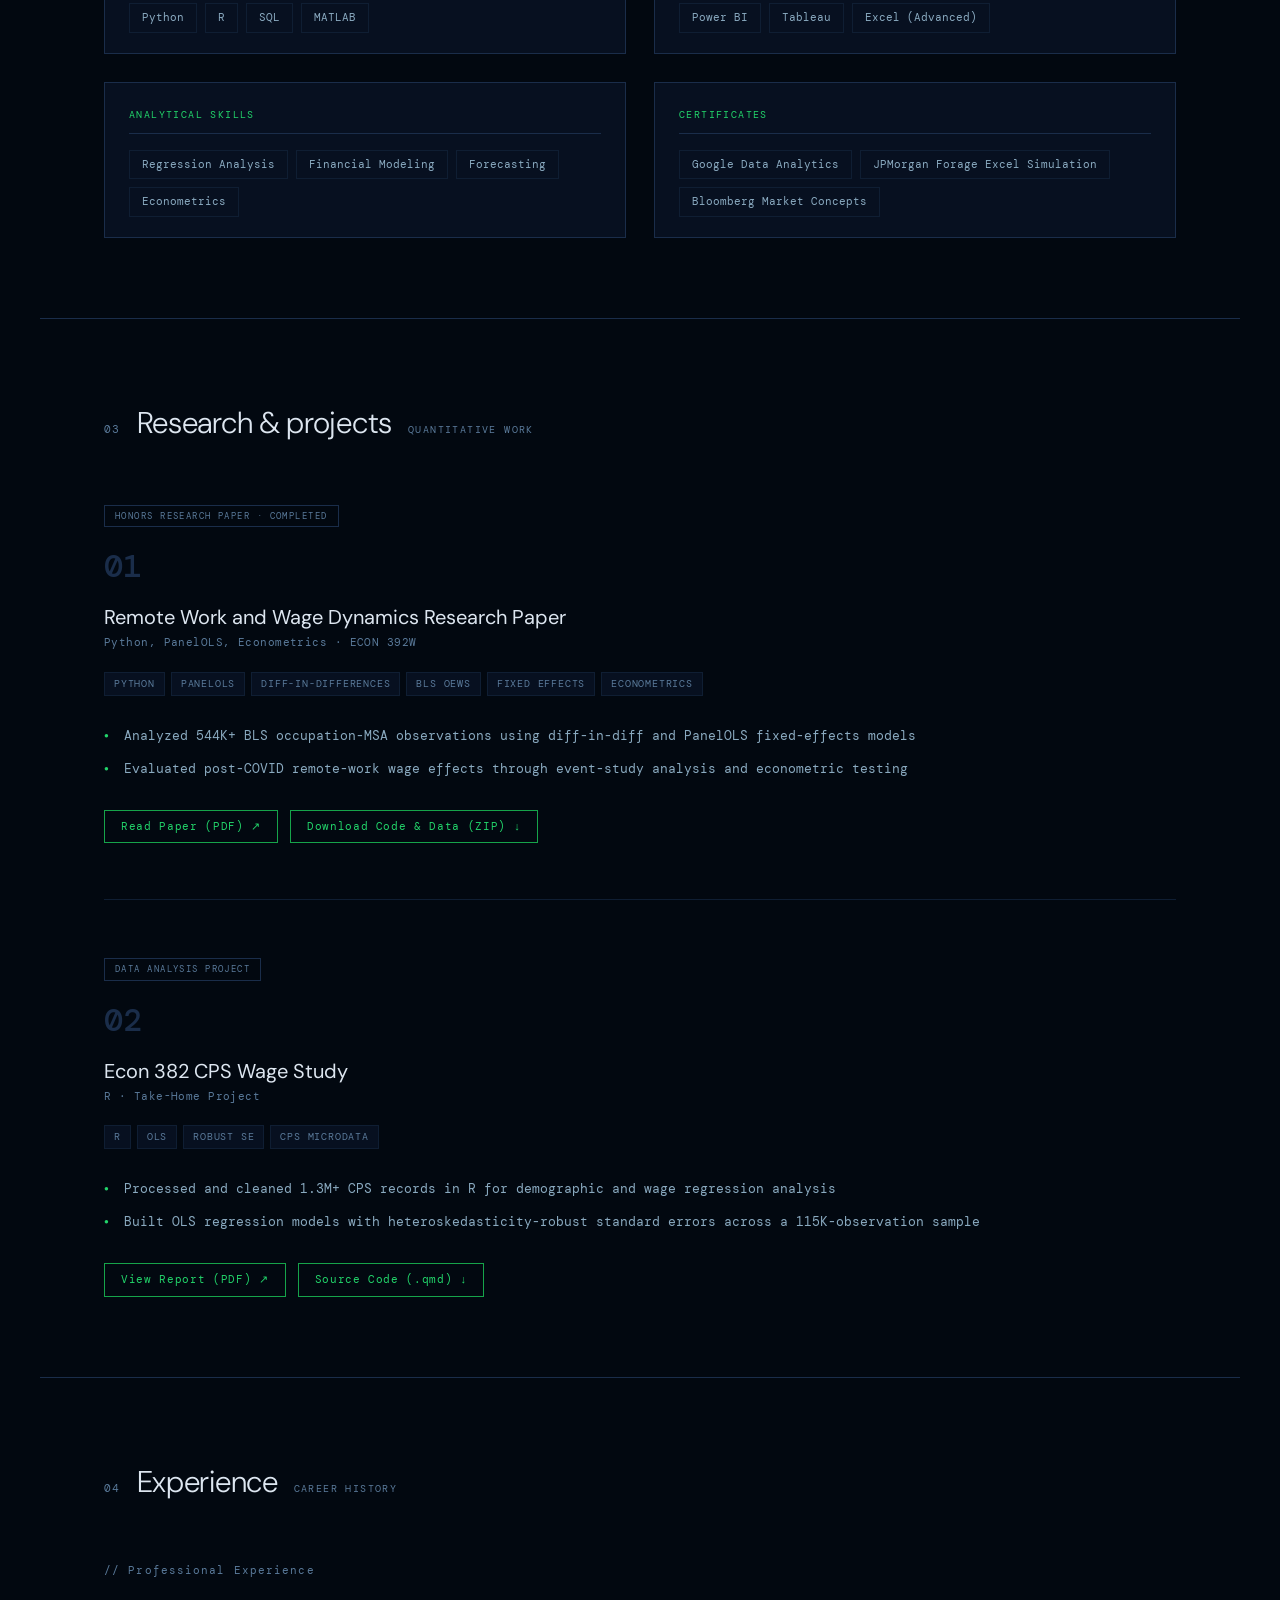
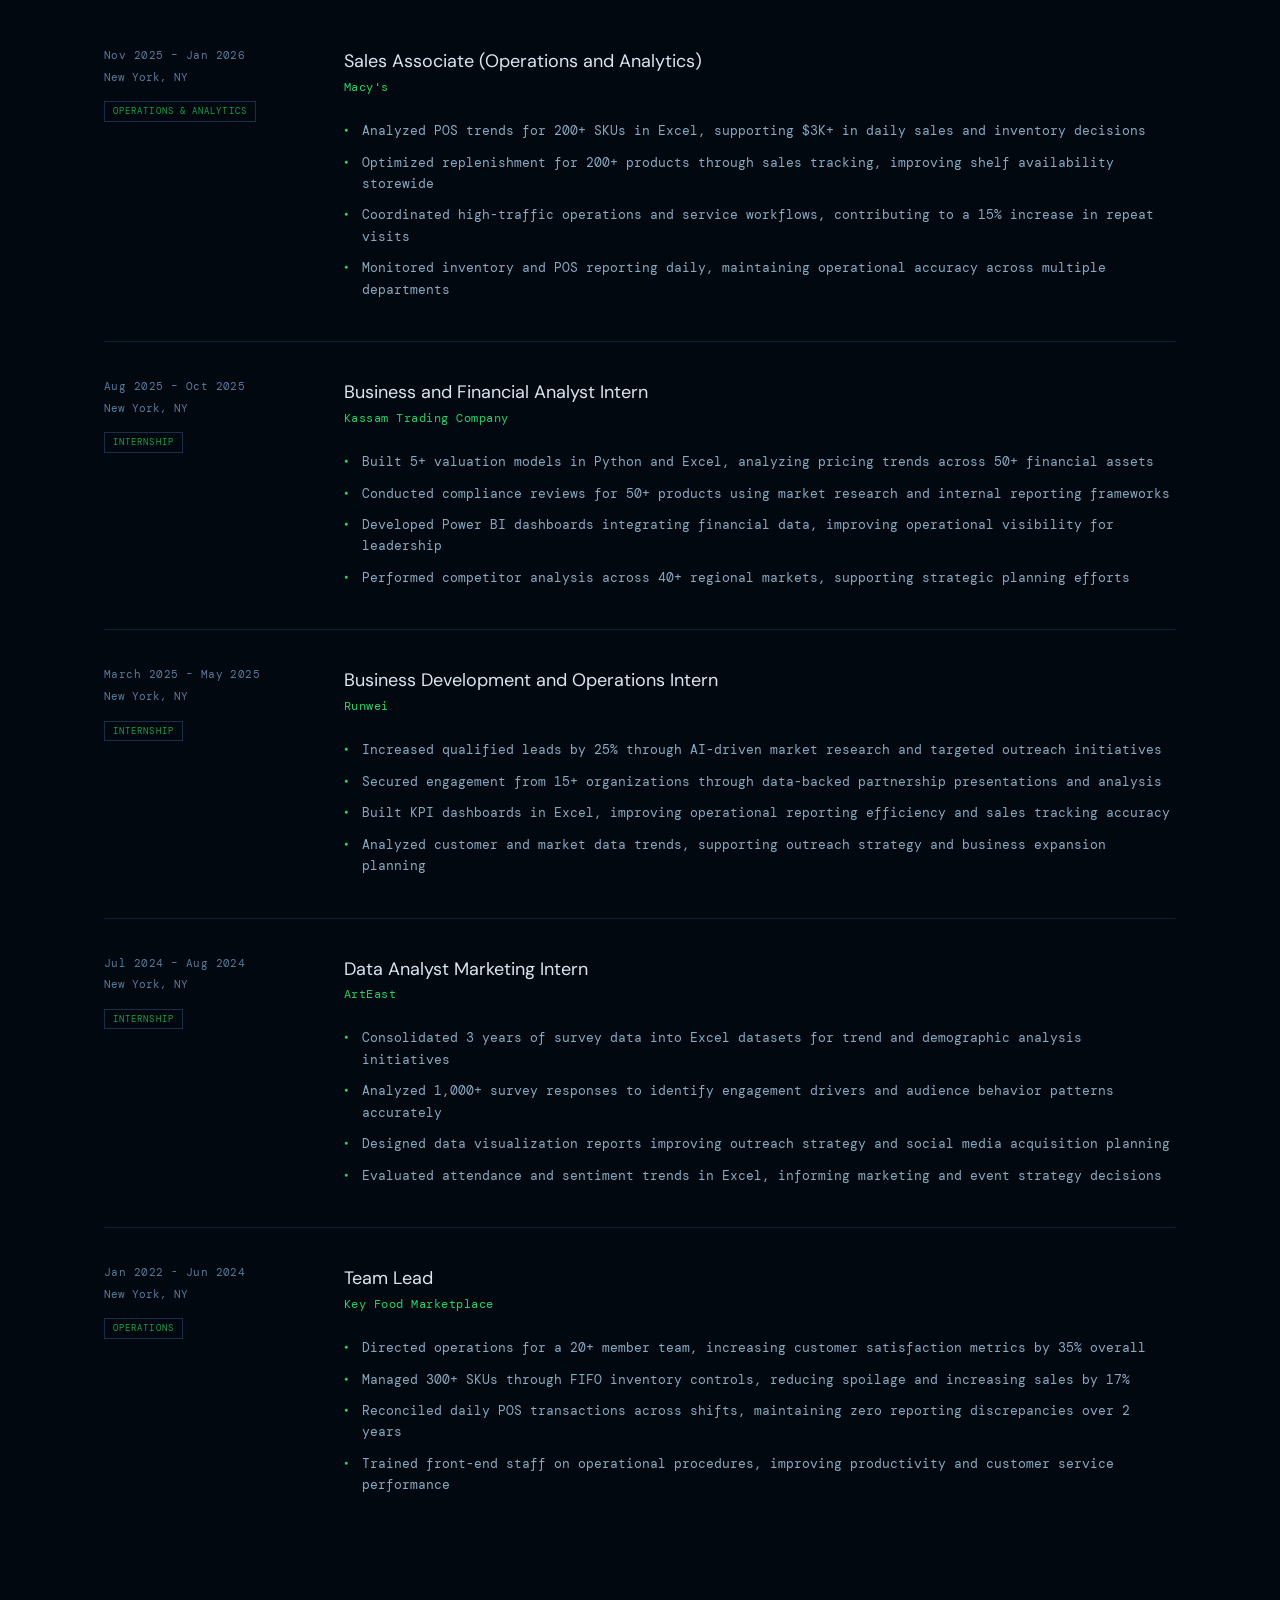
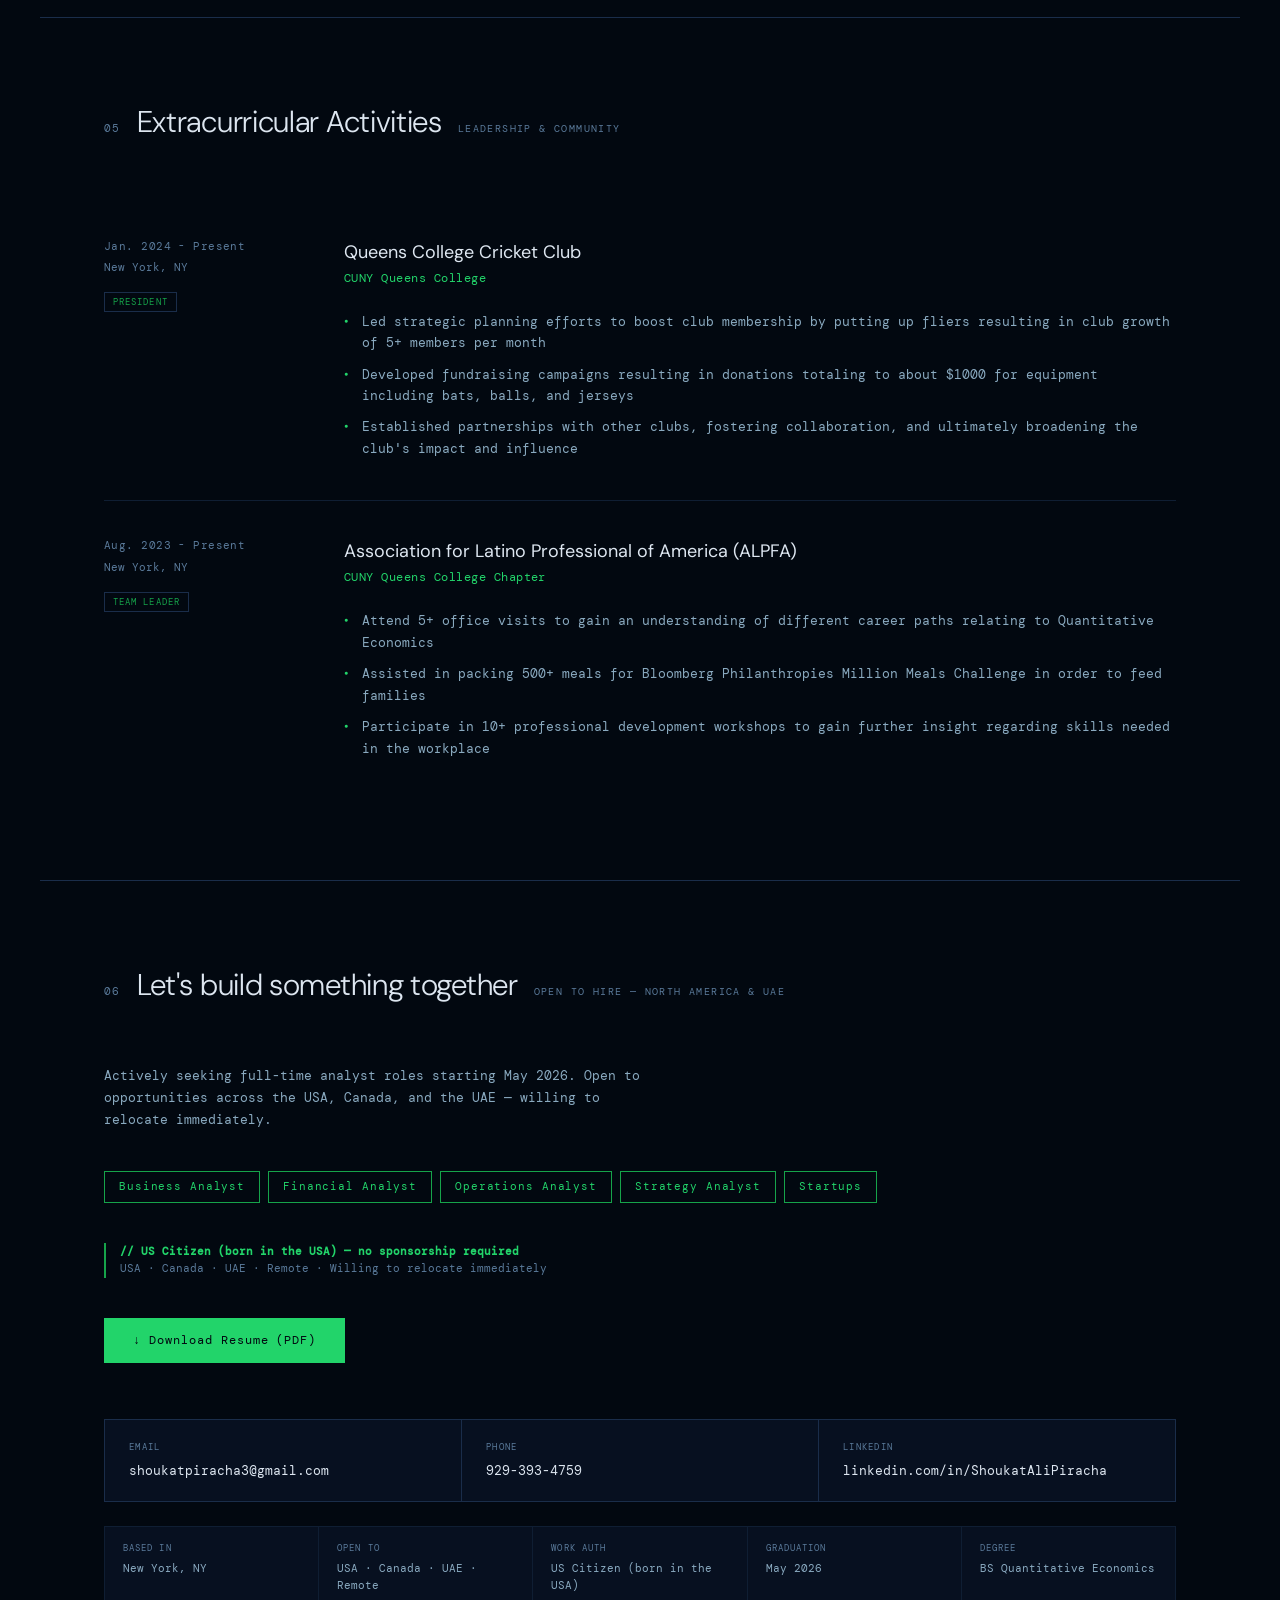
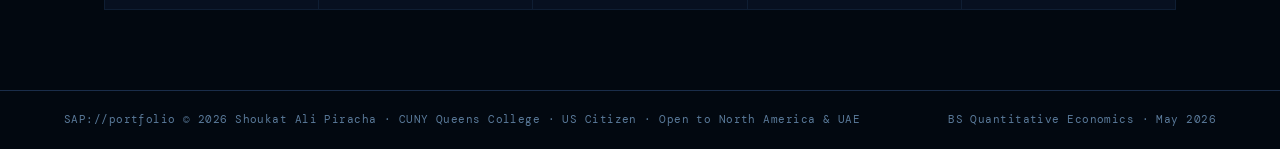
<file: index (3).html>
<!DOCTYPE html>
<html lang="en">
<head>
  <meta charset="UTF-8">
  <meta name="viewport" content="width=device-width, initial-scale=1.0">
  <meta name="description" content="Quantitative Business Analyst candidate, May 2026. US Citizen (born in the USA). CUNY Queens College. Python, R, SQL, MATLAB. Open to roles across North America.">
  <meta property="og:title" content="Shoukat Ali Piracha — Quantitative Business Analyst">
  <meta property="og:description" content="May 2026 graduate. US Citizen (born in the USA). Python · R · SQL · MATLAB · Bloomberg Terminal. Econometric research · Financial Modeling · Open to North America.">
  <meta property="og:type" content="website">
  <title>Shoukat Ali Piracha — Quantitative Business Analyst</title>
  <link rel="preconnect" href="https://fonts.googleapis.com">
  <link rel="preconnect" href="https://fonts.gstatic.com" crossorigin>
  <link href="https://fonts.googleapis.com/css2?family=DM+Mono:ital,wght@0,300;0,400;0,500;1,300;1,400&family=DM+Sans:opsz,wght@9..40,300;9..40,400;9..40,500&display=swap" rel="stylesheet">
  <style>
    :root {
      --bg:          #020810;
      --surface:     #071020;
      --surface2:    #0c1a2e;
      --border:      #1a2d4a;
      --border2:     #0f1e33;
      --green:       #22d46a;
      --green-dim:   #16a34a;
      --green-glow:  rgba(34,212,106,0.12);
      --text:        #dde6f0;
      --text-muted:  #5a7a9a;
      --text-dim:    #8aaac0;
      --red:         #f87171;
      --mono: "DM Mono", "Courier New", monospace;
      --sans: "DM Sans", sans-serif;
    }
    *, *::before, *::after { box-sizing: border-box; margin: 0; padding: 0; }
    html { scroll-behavior: smooth; }
    body {
      background: var(--bg);
      color: var(--text);
      font-family: var(--mono);
      font-size: 14px;
      line-height: 1.6;
      -webkit-font-smoothing: antialiased;
      overflow-x: hidden;
    }

    /* ── SCROLLBAR ─────────────────────────── */
    ::-webkit-scrollbar { width: 4px; }
    ::-webkit-scrollbar-track { background: var(--bg); }
    ::-webkit-scrollbar-thumb { background: var(--border); border-radius: 2px; }

    /* ── NAV ───────────────────────────────── */
    nav {
      position: fixed; top: 0; left: 0; right: 0; z-index: 200;
      background: rgba(2,8,16,0.96);
      border-bottom: 1px solid var(--border);
      backdrop-filter: blur(12px);
      display: flex; align-items: center;
      justify-content: space-between;
      padding: 0 32px; height: 52px;
    }
    .nav-logo {
      font-family: var(--mono); font-weight: 500; font-size: 13px;
      color: var(--green); letter-spacing: .04em; text-decoration: none;
    }
    .nav-logo span { color: var(--text-muted); }
    .nav-links { display: flex; gap: 28px; list-style: none; }
    .nav-links a {
      font-size: 12px; color: var(--text-muted); text-decoration: none;
      letter-spacing: .06em; transition: color .18s; font-weight: 400;
    }
    .nav-links a:hover { color: var(--green); }
    .nav-resume a {
      font-size: 12px; color: var(--green); text-decoration: none;
      border: 1px solid var(--green-dim); padding: 5px 14px;
      letter-spacing: .06em; transition: background .18s;
    }
    .nav-resume a:hover { background: var(--green-glow); }

    /* ── TICKER ────────────────────────────── */
    .ticker-wrap {
      position: fixed; top: 52px; left: 0; right: 0; z-index: 190;
      background: var(--surface); border-bottom: 1px solid var(--border);
      overflow: hidden; height: 28px; display: flex; align-items: center;
    }
    .ticker-track {
      display: flex; gap: 0; white-space: nowrap;
      animation: ticker 60s linear infinite;
    }
    .ticker-track:hover { animation-play-state: paused; }
    @keyframes ticker { from { transform: translateX(0); } to { transform: translateX(-50%); } }
    .ticker-item {
      display: inline-flex; align-items: center; gap: 20px;
      padding: 0 24px; font-size: 10px; letter-spacing: .1em;
      color: var(--green); font-weight: 500;
    }
    .ticker-item .sep { color: var(--border); }

    /* ── MAIN ──────────────────────────────── */
    main { padding-top: 80px; }

    /* ── HERO ──────────────────────────────── */
    .hero {
      padding: 72px 64px 80px;
      border-bottom: 1px solid var(--border);
      max-width: 1200px; margin: 0 auto;
    }
    .hero-label {
      font-size: 10px; letter-spacing: .18em; color: var(--text-muted);
      margin-bottom: 24px; text-transform: uppercase;
    }
    .hero-label span { color: var(--green); }
    .hero-name {
      font-family: var(--sans); font-size: clamp(40px, 5vw, 64px);
      font-weight: 300; line-height: 1.08; letter-spacing: -.01em;
      color: var(--text); margin-bottom: 14px;
    }
    .hero-name em { font-style: italic; color: var(--green); }
    .hero-sub {
      font-size: 12px; letter-spacing: .1em; color: var(--text-muted);
      margin-bottom: 36px; text-transform: uppercase;
    }
    .hero-desc {
      font-family: var(--sans); font-size: 15px; line-height: 1.8;
      color: var(--text-dim); max-width: 680px; margin-bottom: 48px;
    }
    .hero-desc strong { color: var(--green); font-weight: 500; }

    /* STATS */
    .stats-grid {
      display: grid; grid-template-columns: repeat(4, 1fr);
      gap: 1px; background: var(--border);
      border: 1px solid var(--border); margin-bottom: 48px;
    }
    .stat-cell {
      background: var(--surface); padding: 20px 24px;
    }
    .stat-num {
      font-family: var(--mono); font-size: 28px; font-weight: 500;
      color: var(--green); line-height: 1; margin-bottom: 6px;
      letter-spacing: -.02em;
    }
    .stat-label { font-size: 10px; color: var(--text-muted); letter-spacing: .1em; text-transform: uppercase; }

    /* CTA BUTTONS */
    .hero-ctas { display: flex; gap: 16px; flex-wrap: wrap; }
    .btn {
      font-family: var(--mono); font-size: 12px; letter-spacing: .08em;
      padding: 10px 22px; text-decoration: none; cursor: pointer;
      transition: all .18s; border: 1px solid; display: inline-block;
    }
    .btn-primary { color: var(--bg); background: var(--green); border-color: var(--green); }
    .btn-primary:hover { background: transparent; color: var(--green); }
    .btn-ghost { color: var(--text-dim); background: transparent; border-color: var(--border); }
    .btn-ghost:hover { border-color: var(--green); color: var(--green); }

    /* ── SECTIONS ──────────────────────────── */
    section {
      max-width: 1200px; margin: 0 auto;
      padding: 80px 64px; border-bottom: 1px solid var(--border);
    }
    section:last-of-type { border-bottom: none; }

    .section-header {
      display: flex; align-items: baseline; gap: 16px; margin-bottom: 56px;
    }
    .section-num { font-size: 11px; color: var(--text-muted); letter-spacing: .12em; }
    .section-title {
      font-family: var(--sans); font-size: clamp(22px, 3vw, 30px);
      font-weight: 300; color: var(--text); letter-spacing: -.01em;
    }
    .section-label {
      font-size: 10px; letter-spacing: .14em; color: var(--text-muted);
      text-transform: uppercase; margin-bottom: 8px;
    }

    /* ── EDUCATION ─────────────────────────── */
    .edu-grid { display: grid; grid-template-columns: 1fr 1fr; gap: 48px; }
    .edu-main {}
    .edu-degree {
      font-family: var(--sans); font-size: 22px; font-weight: 400;
      color: var(--text); margin-bottom: 4px;
    }
    .edu-school { font-size: 12px; color: var(--green); margin-bottom: 4px; letter-spacing: .04em; }
    .edu-meta { font-size: 11px; color: var(--text-muted); margin-bottom: 28px; }
    .edu-honors {
      background: var(--surface); border: 1px solid var(--border);
      border-left: 2px solid var(--green); padding: 14px 18px;
      font-size: 12px; color: var(--text-dim); margin-bottom: 12px;
    }
    .edu-honors strong { color: var(--green); font-weight: 500; }
    .coursework-label { font-size: 10px; letter-spacing: .12em; color: var(--text-muted); text-transform: uppercase; margin-bottom: 12px; margin-top: 28px; }
    .course-tags { display: flex; flex-wrap: wrap; gap: 8px; }
    .course-tag {
      font-size: 11px; color: var(--text-dim); border: 1px solid var(--border2);
      padding: 4px 10px; background: var(--surface);
    }

    /* ── SKILLS ────────────────────────────── */
    .skills-grid { display: grid; grid-template-columns: repeat(2, 1fr); gap: 28px; }
    .skill-block {
      background: var(--surface); border: 1px solid var(--border);
      padding: 24px 24px 20px;
    }
    .skill-block-title {
      font-size: 10px; letter-spacing: .14em; color: var(--green);
      text-transform: uppercase; margin-bottom: 16px; padding-bottom: 10px;
      border-bottom: 1px solid var(--border);
    }
    .skill-tags { display: flex; flex-wrap: wrap; gap: 8px; }
    .skill-tag {
      font-size: 11px; color: var(--text-dim);
      border: 1px solid var(--border2); padding: 5px 12px;
      transition: all .18s;
    }
    .skill-tag:hover { border-color: var(--green-dim); color: var(--green); }

    /* ── RESEARCH ──────────────────────────── */
    .research-item {
      margin-bottom: 56px; padding-bottom: 56px;
      border-bottom: 1px solid var(--border2);
    }
    .research-item:last-child { border-bottom: none; margin-bottom: 0; padding-bottom: 0; }
    .research-badge {
      font-size: 9px; letter-spacing: .16em; text-transform: uppercase;
      color: var(--text-muted); border: 1px solid var(--border);
      padding: 3px 10px; display: inline-block; margin-bottom: 14px;
    }
    .research-num { font-size: 32px; color: var(--border); font-weight: 500; margin-bottom: 12px; }
    .research-title {
      font-family: var(--sans); font-size: 20px; font-weight: 400;
      color: var(--text); margin-bottom: 4px; line-height: 1.3;
    }
    .research-meta { font-size: 11px; color: var(--text-muted); margin-bottom: 20px; letter-spacing: .04em; }
    .research-desc { font-size: 13px; line-height: 1.8; color: var(--text-dim); max-width: 700px; margin-bottom: 20px; }
    .research-tags { display: flex; flex-wrap: wrap; gap: 6px; margin-bottom: 24px; }
    .research-tag {
      font-size: 10px; letter-spacing: .08em; text-transform: uppercase;
      color: var(--text-muted); background: var(--surface);
      border: 1px solid var(--border2); padding: 3px 9px;
    }
    .research-bullets { list-style: none; }
    .research-bullets li {
      font-size: 13px; color: var(--text-dim); padding: 6px 0;
      padding-left: 20px; position: relative; line-height: 1.6;
    }
    .research-bullets li::before { content: "●"; position: absolute; left: 0; color: var(--green); font-size: 8px; top: 9px; }
    .research-links { display: flex; flex-wrap: wrap; gap: 12px; margin-top: 24px; }
    .research-links a {
      font-family: var(--mono); font-size: 11px; letter-spacing: .06em;
      color: var(--green); text-decoration: none;
      border: 1px solid var(--green-dim); padding: 7px 16px;
      transition: background .18s;
    }
    .research-links a:hover { background: var(--green-glow); }

    /* ── EXPERIENCE ────────────────────────── */
    .exp-group-label {
      font-size: 11px; letter-spacing: .1em; color: var(--text-muted);
      margin-bottom: 32px; margin-top: 48px;
    }
    .exp-group-label:first-of-type { margin-top: 0; }
    .exp-item {
      padding: 36px 0; border-bottom: 1px solid var(--border2);
      display: grid; grid-template-columns: 200px 1fr; gap: 40px;
    }
    .exp-item:last-child { border-bottom: none; }
    .exp-left { }
    .exp-date { font-size: 11px; color: var(--text-muted); margin-bottom: 4px; letter-spacing: .04em; }
    .exp-loc { font-size: 11px; color: var(--text-muted); margin-bottom: 12px; }
    .exp-badge-small {
      font-size: 9px; letter-spacing: .12em; text-transform: uppercase;
      color: var(--green-dim); border: 1px solid var(--border);
      padding: 2px 8px; display: inline-block;
    }
    .exp-right { }
    .exp-title {
      font-family: var(--sans); font-size: 18px; font-weight: 400;
      color: var(--text); margin-bottom: 2px;
    }
    .exp-co { font-size: 12px; color: var(--green); margin-bottom: 18px; letter-spacing: .04em; }
    .exp-bullets { list-style: none; }
    .exp-bullets li {
      font-size: 13px; color: var(--text-dim); padding: 5px 0;
      padding-left: 18px; position: relative; line-height: 1.65;
    }
    .exp-bullets li::before { content: "●"; position: absolute; left: 0; color: var(--green); font-size: 7px; top: 9px; }

    /* ── CONTACT ───────────────────────────── */
    .contact-header {
      font-family: var(--sans); font-size: clamp(28px, 4vw, 44px);
      font-weight: 300; color: var(--text); line-height: 1.15;
      margin-bottom: 16px; letter-spacing: -.01em;
    }
    .contact-header em { font-style: italic; color: var(--green); }
    .contact-sub { font-size: 13px; color: var(--text-dim); max-width: 560px; margin-bottom: 40px; line-height: 1.7; }
    .role-tags { display: flex; flex-wrap: wrap; gap: 8px; margin-bottom: 40px; }
    .role-tag {
      font-size: 11px; letter-spacing: .08em; color: var(--green);
      border: 1px solid var(--green-dim); padding: 6px 14px;
    }
    .contact-note {
      font-size: 11px; color: var(--text-muted); margin-bottom: 40px;
      border-left: 2px solid var(--green-dim); padding-left: 14px;
    }
    .contact-note strong { color: var(--green); }
    .resume-cta {
      display: inline-block; font-size: 12px; color: var(--bg);
      background: var(--green); border: 1px solid var(--green);
      padding: 12px 28px; text-decoration: none; letter-spacing: .08em;
      margin-bottom: 56px; transition: all .18s;
    }
    .resume-cta:hover { background: transparent; color: var(--green); }
    .contact-grid {
      display: grid; grid-template-columns: repeat(3, 1fr);
      gap: 1px; background: var(--border); border: 1px solid var(--border);
      margin-bottom: 24px;
    }
    .contact-cell { background: var(--surface); padding: 20px 24px; }
    .contact-cell-label { font-size: 9px; letter-spacing: .14em; text-transform: uppercase; color: var(--text-muted); margin-bottom: 6px; }
    .contact-cell-val { font-size: 13px; color: var(--text); }
    .contact-cell-val a { color: var(--text); text-decoration: none; transition: color .18s; }
    .contact-cell-val a:hover { color: var(--green); }
    .contact-meta-grid {
      display: grid; grid-template-columns: repeat(5, 1fr);
      gap: 1px; background: var(--border2); border: 1px solid var(--border2);
    }
    .contact-meta-cell { background: var(--surface); padding: 14px 18px; }
    .contact-meta-label { font-size: 9px; letter-spacing: .12em; text-transform: uppercase; color: var(--text-muted); margin-bottom: 4px; }
    .contact-meta-val { font-size: 11px; color: var(--text-dim); }

    /* ── FOOTER ────────────────────────────── */
    footer {
      border-top: 1px solid var(--border);
      padding: 20px 64px;
      display: flex; justify-content: space-between; align-items: center;
      font-size: 11px; color: var(--text-muted); letter-spacing: .04em;
    }
    footer a { color: var(--text-muted); text-decoration: none; transition: color .18s; }
    footer a:hover { color: var(--green); }

    /* ── RESPONSIVE ────────────────────────── */
    @media (max-width: 900px) {
      nav { padding: 0 20px; }
      .nav-links { gap: 16px; display: none; }
      .hero, section { padding: 48px 24px; }
      .stats-grid { grid-template-columns: repeat(2, 1fr); }
      .edu-grid { grid-template-columns: 1fr; }
      .skills-grid { grid-template-columns: 1fr; }
      .exp-item { grid-template-columns: 1fr; gap: 8px; }
      .contact-grid { grid-template-columns: 1fr; }
      .contact-meta-grid { grid-template-columns: repeat(2, 1fr); }
      footer { flex-direction: column; gap: 8px; padding: 20px 24px; text-align: center; }
    }
  </style>
</head>
<body>

<!-- NAV -->
<nav>
  <a class="nav-logo" href="#"><span>SAP://</span>portfolio</a>
  <ul class="nav-links">
    <li><a href="#education">Education</a></li>
    <li><a href="#skills">Skills</a></li>
    <li><a href="#research">Research</a></li>
    <li><a href="#experience">Experience</a></li>
    <li><a href="#activities">Activities</a></li>
    <li><a href="#contact">Contact</a></li>
  </ul>
  <div class="nav-resume"><a href="Shoukat_Ali_Piracha_Resume.pdf" target="_blank">Resume ↗</a></div>
</nav>

<!-- TICKER -->
<div class="ticker-wrap">
  <div class="ticker-track">
    <span class="ticker-item">PYTHON PROFICIENT <span class="sep">·</span> R ECONOMETRICS <span class="sep">·</span> SQL ADVANCED <span class="sep">·</span> MATLAB <span class="sep">·</span> BLOOMBERG CERTIFIED <span class="sep">·</span> FINANCIAL MODELING <span class="sep">·</span> DiD PANELOLS · 544K OBS <span class="sep">·</span> OLS REGRESSION <span class="sep">·</span> CPS MICRODATA <span class="sep">·</span> POWER BI <span class="sep">·</span> REGRESSION ANALYSIS <span class="sep">·</span> FORECASTING <span class="sep">·</span> WORK AUTH US CITIZEN — BORN IN USA <span class="sep">·</span> OPEN TO NORTH AMERICA &amp; UAE <span class="sep">·</span> START DATE MAY 2026</span>
    <span class="ticker-item">PYTHON PROFICIENT <span class="sep">·</span> R ECONOMETRICS <span class="sep">·</span> SQL ADVANCED <span class="sep">·</span> MATLAB <span class="sep">·</span> BLOOMBERG CERTIFIED <span class="sep">·</span> FINANCIAL MODELING <span class="sep">·</span> DiD PANELOLS · 544K OBS <span class="sep">·</span> OLS REGRESSION <span class="sep">·</span> CPS MICRODATA <span class="sep">·</span> POWER BI <span class="sep">·</span> REGRESSION ANALYSIS <span class="sep">·</span> FORECASTING <span class="sep">·</span> WORK AUTH US CITIZEN — BORN IN USA <span class="sep">·</span> OPEN TO NORTH AMERICA &amp; UAE <span class="sep">·</span> START DATE MAY 2026</span>
  </div>
</div>

<!-- MAIN -->
<main>

<!-- HERO -->
<div class="hero">
  <p class="hero-label">US Citizen (born in USA) <span>·</span> Open to North America &amp; UAE <span>·</span> May 2026</p>
  <h1 class="hero-name">Shoukat Ali <em>Piracha</em></h1>
  <p class="hero-sub">Quantitative Business Analyst · BS Economics · CUNY Queens College</p>
  <p class="hero-desc">
    I turn messy financial and operational data into decisions that move businesses. From <strong>valuation models across 50+ financial assets</strong> to <strong>difference-in-differences econometric research on 544,000+ occupation-MSA observations</strong> — I work at the intersection of quantitative finance, data analytics, and business strategy.
  </p>
  <div class="stats-grid">
    <div class="stat-cell">
      <div class="stat-num">3</div>
      <div class="stat-label">Internships</div>
    </div>
    <div class="stat-cell">
      <div class="stat-num">544K</div>
      <div class="stat-label">Observations Analyzed</div>
    </div>
    <div class="stat-cell">
      <div class="stat-num">200+</div>
      <div class="stat-label">SKUs Tracked</div>
    </div>
    <div class="stat-cell">
      <div class="stat-num">2</div>
      <div class="stat-label">Research Projects</div>
    </div>
  </div>
  <div class="hero-ctas">
    <a href="mailto:shoukatpiracha3@gmail.com" class="btn btn-primary">Get in touch</a>
    <a href="https://linkedin.com/in/ShoukatAliPiracha" target="_blank" class="btn btn-ghost">LinkedIn ↗</a>
    <a href="Shoukat_Ali_Piracha_Resume.pdf" target="_blank" class="btn btn-ghost">View Resume ↗</a>
  </div>
</div>

<!-- EDUCATION -->
<section id="education">
  <div class="section-header">
    <span class="section-num">01</span>
    <h2 class="section-title">Education</h2>
    <span class="section-label">Academic Background</span>
  </div>
  <div class="edu-grid">
    <div class="edu-main">
      <div class="edu-degree">BS Quantitative Economics</div>
      <div class="edu-school">CUNY Queens College</div>
      <div class="edu-meta">Expected May 2026 · Queens, New York</div>
      <div class="edu-honors"><strong>Honors:</strong> Carole &amp; Norman Barham Family Scholarship</div>
      <div class="edu-honors"><strong>Dean's List:</strong> Spring 2024, Fall 2025</div>
      <div class="coursework-label">Relevant Coursework</div>
      <div class="course-tags">
        <span class="course-tag">Econometrics</span>
        <span class="course-tag">Statistical Modeling</span>
        <span class="course-tag">Quantitative Methods</span>
        <span class="course-tag">Financial Economics</span>
        <span class="course-tag">Honors Seminar</span>
      </div>
    </div>
  </div>
</section>

<!-- SKILLS -->
<section id="skills">
  <div class="section-header">
    <span class="section-num">02</span>
    <h2 class="section-title">Technical skills</h2>
    <span class="section-label">Capabilities</span>
  </div>
  <div class="skills-grid">
    <div class="skill-block">
      <div class="skill-block-title">Programming &amp; Analytics</div>
      <div class="skill-tags">
        <span class="skill-tag">Python</span>
        <span class="skill-tag">R</span>
        <span class="skill-tag">SQL</span>
        <span class="skill-tag">MATLAB</span>
      </div>
    </div>
    <div class="skill-block">
      <div class="skill-block-title">Visualization &amp; Tools</div>
      <div class="skill-tags">
        <span class="skill-tag">Power BI</span>
        <span class="skill-tag">Tableau</span>
        <span class="skill-tag">Excel (Advanced)</span>
      </div>
    </div>
    <div class="skill-block">
      <div class="skill-block-title">Analytical Skills</div>
      <div class="skill-tags">
        <span class="skill-tag">Regression Analysis</span>
        <span class="skill-tag">Financial Modeling</span>
        <span class="skill-tag">Forecasting</span>
        <span class="skill-tag">Econometrics</span>
      </div>
    </div>
    <div class="skill-block">
      <div class="skill-block-title">Certificates</div>
      <div class="skill-tags">
        <span class="skill-tag">Google Data Analytics</span>
        <span class="skill-tag">JPMorgan Forage Excel Simulation</span>
        <span class="skill-tag">Bloomberg Market Concepts</span>
      </div>
    </div>
  </div>
</section>

<!-- RESEARCH -->
<section id="research">
  <div class="section-header">
    <span class="section-num">03</span>
    <h2 class="section-title">Research &amp; projects</h2>
    <span class="section-label">Quantitative Work</span>
  </div>

  <div class="research-item">
    <div class="research-badge">Honors Research Paper · Completed</div>
    <div class="research-num">01</div>
    <div class="research-title">Remote Work and Wage Dynamics Research Paper</div>
    <div class="research-meta">Python, PanelOLS, Econometrics · ECON 392W</div>
    <div class="research-tags">
      <span class="research-tag">Python</span>
      <span class="research-tag">PanelOLS</span>
      <span class="research-tag">Diff-in-Differences</span>
      <span class="research-tag">BLS OEWS</span>
      <span class="research-tag">Fixed Effects</span>
      <span class="research-tag">Econometrics</span>
    </div>
    <ul class="research-bullets">
      <li>Analyzed 544K+ BLS occupation-MSA observations using diff-in-diff and PanelOLS fixed-effects models</li>
      <li>Evaluated post-COVID remote-work wage effects through event-study analysis and econometric testing</li>
    </ul>
    <div class="research-links">
      <a href="ECON392W_Remote_Work_Wage_Dynamics_Piracha.pdf" target="_blank" rel="noopener">Read Paper (PDF) ↗</a>
      <a href="ECON392W_Piracha_Submission.zip">Download Code &amp; Data (ZIP) ↓</a>
    </div>
  </div>

  <div class="research-item">
    <div class="research-badge">Data Analysis Project</div>
    <div class="research-num">02</div>
    <div class="research-title">Econ 382 CPS Wage Study</div>
    <div class="research-meta">R · Take-Home Project</div>
    <div class="research-tags">
      <span class="research-tag">R</span>
      <span class="research-tag">OLS</span>
      <span class="research-tag">Robust SE</span>
      <span class="research-tag">CPS Microdata</span>
    </div>
    <ul class="research-bullets">
      <li>Processed and cleaned 1.3M+ CPS records in R for demographic and wage regression analysis</li>
      <li>Built OLS regression models with heteroskedasticity-robust standard errors across a 115K-observation sample</li>
    </ul>
    <div class="research-links">
      <a href="ECON382_CPS_Wage_Study_Piracha.pdf" target="_blank" rel="noopener">View Report (PDF) ↗</a>
      <a href="ECON382_CPS_Wage_Study_Piracha.qmd">Source Code (.qmd) ↓</a>
    </div>
  </div>
</section>

<!-- EXPERIENCE -->
<section id="experience">
  <div class="section-header">
    <span class="section-num">04</span>
    <h2 class="section-title">Experience</h2>
    <span class="section-label">Career History</span>
  </div>

  <div class="exp-group-label">// Professional Experience</div>

  <!-- Macy's -->
  <div class="exp-item">
    <div class="exp-left">
      <div class="exp-date">Nov 2025 – Jan 2026</div>
      <div class="exp-loc">New York, NY</div>
      <div class="exp-badge-small">Operations &amp; Analytics</div>
    </div>
    <div class="exp-right">
      <div class="exp-title">Sales Associate (Operations and Analytics)</div>
      <div class="exp-co">Macy's</div>
      <ul class="exp-bullets">
        <li>Analyzed POS trends for 200+ SKUs in Excel, supporting $3K+ in daily sales and inventory decisions</li>
        <li>Optimized replenishment for 200+ products through sales tracking, improving shelf availability storewide</li>
        <li>Coordinated high-traffic operations and service workflows, contributing to a 15% increase in repeat visits</li>
        <li>Monitored inventory and POS reporting daily, maintaining operational accuracy across multiple departments</li>
      </ul>
    </div>
  </div>

  <!-- Kassam -->
  <div class="exp-item">
    <div class="exp-left">
      <div class="exp-date">Aug 2025 – Oct 2025</div>
      <div class="exp-loc">New York, NY</div>
      <div class="exp-badge-small">Internship</div>
    </div>
    <div class="exp-right">
      <div class="exp-title">Business and Financial Analyst Intern</div>
      <div class="exp-co">Kassam Trading Company</div>
      <ul class="exp-bullets">
        <li>Built 5+ valuation models in Python and Excel, analyzing pricing trends across 50+ financial assets</li>
        <li>Conducted compliance reviews for 50+ products using market research and internal reporting frameworks</li>
        <li>Developed Power BI dashboards integrating financial data, improving operational visibility for leadership</li>
        <li>Performed competitor analysis across 40+ regional markets, supporting strategic planning efforts</li>
      </ul>
    </div>
  </div>

  <!-- Runwei -->
  <div class="exp-item">
    <div class="exp-left">
      <div class="exp-date">March 2025 – May 2025</div>
      <div class="exp-loc">New York, NY</div>
      <div class="exp-badge-small">Internship</div>
    </div>
    <div class="exp-right">
      <div class="exp-title">Business Development and Operations Intern</div>
      <div class="exp-co">Runwei</div>
      <ul class="exp-bullets">
        <li>Increased qualified leads by 25% through AI-driven market research and targeted outreach initiatives</li>
        <li>Secured engagement from 15+ organizations through data-backed partnership presentations and analysis</li>
        <li>Built KPI dashboards in Excel, improving operational reporting efficiency and sales tracking accuracy</li>
        <li>Analyzed customer and market data trends, supporting outreach strategy and business expansion planning</li>
      </ul>
    </div>
  </div>

  <!-- ArtEast -->
  <div class="exp-item">
    <div class="exp-left">
      <div class="exp-date">Jul 2024 – Aug 2024</div>
      <div class="exp-loc">New York, NY</div>
      <div class="exp-badge-small">Internship</div>
    </div>
    <div class="exp-right">
      <div class="exp-title">Data Analyst Marketing Intern</div>
      <div class="exp-co">ArtEast</div>
      <ul class="exp-bullets">
        <li>Consolidated 3 years of survey data into Excel datasets for trend and demographic analysis initiatives</li>
        <li>Analyzed 1,000+ survey responses to identify engagement drivers and audience behavior patterns accurately</li>
        <li>Designed data visualization reports improving outreach strategy and social media acquisition planning</li>
        <li>Evaluated attendance and sentiment trends in Excel, informing marketing and event strategy decisions</li>
      </ul>
    </div>
  </div>

  <!-- Key Food -->
  <div class="exp-item">
    <div class="exp-left">
      <div class="exp-date">Jan 2022 - Jun 2024</div>
      <div class="exp-loc">New York, NY</div>
      <div class="exp-badge-small">Operations</div>
    </div>
    <div class="exp-right">
      <div class="exp-title">Team Lead</div>
      <div class="exp-co">Key Food Marketplace</div>
      <ul class="exp-bullets">
        <li>Directed operations for a 20+ member team, increasing customer satisfaction metrics by 35% overall</li>
        <li>Managed 300+ SKUs through FIFO inventory controls, reducing spoilage and increasing sales by 17%</li>
        <li>Reconciled daily POS transactions across shifts, maintaining zero reporting discrepancies over 2 years</li>
        <li>Trained front-end staff on operational procedures, improving productivity and customer service performance</li>
      </ul>
    </div>
  </div>

</section>


<!-- EXTRACURRICULAR -->
<section id="activities">
  <div class="section-header">
    <span class="section-num">05</span>
    <h2 class="section-title">Extracurricular Activities</h2>
    <span class="section-label">Leadership &amp; Community</span>
  </div>

  <!-- Cricket Club -->
  <div class="exp-item">
    <div class="exp-left">
      <div class="exp-date">Jan. 2024 - Present</div>
      <div class="exp-loc">New York, NY</div>
      <div class="exp-badge-small">President</div>
    </div>
    <div class="exp-right">
      <div class="exp-title">Queens College Cricket Club</div>
      <div class="exp-co">CUNY Queens College</div>
      <ul class="exp-bullets">
        <li>Led strategic planning efforts to boost club membership by putting up fliers resulting in club growth of 5+ members per month</li>
        <li>Developed fundraising campaigns resulting in donations totaling to about $1000 for equipment including bats, balls, and jerseys</li>
        <li>Established partnerships with other clubs, fostering collaboration, and ultimately broadening the club's impact and influence</li>
      </ul>
    </div>
  </div>

  <!-- ALPFA -->
  <div class="exp-item">
    <div class="exp-left">
      <div class="exp-date">Aug. 2023 - Present</div>
      <div class="exp-loc">New York, NY</div>
      <div class="exp-badge-small">Team Leader</div>
    </div>
    <div class="exp-right">
      <div class="exp-title">Association for Latino Professional of America (ALPFA)</div>
      <div class="exp-co">CUNY Queens College Chapter</div>
      <ul class="exp-bullets">
        <li>Attend 5+ office visits to gain an understanding of different career paths relating to Quantitative Economics</li>
        <li>Assisted in packing 500+ meals for Bloomberg Philanthropies Million Meals Challenge in order to feed families</li>
        <li>Participate in 10+ professional development workshops to gain further insight regarding skills needed in the workplace</li>
      </ul>
    </div>
  </div>

</section>

<!-- CONTACT -->
<section id="contact">
  <div class="section-header">
    <span class="section-num">06</span>
    <h2 class="section-title">Let's build something together</h2>
    <span class="section-label">Open to hire — North America &amp; UAE</span>
  </div>
  <p class="contact-sub">Actively seeking full-time analyst roles starting May 2026. Open to opportunities across the USA, Canada, and the UAE — willing to relocate immediately.</p>
  <div class="role-tags">
    <span class="role-tag">Business Analyst</span>
    <span class="role-tag">Financial Analyst</span>
    <span class="role-tag">Operations Analyst</span>
    <span class="role-tag">Strategy Analyst</span>
    <span class="role-tag">Startups</span>
  </div>
  <p class="contact-note"><strong>// US Citizen (born in the USA) — no sponsorship required</strong><br>USA · Canada · UAE · Remote · Willing to relocate immediately</p>
  <a href="Shoukat_Ali_Piracha_Resume.pdf" target="_blank" class="resume-cta">↓ Download Resume (PDF)</a>
  <div class="contact-grid">
    <div class="contact-cell">
      <div class="contact-cell-label">Email</div>
      <div class="contact-cell-val"><a href="mailto:shoukatpiracha3@gmail.com">shoukatpiracha3@gmail.com</a></div>
    </div>
    <div class="contact-cell">
      <div class="contact-cell-label">Phone</div>
      <div class="contact-cell-val"><a href="tel:9293934759">929-393-4759</a></div>
    </div>
    <div class="contact-cell">
      <div class="contact-cell-label">LinkedIn</div>
      <div class="contact-cell-val"><a href="https://linkedin.com/in/ShoukatAliPiracha" target="_blank">linkedin.com/in/ShoukatAliPiracha</a></div>
    </div>
  </div>
  <div class="contact-meta-grid">
    <div class="contact-meta-cell">
      <div class="contact-meta-label">Based In</div>
      <div class="contact-meta-val">New York, NY</div>
    </div>
    <div class="contact-meta-cell">
      <div class="contact-meta-label">Open To</div>
      <div class="contact-meta-val">USA · Canada · UAE · Remote</div>
    </div>
    <div class="contact-meta-cell">
      <div class="contact-meta-label">Work Auth</div>
      <div class="contact-meta-val">US Citizen (born in the USA)</div>
    </div>
    <div class="contact-meta-cell">
      <div class="contact-meta-label">Graduation</div>
      <div class="contact-meta-val">May 2026</div>
    </div>
    <div class="contact-meta-cell">
      <div class="contact-meta-label">Degree</div>
      <div class="contact-meta-val">BS Quantitative Economics</div>
    </div>
  </div>
</section>

</main>

<footer>
  <span>SAP://portfolio © 2026 Shoukat Ali Piracha · CUNY Queens College · US Citizen · Open to North America &amp; UAE</span>
  <span>BS Quantitative Economics · May 2026</span>
</footer>

</body>
</html>
</file>
<file: styles.css>
/* ═══ TOKENS ═══════════════════════════════════════════ */
:root {
  --bg:        #FBFAF8;
  --surface:   #FFFFFF;
  --tint:      #EDF1F6;
  --ink:       #15171C;
  --ink-2:     #454B59;
  --ink-3:     #5F6574;
  --line:      #E7E4DE;
  --line-soft: #F0EEE9;
  --accent:    #1F3A5F;
  --accent-2:  #142A47;

  --sans:  "Inter", -apple-system, BlinkMacSystemFont, "Segoe UI", Roboto, sans-serif;
  --serif: "Instrument Serif", Georgia, "Times New Roman", serif;

  --r:    10px;
  --r-lg: 16px;
  --wrap: 1080px;
  --ease: cubic-bezier(.22, .61, .36, 1);
  --t:    .22s var(--ease);

  --shadow:    0 1px 2px rgba(21,23,28,.05), 0 6px 20px -12px rgba(21,23,28,.14);
  --shadow-lg: 0 2px 4px rgba(21,23,28,.05), 0 20px 48px -20px rgba(21,23,28,.22);

  --header-h: 64px;
}

*, *::before, *::after { box-sizing: border-box; margin: 0; padding: 0; }

html {
  scroll-behavior: smooth;
  -webkit-text-size-adjust: 100%;
}

body {
  background: var(--bg);
  color: var(--ink);
  font-family: var(--sans);
  font-size: 16px;
  line-height: 1.65;
  letter-spacing: -.005em;
  -webkit-font-smoothing: antialiased;
  -moz-osx-font-smoothing: grayscale;
  overflow-x: hidden;
}

.wrap { max-width: var(--wrap); margin-inline: auto; padding-inline: 32px; }

::selection { background: var(--tint); color: var(--accent-2); }

:where(a, button, [tabindex]):focus-visible {
  outline: 2px solid var(--accent);
  outline-offset: 3px;
  border-radius: 4px;
}

.skip-link {
  position: absolute; top: 0; left: 0; z-index: 999;
  transform: translateY(-120%);
  background: var(--accent); color: #fff;
  padding: 12px 20px; font-size: 14px; font-weight: 500;
  text-decoration: none; border-radius: 0 0 var(--r) 0;
  transition: transform var(--t);
}
.skip-link:focus { transform: translateY(0); }

.dot {
  display: inline-block; vertical-align: middle;
  width: 3px; height: 3px; border-radius: 50%;
  background: currentColor; opacity: .45;
  margin-inline: 8px;
}

/* ═══ BUTTONS ══════════════════════════════════════════ */
.btn {
  display: inline-flex; align-items: center; justify-content: center;
  font-family: var(--sans); font-size: 14px; font-weight: 500;
  letter-spacing: -.005em; line-height: 1;
  padding: 11px 18px; border-radius: var(--r);
  border: 1px solid transparent; cursor: pointer;
  text-decoration: none; white-space: nowrap;
  transition: background var(--t), color var(--t), border-color var(--t), transform var(--t);
}
.btn-lg { padding: 14px 24px; font-size: 15px; }

.btn-solid  { background: var(--accent); color: #fff; border-color: var(--accent); }
.btn-solid:hover  { background: var(--accent-2); border-color: var(--accent-2); }

.btn-outline { background: var(--surface); color: var(--ink); border-color: var(--line); }
.btn-outline:hover { border-color: var(--accent); color: var(--accent); }

.btn-quiet { background: transparent; color: var(--ink-2); }
.btn-quiet:hover { color: var(--accent); background: var(--tint); }

.btn:active { transform: translateY(1px); }

/* ═══ HEADER ═══════════════════════════════════════════ */
.site-header {
  position: sticky; top: 0; z-index: 100;
  background: rgba(251, 250, 248, .82);
  backdrop-filter: blur(12px);
  -webkit-backdrop-filter: blur(12px);
  border-bottom: 1px solid transparent;
  transition: border-color var(--t), background var(--t);
}
.site-header.is-stuck { border-bottom-color: var(--line); }

.header-inner {
  height: var(--header-h);
  display: flex; align-items: center; justify-content: space-between; gap: 24px;
}

.brand {
  display: inline-flex; align-items: center; gap: 10px;
  text-decoration: none; color: var(--ink);
  font-weight: 500; font-size: 15px; letter-spacing: -.015em;
}
.brand-mark {
  display: grid; place-items: center;
  width: 30px; height: 26px; border-radius: 7px;
  background: var(--accent); color: #fff;
  font-family: var(--serif); font-size: 15px; line-height: 1;
  letter-spacing: .01em; padding-bottom: 2px;
}

.site-nav { display: flex; align-items: center; gap: 32px; }
.nav-list { display: flex; align-items: center; gap: 26px; list-style: none; }
.nav-list a {
  font-size: 14px; color: var(--ink-2); text-decoration: none;
  transition: color var(--t); position: relative;
}
.nav-list a:hover { color: var(--ink); }
.nav-list a.is-current { color: var(--accent); }
.nav-actions { display: flex; align-items: center; gap: 10px; }

.nav-toggle {
  display: none;
  width: 44px; height: 44px; border-radius: var(--r);
  background: transparent; border: 1px solid var(--line);
  cursor: pointer; place-items: center;
}
.nav-toggle-bars { display: block; width: 16px; }
.nav-toggle-bars i {
  display: block; height: 1.5px; background: var(--ink);
  border-radius: 2px; transition: transform var(--t), opacity var(--t);
}
.nav-toggle-bars i + i { margin-top: 5px; }
.nav-toggle[aria-expanded="true"] i:first-child { transform: translateY(3.25px) rotate(45deg); }
.nav-toggle[aria-expanded="true"] i:last-child  { transform: translateY(-3.25px) rotate(-45deg); }

/* ═══ HERO ═════════════════════════════════════════════ */
.hero { padding: clamp(64px, 11vw, 128px) 0 clamp(48px, 7vw, 80px); }

.eyebrow {
  font-size: 13px; color: var(--ink-3); font-weight: 500;
  letter-spacing: .01em; margin-bottom: 28px;
}

.hero-name {
  font-family: var(--serif); font-weight: 400;
  font-size: clamp(48px, 8vw, 88px); line-height: 1.02;
  letter-spacing: -.025em; margin-bottom: 22px;
}
.hero-name em { font-style: italic; color: var(--accent); }

.hero-headline {
  font-size: clamp(18px, 2.3vw, 24px); line-height: 1.4;
  letter-spacing: -.012em; color: var(--ink); font-weight: 500;
  margin-bottom: 20px;
}
.hero-sep { color: var(--line); font-weight: 400; margin-inline: .45em; }
.nw { white-space: nowrap; }
.hero-sub {
  font-size: 17px; line-height: 1.7; color: var(--ink-2);
  max-width: 56ch; margin-bottom: 40px;
}

.hero-ctas { display: flex; flex-wrap: wrap; align-items: center; gap: 12px; }
/* Secondary social link: present, but deliberately quieter than the buttons. */
.hero-link {
  font-size: 14px; color: var(--ink-3); text-decoration: none;
  padding: 10px 8px; margin-left: 4px;
  transition: color var(--t);
}
.hero-link:hover { color: var(--accent); }

/* ═══ LENS ═════════════════════════════════════════════ */
.lens-section { padding-bottom: clamp(40px, 6vw, 64px); }

.lens-bar {
  background: var(--surface); border: 1px solid var(--line);
  border-radius: var(--r-lg); padding: 26px 28px;
  box-shadow: var(--shadow);
}
.lens-title {
  font-size: 15px; font-weight: 500; letter-spacing: -.01em;
  color: var(--ink); margin-bottom: 16px;
}
.lens-options { display: flex; flex-wrap: wrap; gap: 8px; }
.lens-btn {
  font-family: var(--sans); font-size: 14px; font-weight: 500;
  color: var(--ink-2); background: var(--bg);
  border: 1px solid var(--line); border-radius: 100px;
  padding: 8px 16px; cursor: pointer;
  transition: background var(--t), color var(--t), border-color var(--t);
}
.lens-btn:hover { border-color: var(--accent); color: var(--accent); }
.lens-btn.is-active {
  background: var(--accent); border-color: var(--accent); color: #fff;
}
.lens-hint {
  font-size: 13px; color: var(--ink-3); margin-top: 14px;
  min-height: 1.4em;
}

/* ═══ VIDEO INTRO ══════════════════════════════════════ */
.video-section { padding-bottom: clamp(40px, 6vw, 64px); }

.video-card {
  background: var(--surface); border: 1px solid var(--line);
  border-radius: var(--r-lg); padding: 26px 28px 28px;
  box-shadow: var(--shadow);
}
.video-head { margin-bottom: 20px; }
.video-title {
  font-family: var(--serif); font-weight: 400;
  font-size: clamp(22px, 3vw, 28px); line-height: 1.15;
  letter-spacing: -.02em; margin-bottom: 6px;
}
.video-sub { font-size: 14px; color: var(--ink-3); }

.video-player {
  display: block; width: 100%; max-width: 720px;
  aspect-ratio: 16 / 9; object-fit: contain;
  background: #0E1014; border: 1px solid var(--line);
  border-radius: var(--r);
}
.video-note {
  font-size: 12.5px; color: var(--ink-3);
  line-height: 1.6; max-width: 60ch; margin-top: 14px;
}

/* ═══ SECTIONS ═════════════════════════════════════════ */
.section { padding: clamp(56px, 8vw, 96px) 0; }
.section + .section { border-top: 1px solid var(--line-soft); }
:where(.section) { scroll-margin-top: calc(var(--header-h) + 16px); }
.hero { scroll-margin-top: var(--header-h); }

.section-head {
  display: flex; align-items: baseline; flex-wrap: wrap; gap: 8px 16px;
  margin-bottom: 44px;
}
.section-num {
  font-family: var(--serif); font-size: 15px; color: var(--accent);
  letter-spacing: .04em;
}
.section-title {
  font-family: var(--serif); font-weight: 400;
  font-size: clamp(30px, 4.4vw, 42px); line-height: 1.1;
  letter-spacing: -.02em;
}
.section-note {
  font-size: 14px; color: var(--ink-3);
  margin-left: auto; padding-bottom: 3px;
}

/* ═══ METRICS ══════════════════════════════════════════ */
.metrics {
  display: grid; grid-template-columns: repeat(4, 1fr); gap: 16px;
}
.metric {
  background: var(--surface); border: 1px solid var(--line);
  border-radius: var(--r-lg); overflow: hidden;
  transition: border-color var(--t), box-shadow var(--t), opacity var(--t);
}
.metric:hover { border-color: #D8D4CC; box-shadow: var(--shadow); }

.metric-btn {
  width: 100%; text-align: left; cursor: pointer;
  background: none; border: 0; font-family: var(--sans);
  padding: 24px 22px 20px;
  display: block; position: relative;
}
.metric-num {
  display: block;
  font-family: var(--serif); font-size: 46px; line-height: 1;
  letter-spacing: -.03em; color: var(--ink); margin-bottom: 10px;
}
.metric-plus { color: var(--accent); }
.metric-label {
  display: block; font-size: 14px; color: var(--ink-2);
  line-height: 1.45; padding-right: 20px;
}
.metric-cue {
  position: absolute; right: 20px; bottom: 22px;
  width: 9px; height: 9px;
  border-right: 1.5px solid var(--ink-3);
  border-bottom: 1.5px solid var(--ink-3);
  transform: rotate(45deg);
  transition: transform var(--t), border-color var(--t);
}
.metric-btn[aria-expanded="true"] .metric-cue {
  transform: rotate(-135deg); border-color: var(--accent);
}

.metric-body { padding: 0 22px 22px; border-top: 1px solid var(--line-soft); }
.metric-body dl { margin-top: 16px; }
.metric-body dt {
  font-size: 11px; font-weight: 500; text-transform: uppercase;
  letter-spacing: .09em; color: var(--accent); margin-bottom: 3px;
}
.metric-body dd { font-size: 14px; color: var(--ink-2); line-height: 1.6; }
.metric-body dd + dt { margin-top: 14px; }

/* ═══ EXPERIENCE ═══════════════════════════════════════ */
.timeline { border-top: 1px solid var(--line); }

.role {
  border-bottom: 1px solid var(--line);
  transition: opacity var(--t);
}
.role h3 { font-size: inherit; font-weight: inherit; }

.role-btn {
  width: 100%; text-align: left; cursor: pointer;
  background: none; border: 0; font-family: var(--sans);
  padding: 26px 44px 26px 0;
  display: grid; grid-template-columns: 190px 1fr; gap: 4px 32px;
  position: relative;
  transition: background var(--t);
}
.role-btn:hover { background: rgba(31, 58, 95, .03); }

.role-when {
  grid-row: 1 / span 3;
  font-size: 13px; color: var(--ink-3); padding-top: 5px;
  font-variant-numeric: tabular-nums;
}
.role-title {
  font-size: 19px; font-weight: 500; letter-spacing: -.018em;
  color: var(--ink); line-height: 1.35;
}
/* Company names are not links, so they must not be coloured like one. */
.role-co { font-size: 14.5px; color: var(--ink); font-weight: 500; }
.role-loc { color: var(--ink-3); font-weight: 400; }

.role-tags { display: flex; flex-wrap: wrap; gap: 6px; margin-top: 10px; }
.tag {
  font-size: 11px; font-weight: 500; letter-spacing: .04em;
  color: var(--ink-3); background: var(--bg);
  border: 1px solid var(--line); border-radius: 100px;
  padding: 3px 10px;
}
.tag-status { color: var(--accent); background: var(--tint); border-color: transparent; }
.role-div { color: var(--line); font-weight: 400; margin-inline: .3em; }

.role-cue {
  position: absolute; right: 8px; top: 34px;
  width: 9px; height: 9px;
  border-right: 1.5px solid var(--ink-3);
  border-bottom: 1.5px solid var(--ink-3);
  transform: rotate(45deg);
  transition: transform var(--t), border-color var(--t);
}
.role-btn[aria-expanded="true"] .role-cue {
  transform: rotate(-135deg); border-color: var(--accent);
}

/* 0fr → 1fr gives a smooth height animation with no JS measurement */
.role-panel {
  display: grid; grid-template-rows: 0fr;
  transition: grid-template-rows .32s var(--ease);
}
.role.is-open .role-panel { grid-template-rows: 1fr; }
/* visibility keeps collapsed bullets out of the accessibility tree */
.role-panel-inner {
  overflow: hidden; visibility: hidden;
  transition: visibility 0s linear .32s;
}
.role.is-open .role-panel-inner { visibility: visible; transition-delay: 0s; }

.role-panel-inner > * { padding-left: 222px; }
.role-panel-inner ul { list-style: none; padding-bottom: 4px; }
.role-panel-inner li {
  font-size: 15px; color: var(--ink-2); line-height: 1.65;
  padding: 0 0 10px 20px; position: relative; max-width: 68ch;
}
.role-panel-inner li::before {
  content: ""; position: absolute; left: 2px; top: 10px;
  width: 5px; height: 5px; border-radius: 50%; background: var(--accent);
  opacity: .55;
}
.role-panel-inner li strong { color: var(--ink); font-weight: 600; }
/* Direct children of the panel carry 222px of left padding inside their
   border-box, so the measure has to add that back to keep ~68ch of text. */
.role-intro {
  font-size: 15px; color: var(--ink-2); line-height: 1.7;
  max-width: calc(222px + 68ch); padding-bottom: 12px;
}
.role-tools {
  font-size: 13px; color: var(--ink-3);
  padding-bottom: 26px !important;
}
.role-tools span {
  font-size: 11px; font-weight: 500; text-transform: uppercase;
  letter-spacing: .09em; color: var(--accent); margin-right: 10px;
}

/* ═══ ABOUT ════════════════════════════════════════════ */
.about-grid {
  display: grid; grid-template-columns: 1fr 380px; gap: 48px; align-items: start;
}
.about-copy p {
  font-size: 16px; color: var(--ink-2); line-height: 1.75;
  max-width: 60ch;
}
.about-copy p + p { margin-top: 16px; }
.about-copy .about-lede {
  font-family: var(--serif); font-size: clamp(22px, 2.6vw, 27px);
  line-height: 1.35; letter-spacing: -.015em; color: var(--ink);
  margin-bottom: 22px;
}

.edu {
  margin-top: 44px; padding: 24px 26px;
  background: var(--surface); border: 1px solid var(--line);
  border-radius: var(--r-lg);
}
.edu-title { font-size: 17px; font-weight: 500; letter-spacing: -.015em; margin-bottom: 3px; }
.edu-degree { font-size: 15px; color: var(--ink); font-weight: 500; }
.edu-when { color: var(--ink-3); font-weight: 400; }
.edu-honors { font-size: 13.5px; color: var(--ink-3); margin-top: 8px; }

/* Featured education card in the About section. */
.edu-feature {
  margin-top: 0; padding: 28px 28px 26px;
  border-top: 3px solid var(--accent);
  transition: opacity var(--t), border-color var(--t);
}
.edu-k {
  font-size: 11px; font-weight: 500; text-transform: uppercase;
  letter-spacing: .1em; color: var(--ink-3); margin-bottom: 14px;
}
.edu-feature .edu-title { font-size: 18px; line-height: 1.35; margin-bottom: 14px; }
.edu-feature .edu-degree { font-size: 15.5px; }
.edu-focus {
  display: inline-block; margin: 8px 0 10px;
  font-size: 14px; font-weight: 500; color: var(--accent);
  background: var(--tint); border-radius: 6px; padding: 5px 11px;
}
.edu-feature .edu-when { font-size: 14px; }
.edu-feature .edu-honors {
  list-style: none; margin-top: 18px; padding-top: 16px;
  border-top: 1px solid var(--line-soft);
}
.edu-feature .edu-honors li + li { margin-top: 4px; }

/* ═══ SKILLS ═══════════════════════════════════════════ */
.skills {
  display: grid; grid-template-columns: repeat(2, 1fr); gap: 20px;
}
.skill-group {
  background: var(--surface); border: 1px solid var(--line);
  border-radius: var(--r-lg); padding: 22px 24px 24px;
}
.skill-group h3 {
  font-size: 11px; font-weight: 500; text-transform: uppercase;
  letter-spacing: .1em; color: var(--ink-3);
  padding-bottom: 14px; margin-bottom: 16px;
  border-bottom: 1px solid var(--line-soft);
}
.chips { display: flex; flex-wrap: wrap; gap: 8px; }

.chip {
  font-family: var(--sans); font-size: 13.5px; font-weight: 400;
  color: var(--ink-2); background: var(--bg);
  border: 1px solid var(--line); border-radius: 100px;
  padding: 6px 14px; line-height: 1.4;
}
.chip-lang { color: var(--ink-3); }
/* Core tools a finance recruiter scans for first. */
.chip-core { color: var(--ink); font-weight: 500; border-color: #CFD6E0; background: var(--surface); }

button.chip {
  cursor: pointer;
  transition: background var(--t), color var(--t), border-color var(--t);
}
button.chip.is-linked::before {
  content: ""; display: inline-block; vertical-align: middle;
  width: 5px; height: 5px; border-radius: 50%;
  background: var(--accent); opacity: .5;
  margin-right: 8px; margin-top: -1px;
  transition: opacity var(--t), background var(--t);
}
button.chip:hover { border-color: var(--accent); color: var(--accent); }
button.chip[aria-pressed="true"] {
  background: var(--accent); border-color: var(--accent); color: #fff;
}
button.chip[aria-pressed="true"]::before { background: #fff; opacity: 1; }

.skill-status {
  font-size: 13px; color: var(--ink-3); margin-top: 18px; min-height: 1.4em;
}

/* ═══ PROJECTS ═════════════════════════════════════════ */
.project { transition: opacity var(--t); }

.project-lead {
  display: grid; grid-template-columns: 1fr 340px; gap: 48px; align-items: start;
  padding-bottom: 44px; margin-bottom: 44px;
  border-bottom: 1px solid var(--line-soft);
}

.project-kicker {
  font-size: 11px; font-weight: 500; text-transform: uppercase;
  letter-spacing: .1em; color: var(--accent); margin-bottom: 8px;
}
.project-meta {
  font-size: 12.5px; color: var(--ink-3); letter-spacing: .01em;
  margin-bottom: 10px;
}
.method-tags {
  list-style: none; display: flex; flex-wrap: wrap; gap: 6px;
  margin: -6px 0 22px;
}
.method-tags li {
  font-size: 12px; font-weight: 500; color: var(--ink-2);
  background: var(--surface); border: 1px solid var(--line);
  border-radius: 6px; padding: 4px 10px;
}
.project-title {
  font-family: var(--serif); font-weight: 400;
  font-size: clamp(24px, 3vw, 32px); line-height: 1.15;
  letter-spacing: -.02em; margin-bottom: 20px;
}

.par dt {
  font-size: 11px; font-weight: 500; text-transform: uppercase;
  letter-spacing: .09em; color: var(--accent); margin-bottom: 4px;
}
.par dd {
  font-size: 15px; color: var(--ink-2); line-height: 1.65;
  max-width: 62ch;
}
.par dd + dt { margin-top: 16px; }
.par dd strong { color: var(--ink); font-weight: 600; }

.scale-viz {
  background: var(--surface); border: 1px solid var(--line);
  border-radius: var(--r-lg); padding: 22px;
}
.dotgrid {
  display: grid;
  grid-template-columns: repeat(32, 1fr);
  gap: 3px; margin-bottom: 16px;
}
.dotgrid i {
  display: block; aspect-ratio: 1; border-radius: 50%;
  background: var(--accent);
  opacity: 0; transform: scale(.4);
  transition: opacity .5s var(--ease), transform .5s var(--ease);
}
.dotgrid.is-on i { opacity: .32; transform: scale(1); }
.dotgrid.is-on i:nth-child(3n) { opacity: .5; }
.dotgrid.is-on i:nth-child(7n) { opacity: .68; }

.scale-viz figcaption {
  font-size: 12.5px; color: var(--ink-3); line-height: 1.6;
}
.scale-viz figcaption strong { color: var(--ink); font-weight: 500; }

/* Second study: full width, findings laid out in columns. */
.project-second {
  padding-bottom: 44px; margin-bottom: 40px;
  border-bottom: 1px solid var(--line-soft);
}
.par-cols {
  display: grid; grid-template-columns: repeat(3, 1fr); gap: 0 36px;
}
.par-cols dd + dt { margin-top: 0; }

/* Secondary software project: compact, never competing with the research. */
.project-minor-head {
  font-size: 11px; font-weight: 500; text-transform: uppercase;
  letter-spacing: .1em; color: var(--ink-3); margin-bottom: 14px;
}
.project-minor {
  display: grid; grid-template-columns: 280px 1fr; gap: 8px 36px; align-items: baseline;
  background: var(--surface); border: 1px solid var(--line);
  border-radius: var(--r-lg); padding: 20px 24px;
}
.project-minor-title { font-size: 16px; font-weight: 500; letter-spacing: -.012em; }
.project-minor-meta { font-size: 12.5px; color: var(--ink-3); margin-top: 2px; }
.project-minor-desc { font-size: 14.5px; color: var(--ink-2); line-height: 1.65; max-width: 62ch; }

.project-subtitle {
  font-size: 13.5px; color: var(--ink-3); line-height: 1.55;
  max-width: 58ch; margin: -12px 0 20px;
}

.project-links { display: flex; flex-wrap: wrap; gap: 10px; margin-top: 24px; }
.project-links .btn { font-size: 13px; padding: 9px 16px; }

/* Upstream credit for work built on someone else's open-source project. */
.project-attrib {
  font-size: 12.5px; color: var(--ink-3); line-height: 1.6;
  max-width: 52ch; margin-top: 14px;
}
.project-attrib a {
  color: var(--ink-2); text-decoration: underline;
  text-underline-offset: 2px; text-decoration-color: var(--line);
  transition: color var(--t), text-decoration-color var(--t);
}
.project-attrib a:hover { color: var(--accent); text-decoration-color: var(--accent); }

/* ═══ LEADERSHIP ═══════════════════════════════════════ */
.lead-grid { display: grid; grid-template-columns: repeat(2, 1fr); gap: 20px; }
.lead-card {
  background: var(--surface); border: 1px solid var(--line);
  border-radius: var(--r-lg); padding: 26px;
  transition: border-color var(--t), box-shadow var(--t), opacity var(--t);
}
.lead-card:hover { border-color: #D8D4CC; box-shadow: var(--shadow); }
.lead-when { font-size: 12.5px; color: var(--ink-3); margin-bottom: 12px; }
.lead-card h3 { font-size: 18px; font-weight: 500; letter-spacing: -.015em; }
.lead-org { font-size: 14.5px; color: var(--ink); font-weight: 500; margin-bottom: 12px; }
.lead-desc { font-size: 14.5px; color: var(--ink-2); line-height: 1.65; }
.lead-desc strong { color: var(--ink); font-weight: 600; }

/* ═══ CONTACT ══════════════════════════════════════════ */
.section-contact { padding-bottom: clamp(64px, 9vw, 112px); }
.contact-head {
  font-family: var(--serif); font-weight: 400;
  font-size: clamp(32px, 5vw, 54px); line-height: 1.1;
  letter-spacing: -.022em; margin-bottom: 18px; max-width: 22ch;
}
.contact-head em { font-style: italic; color: var(--accent); }
.contact-sub {
  font-size: 17px; color: var(--ink-2); line-height: 1.7;
  max-width: 52ch; margin-bottom: 14px;
}
.contact-status {
  font-size: 13px; color: var(--ink-3); font-weight: 500;
  letter-spacing: .01em; margin-bottom: 40px;
}
.contact-grid { display: grid; grid-template-columns: repeat(5, 1fr); gap: 16px; }
.contact-card {
  display: block; text-decoration: none;
  background: var(--surface); border: 1px solid var(--line);
  border-radius: var(--r-lg); padding: 20px 22px;
  transition: border-color var(--t), box-shadow var(--t), transform var(--t);
}
.contact-card:hover {
  border-color: var(--accent); box-shadow: var(--shadow);
  transform: translateY(-2px);
}
.contact-k {
  display: block; font-size: 11px; font-weight: 500;
  text-transform: uppercase; letter-spacing: .1em;
  color: var(--ink-3); margin-bottom: 7px;
}
.contact-v {
  display: block; font-size: 13.5px; color: var(--ink);
  overflow-wrap: break-word; line-height: 1.45;
}
.contact-card-quiet { background: transparent; }
.contact-card-quiet .contact-v { color: var(--ink-2); }

/* ═══ FOOTER ═══════════════════════════════════════════ */
.site-footer { border-top: 1px solid var(--line); padding: 28px 0; }
.footer-inner {
  display: flex; justify-content: space-between; flex-wrap: wrap; gap: 8px 24px;
  font-size: 13px; color: var(--ink-3);
}

/* ═══ 30-SECOND DIALOG ═════════════════════════════════ */
.tldr {
  border: 0; padding: 0; background: transparent;
  max-width: 560px; width: calc(100% - 40px);
  margin: auto; color: var(--ink);
}
.tldr::backdrop { background: rgba(21, 23, 28, .42); backdrop-filter: blur(3px); }

.tldr-inner {
  background: var(--surface); border: 1px solid var(--line);
  border-radius: var(--r-lg); padding: 30px;
  box-shadow: var(--shadow-lg);
}
.tldr-head {
  display: flex; align-items: flex-start; justify-content: space-between;
  gap: 16px; margin-bottom: 22px;
}
.tldr-head h2 {
  font-family: var(--serif); font-weight: 400;
  font-size: 30px; line-height: 1.1; letter-spacing: -.02em;
}
.tldr-close {
  flex: none; width: 34px; height: 34px; border-radius: var(--r);
  background: var(--bg); border: 1px solid var(--line);
  font-size: 21px; line-height: 1; color: var(--ink-2);
  cursor: pointer; transition: border-color var(--t), color var(--t);
}
.tldr-close:hover { border-color: var(--accent); color: var(--accent); }

.tldr-list { list-style: none; margin-bottom: 26px; }
.tldr-list li {
  font-size: 15px; color: var(--ink-2); line-height: 1.6;
  padding: 0 0 12px 20px; position: relative;
}
.tldr-list li::before {
  content: ""; position: absolute; left: 2px; top: 10px;
  width: 5px; height: 5px; border-radius: 50%;
  background: var(--accent); opacity: .55;
}
.tldr-list strong { color: var(--ink); font-weight: 500; }
.tldr-actions { display: flex; flex-wrap: wrap; gap: 10px; }

/* ═══ LENS + SKILL DE-EMPHASIS ═════════════════════════ */
/* Nothing is ever hidden — non-matching content only recedes.
   De-emphasis is done by flattening colour rather than fading out, so
   every word stays above the AA contrast threshold while filtered. */
.is-dimmed {
  opacity: .92;
  border-color: var(--line-soft);
  box-shadow: none !important;
}
.is-dimmed :where(
  .role-title, .role-co, .metric-num, .metric-plus, .project-title,
  .lead-card h3, .lead-org, .par dt, .role-tools span, .metric-body dt,
  .edu-title, .edu-focus, .project-kicker, .project-minor-title, .tag-status
) { color: var(--ink-3); }
.edu-feature.is-dimmed { border-top-color: var(--line); }
.is-dimmed :where(.role-panel-inner li::before, .par dd::marker) { background: var(--ink-3); }
button.chip.is-dimmed::before { background: var(--ink-3); }
/* Cards also drop back to the page ground so the cue reads at a glance. */
.metric.is-dimmed, .lead-card.is-dimmed, .project-minor.is-dimmed { background: var(--bg); }

.is-linked-match {
  border-color: var(--accent) !important;
  box-shadow: 0 0 0 1px var(--accent);
}
.role.is-linked-match { box-shadow: inset 2px 0 0 var(--accent); }

/* ═══ REVEAL ═══════════════════════════════════════════ */
/* Only hide when JS is available to bring it back. */
.js .reveal {
  opacity: 0; transform: translateY(14px);
  transition: opacity .55s var(--ease), transform .55s var(--ease);
}
.js .reveal.is-visible { opacity: 1; transform: none; }

/* ═══ RESPONSIVE ═══════════════════════════════════════ */
/* Navigation collapses earlier than the content layout: six section links
   plus two actions need more room than the rest of the page does. */
@media (max-width: 1240px) {
  .nav-toggle { display: grid; }

  .site-nav {
    position: absolute; left: 0; right: 0; top: 100%;
    flex-direction: column; align-items: stretch; gap: 0;
    background: var(--surface);
    border-bottom: 1px solid var(--line);
    box-shadow: var(--shadow);
    padding: 8px 22px 20px;
    display: none;
  }
  .site-nav.is-open { display: flex; }
  .nav-list { flex-direction: column; align-items: stretch; gap: 0; }
  .nav-list a {
    display: block; padding: 13px 0; font-size: 15px;
    border-bottom: 1px solid var(--line-soft);
  }
  .nav-actions { margin-top: 16px; }
  .nav-actions .btn { flex: 1; }
}

@media (max-width: 960px) {
  .metrics { grid-template-columns: repeat(2, 1fr); }
  .project-lead { grid-template-columns: 1fr; gap: 32px; }
  .scale-viz { max-width: 420px; }
  .about-grid { grid-template-columns: 1fr; gap: 32px; }
  .edu-feature { max-width: 520px; }
  .par-cols { grid-template-columns: 1fr; gap: 0; }
  .par-cols dd + dt, .par-cols div + div dt { margin-top: 16px; }
  .project-minor { grid-template-columns: 1fr; }
  .contact-grid { grid-template-columns: repeat(3, 1fr); }
}

@media (max-width: 780px) {
  .wrap { padding-inline: 22px; }


  .role-btn { grid-template-columns: 1fr; padding-right: 36px; gap: 3px; }
  .role-when { grid-row: auto; padding-top: 0; margin-bottom: 4px; }
  .role-cue { top: 30px; }
  .role-panel-inner > * { padding-left: 0; }
  .role-intro { max-width: 68ch; }

  .skills { grid-template-columns: 1fr; }
  .lead-grid { grid-template-columns: 1fr; }
  .hero-sep { margin-inline: .3em; }
  .contact-grid { grid-template-columns: repeat(2, 1fr); }
  .video-card { padding: 22px 20px 24px; }

  .section-note { margin-left: 0; flex-basis: 100%; }

  /* Comfortable touch targets (~44px) for the tap-driven controls. */
  .lens-btn { padding: 12px 18px; }
  button.chip { padding: 11px 16px; }
  .project-links .btn { padding: 13px 18px; flex: 1 1 auto; }
  .metric-btn { padding: 24px 22px 26px; }
}

@media (max-width: 560px) {
  .metrics { grid-template-columns: 1fr; }
  .contact-grid { grid-template-columns: 1fr; }
  .metric-num { font-size: 40px; }
  .lens-bar { padding: 22px 20px; }
  .hero-ctas .btn { flex: 1 1 auto; }
  .hero-link { flex-basis: 100%; text-align: center; margin-left: 0; }
  .edu-feature { padding: 24px 22px 22px; }
  .footer-inner { flex-direction: column; }
}

/* ═══ REDUCED MOTION ═══════════════════════════════════ */
@media (prefers-reduced-motion: reduce) {
  html { scroll-behavior: auto; }
  *, *::before, *::after {
    animation-duration: .01ms !important;
    animation-iteration-count: 1 !important;
    transition-duration: .01ms !important;
  }
  .reveal { opacity: 1; transform: none; }
  .dotgrid i { opacity: .32; transform: none; }
}

/* ═══ PRINT ════════════════════════════════════════════ */
@media print {
  .site-header, .lens-section, .tldr, .nav-toggle, .metric-cue, .role-cue { display: none !important; }
  .reveal { opacity: 1 !important; transform: none !important; }
  .role-panel { grid-template-rows: 1fr !important; }
  body { background: #fff; }
  .section { padding: 24px 0; break-inside: avoid; }
}

/* ═══ PROJECT CARDS (clean rebuild) ═══════════════════ */
.proj-grid { display: grid; grid-template-columns: repeat(2, 1fr); gap: 24px; align-items: stretch; }
.proj-card {
  display: flex; flex-direction: column;
  background: var(--surface); border: 1px solid var(--line);
  border-top: 3px solid var(--accent);
  border-radius: var(--r-lg); padding: 28px 28px 26px;
  transition: opacity var(--t), border-color var(--t), background var(--t);
}
.proj-card .project-title { font-size: clamp(22px, 2.4vw, 28px); margin-bottom: 14px; }
.proj-card .method-tags { margin: 0 0 18px; }
.proj-points { list-style: none; margin-bottom: 22px; }
.proj-points li {
  position: relative; padding-left: 18px;
  font-size: 15px; color: var(--ink-2); line-height: 1.65;
}
.proj-points li + li { margin-top: 10px; }
.proj-points li::before {
  content: ""; position: absolute; left: 0; top: .68em;
  width: 6px; height: 6px; border-radius: 50%; background: var(--accent); opacity: .55;
}
.proj-dots { margin-bottom: 22px; max-width: 320px; }
.proj-card .project-links { margin-top: auto; }
.proj-card.is-dimmed { background: var(--bg); border-top-color: var(--line); }
.proj-card.is-dimmed .proj-points li::before { background: var(--line); }
.contact-grid-4 { grid-template-columns: repeat(4, 1fr); }
.site-footer a { color: inherit; }
@media (max-width: 960px) {
  .proj-grid { grid-template-columns: 1fr; }
  .contact-grid-4 { grid-template-columns: repeat(2, 1fr); }
}
@media (max-width: 520px) { .contact-grid-4 { grid-template-columns: 1fr; } }

.proj-card .project-attrib { margin: -8px 0 22px; }

/* Certifications grid + volunteering card */
.cert-grid { display: grid; grid-template-columns: repeat(3, 1fr); gap: 20px; }
.lead-grid .lead-card-wide { grid-column: 1 / -1; }
.lead-list { list-style: none; margin-top: 4px; }
.lead-list li { position: relative; padding-left: 18px; font-size: 14.5px; color: var(--ink-2); line-height: 1.65; }
.lead-list li + li { margin-top: 8px; }
.lead-list li::before { content: ""; position: absolute; left: 0; top: .68em; width: 5px; height: 5px; border-radius: 50%; background: var(--accent); opacity: .55; }
@media (max-width: 960px) { .cert-grid { grid-template-columns: repeat(2, 1fr); } }
@media (max-width: 600px) { .cert-grid { grid-template-columns: 1fr; } }

.brand-name { white-space: nowrap; }
</file>
